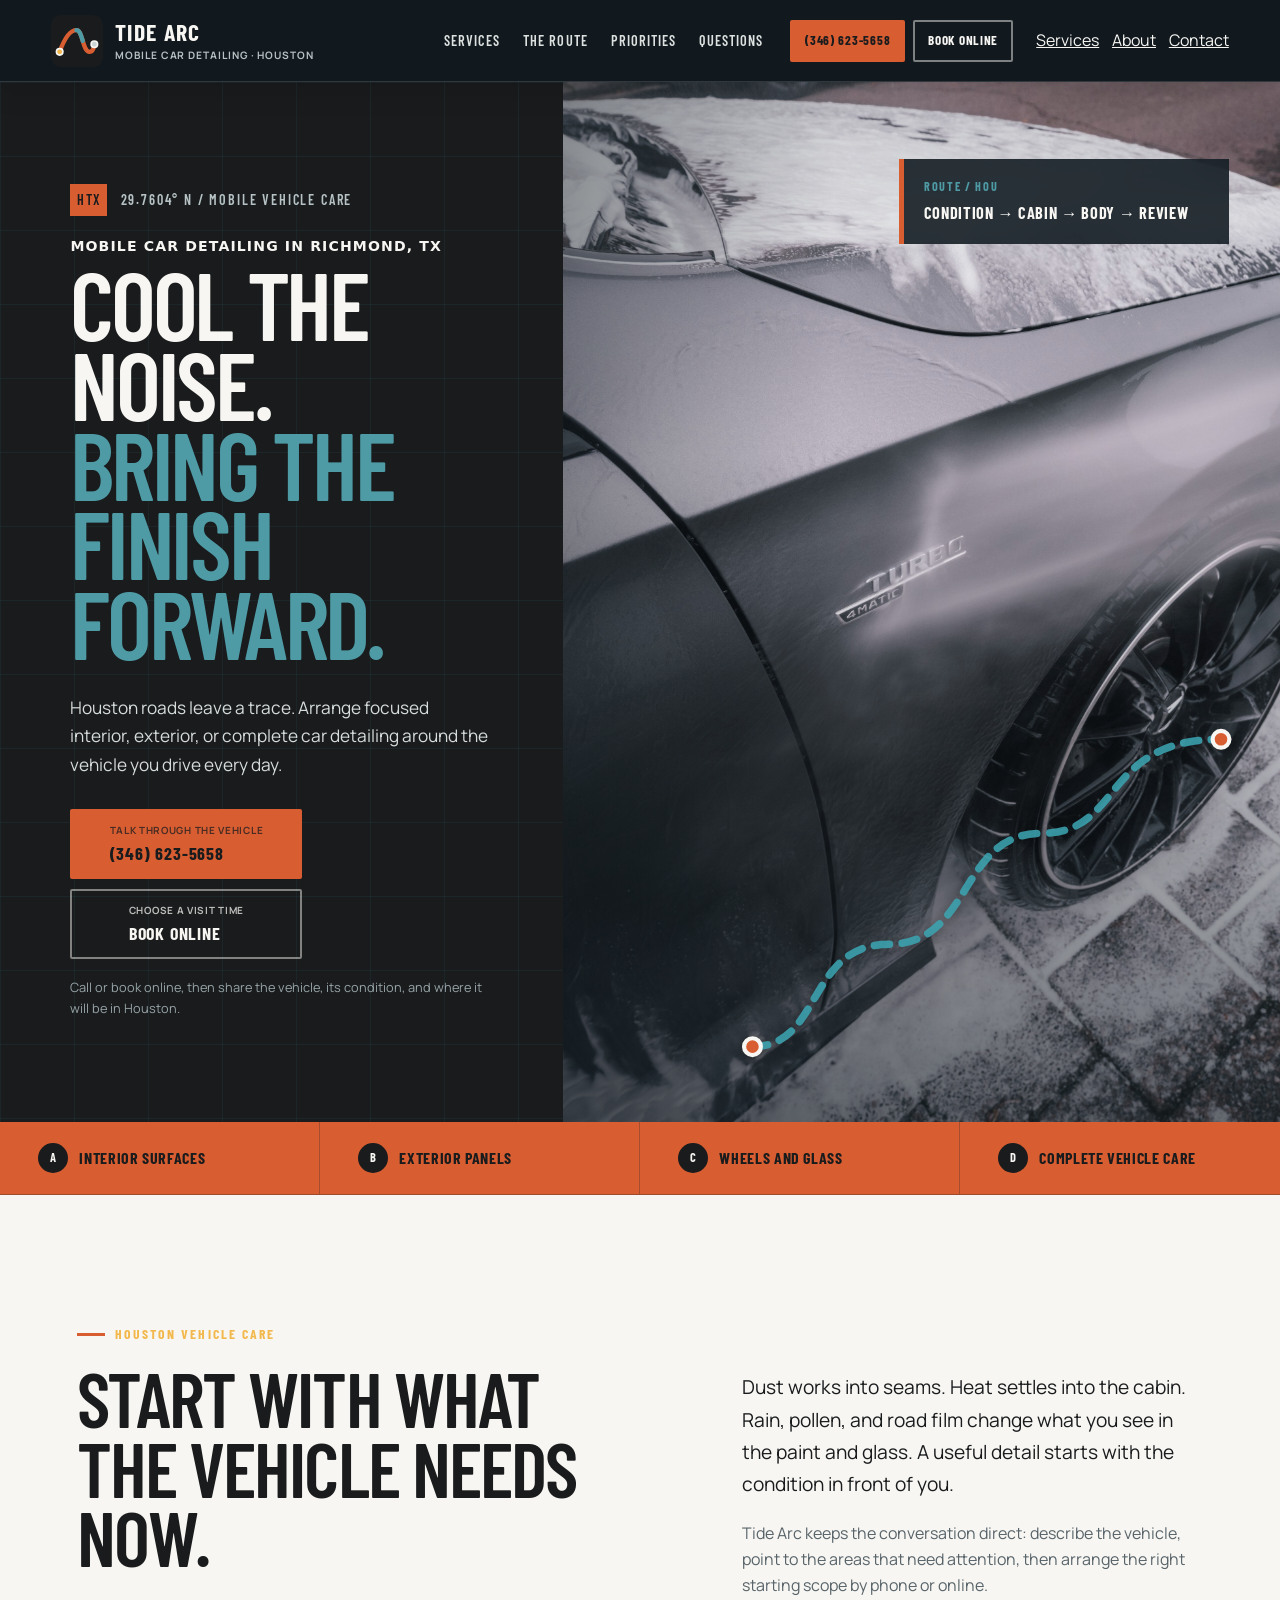
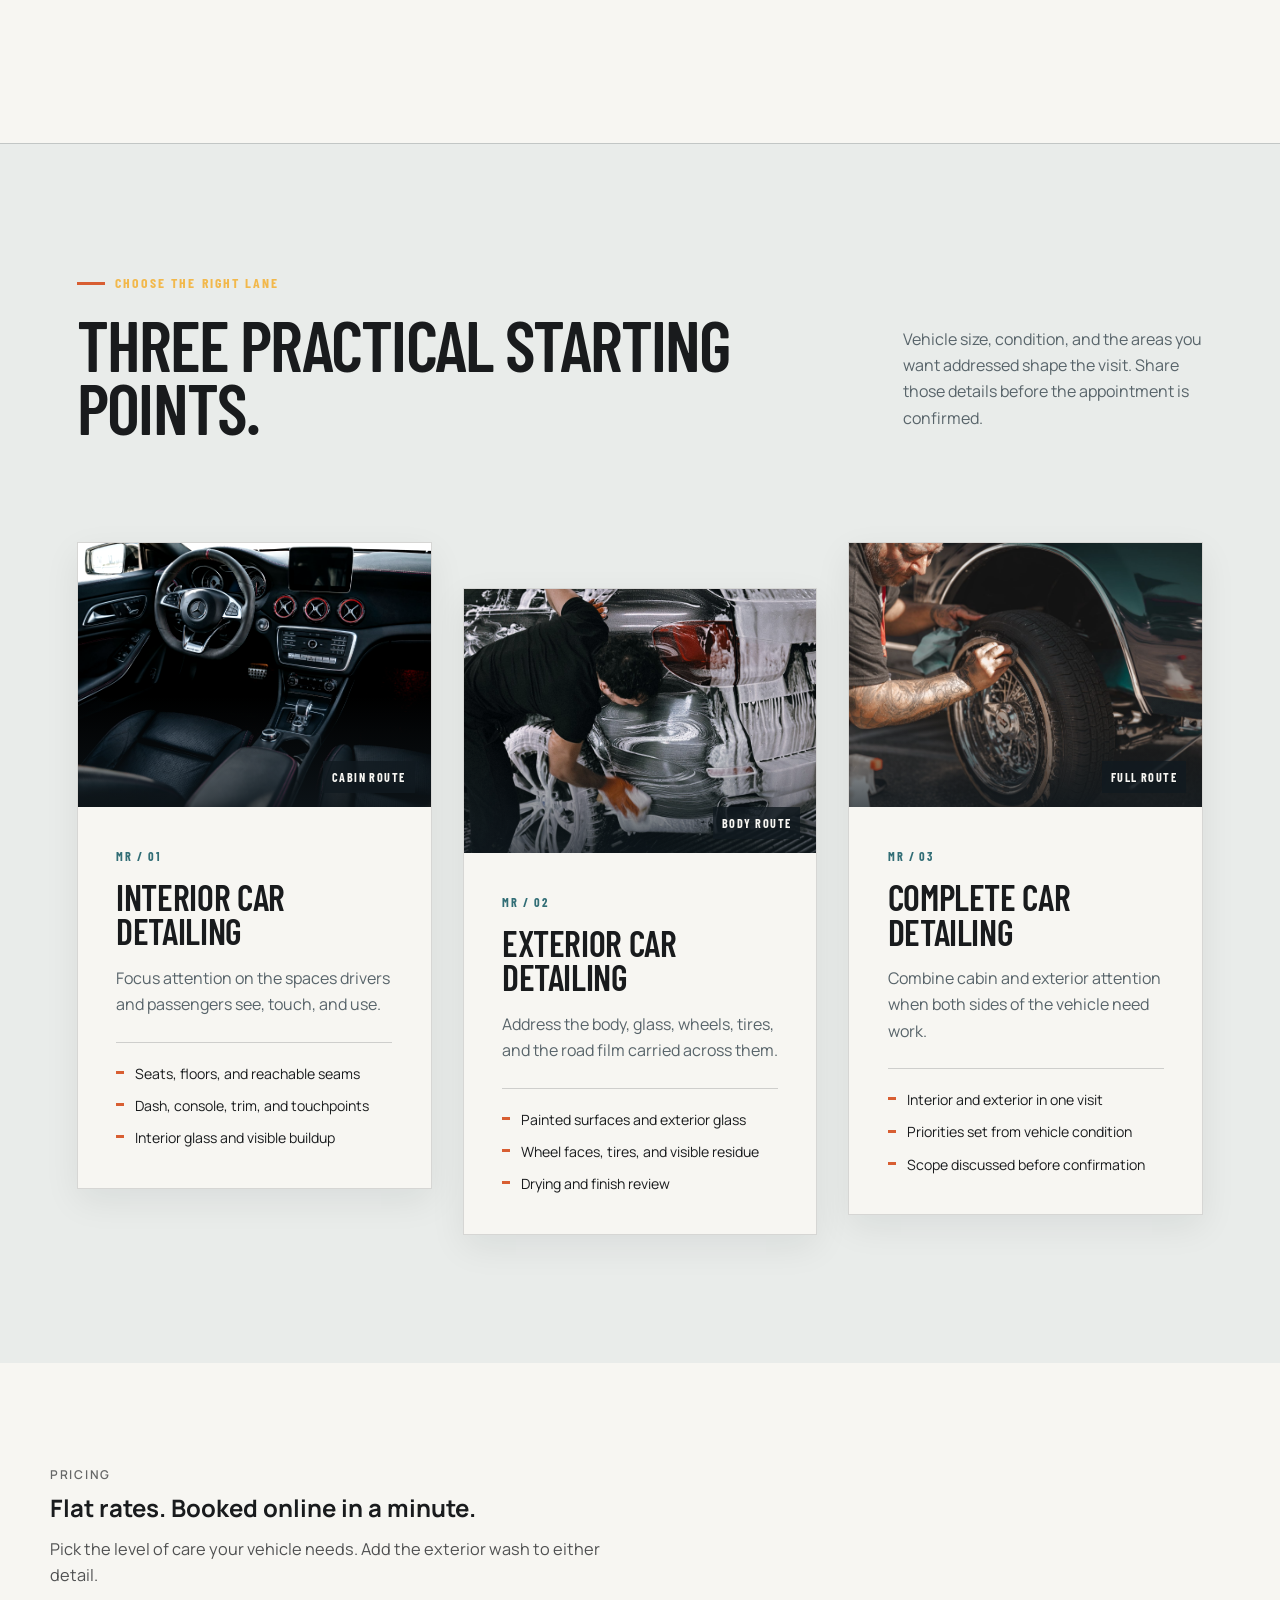
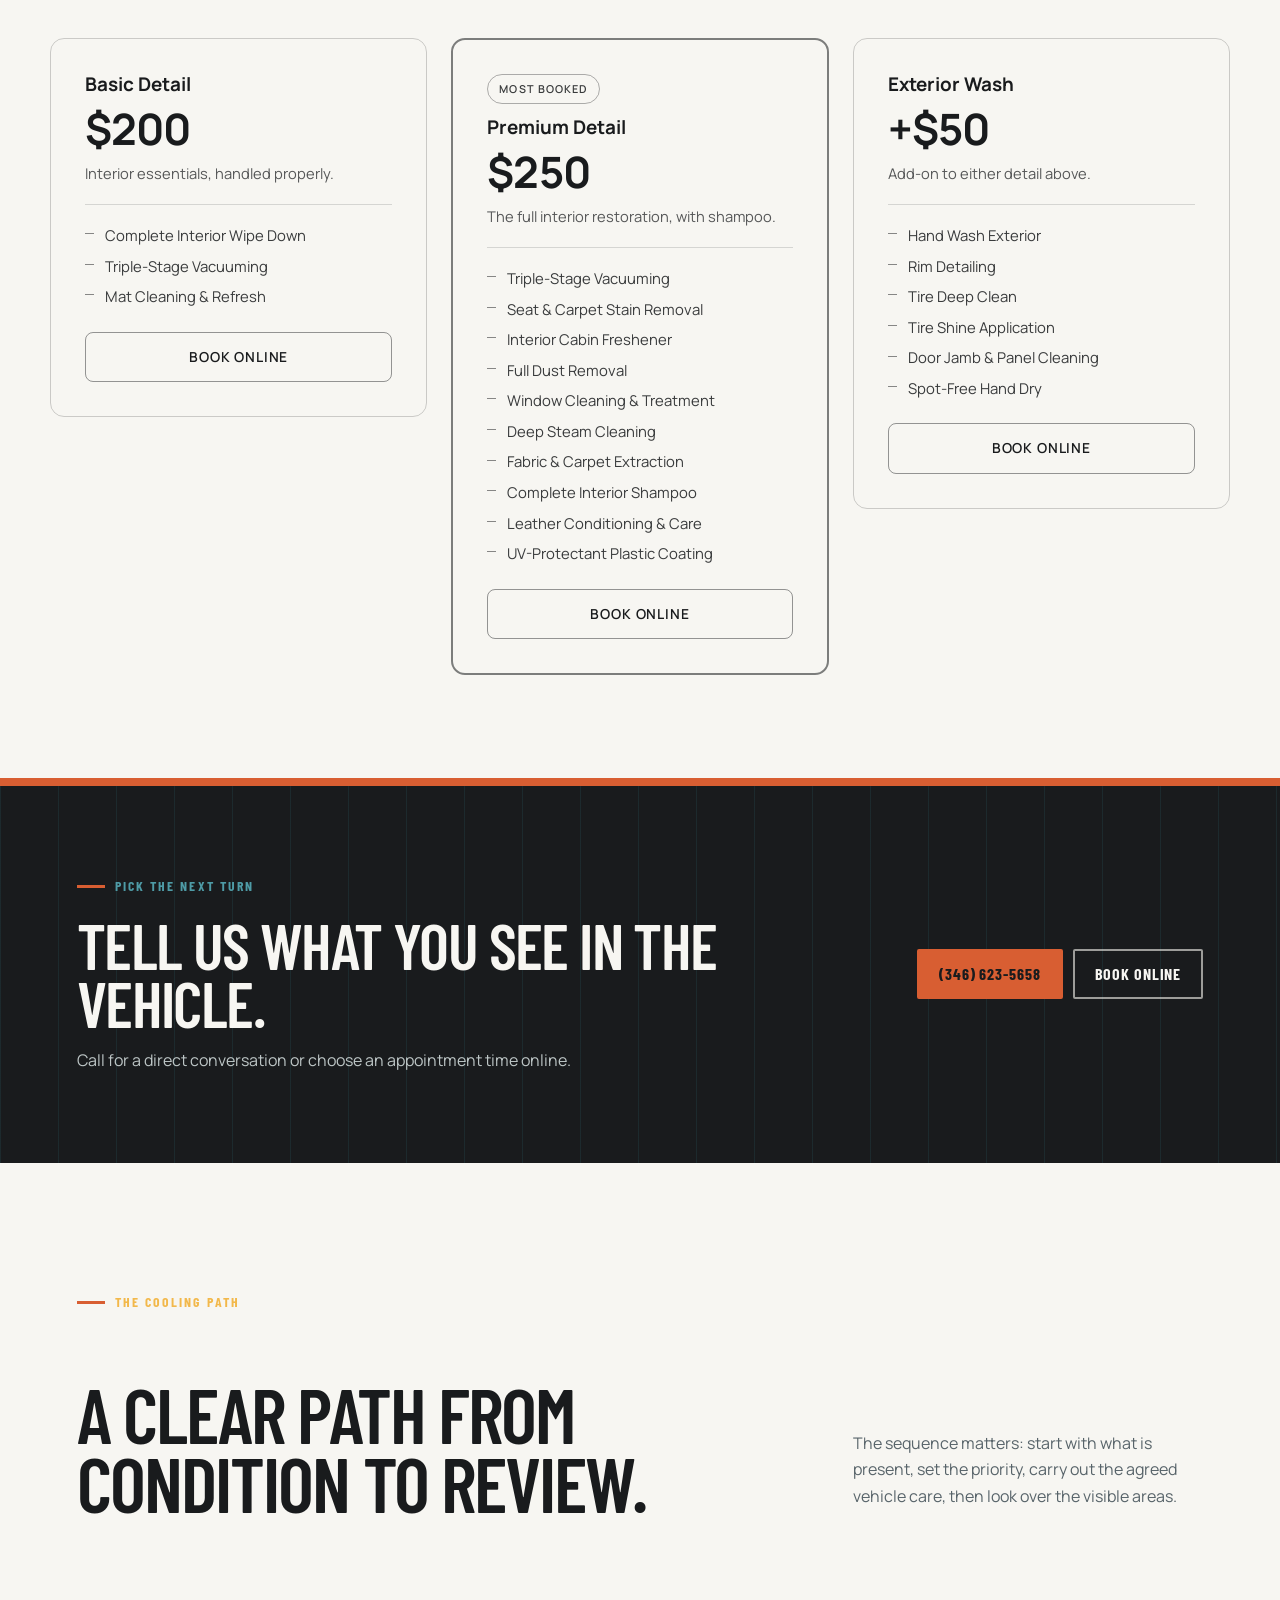
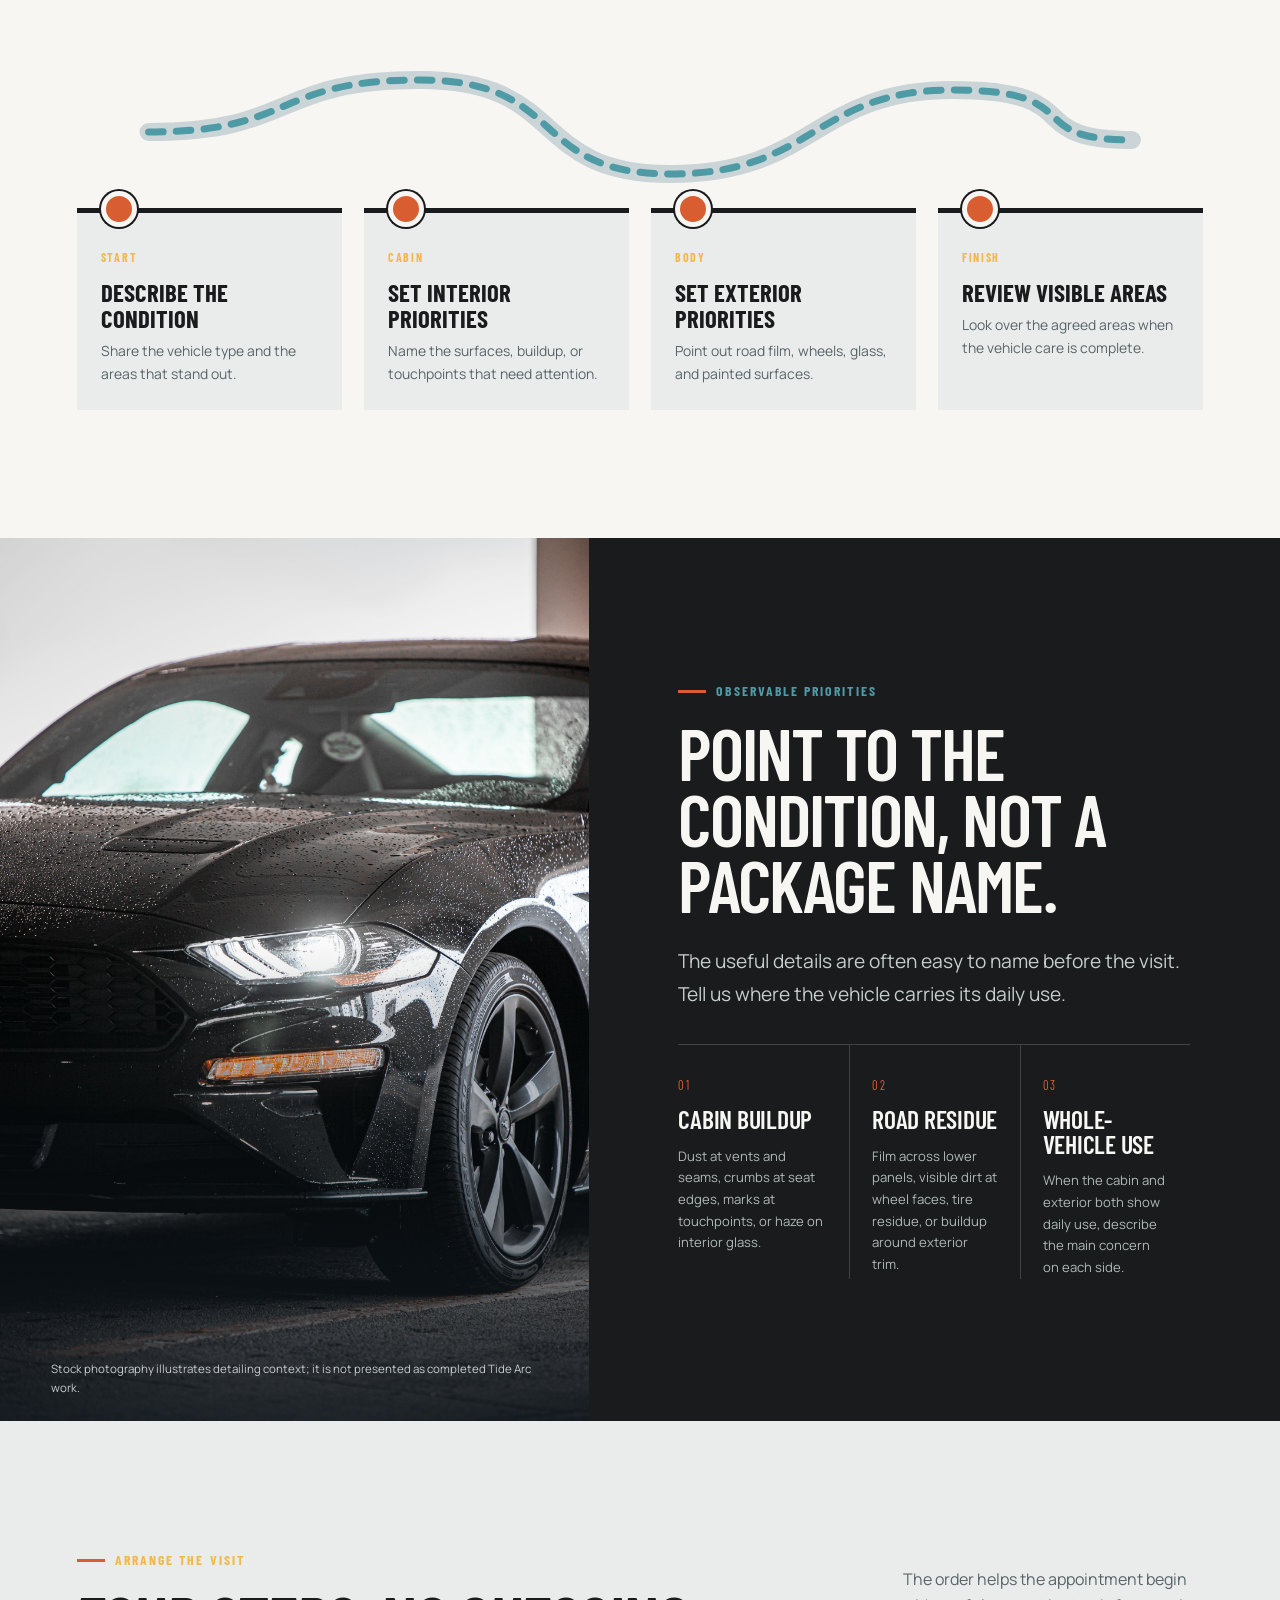
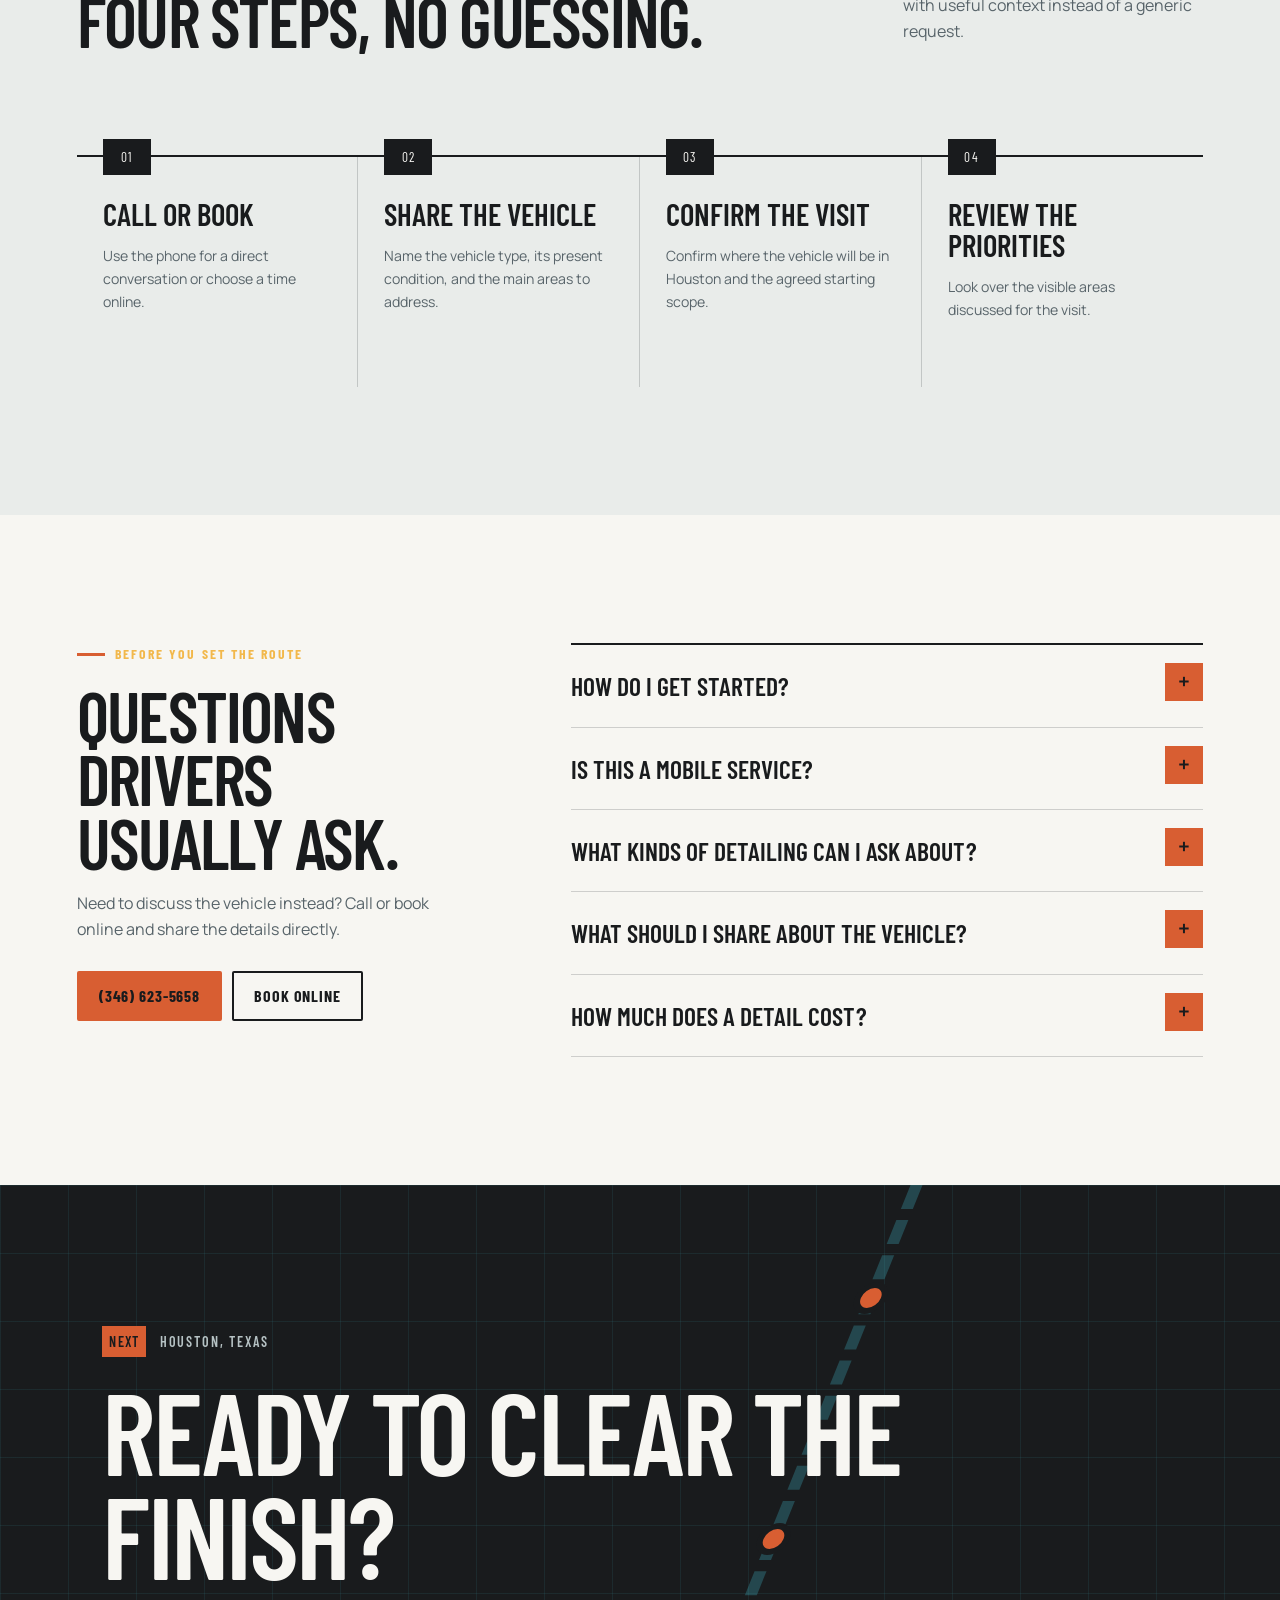
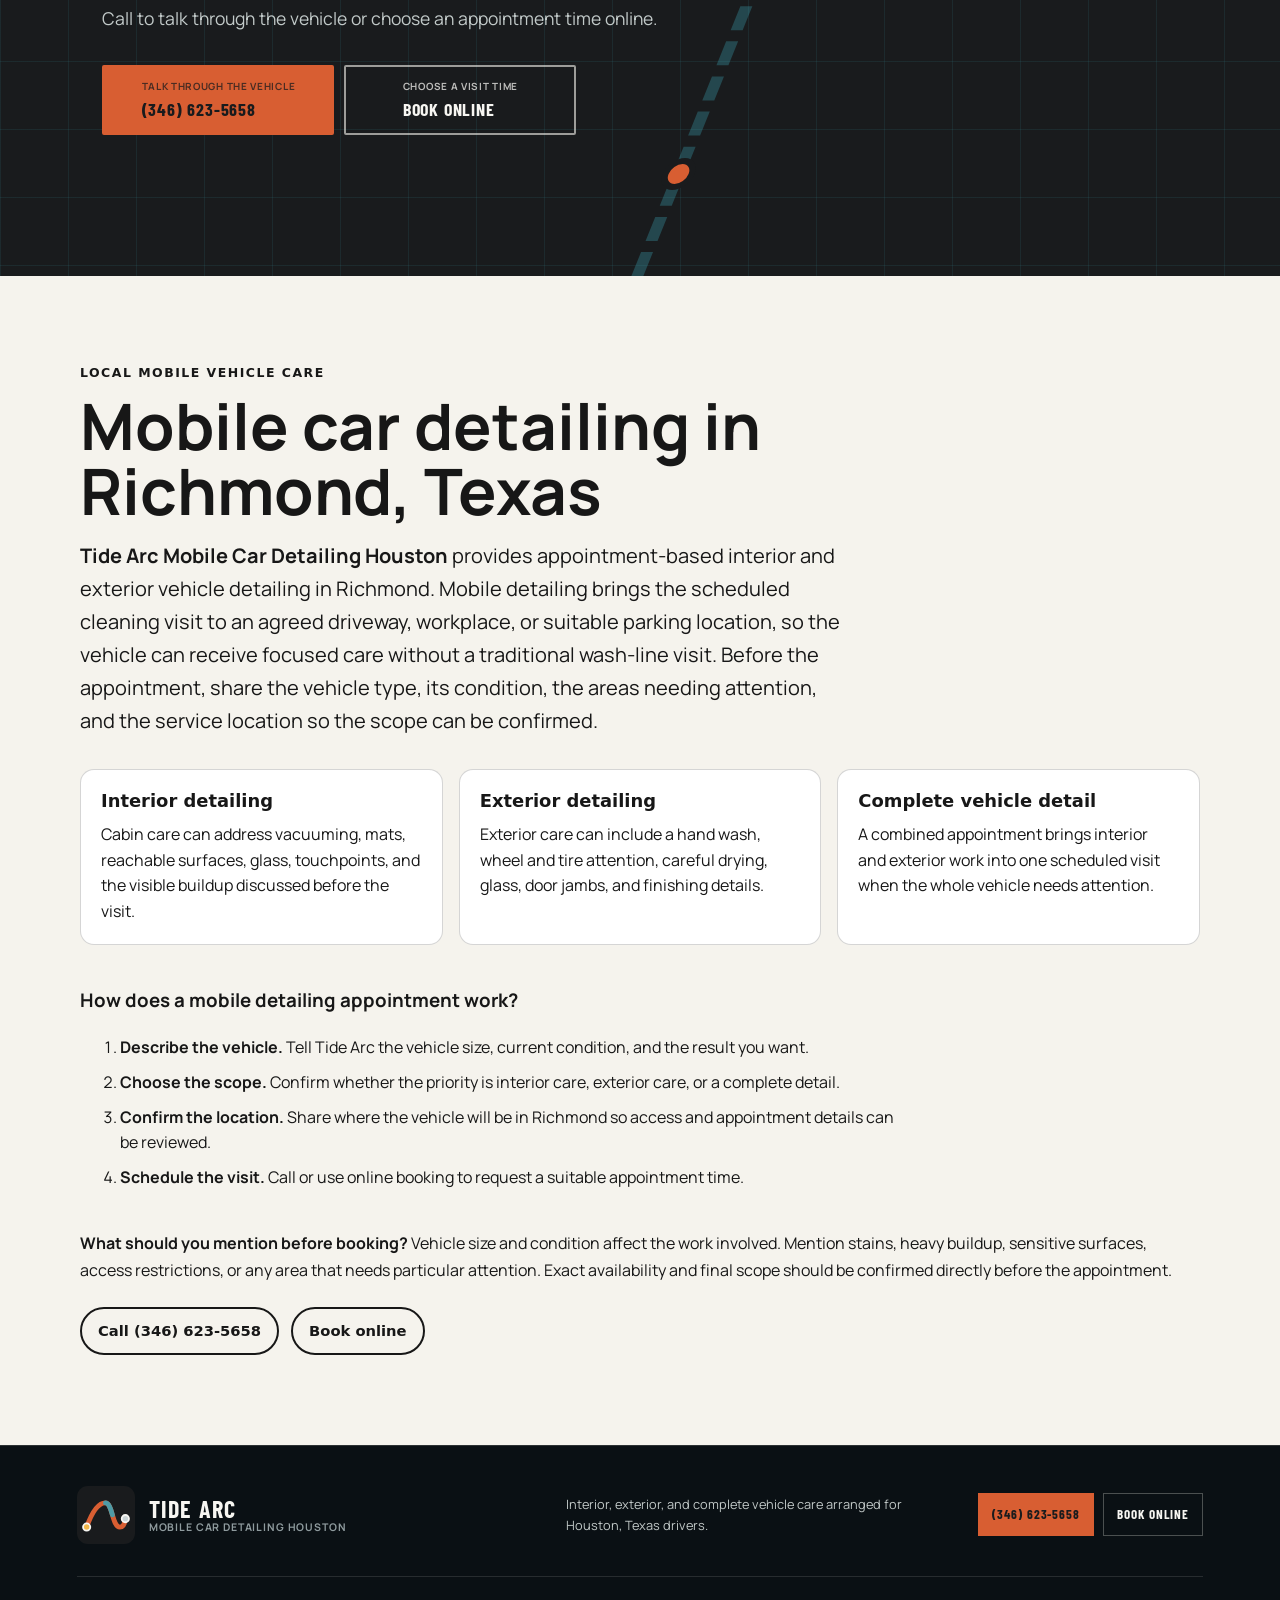
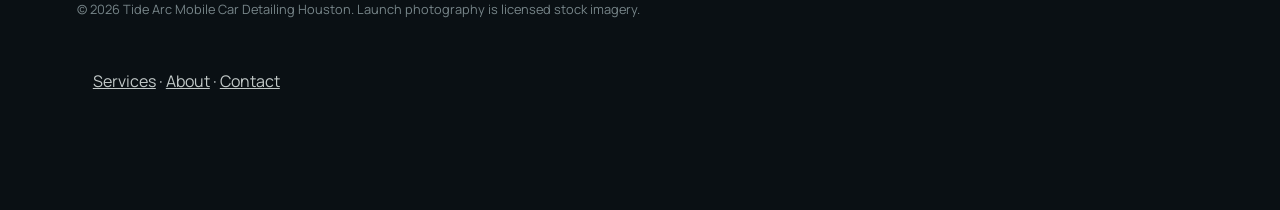
<file: index.html>
<!doctype html>
<html lang="en">
<head>
  <meta charset="utf-8">
  <meta name="viewport" content="width=device-width, initial-scale=1">
  <title>Mobile Car Detailing in Richmond, TX | Tide Arc</title>
  <meta name="theme-color" content="#191b1d">
  <link rel="canonical" href="https://tidearc.shop/">
  <link rel="icon" href="/assets/favicon.svg" type="image/svg+xml">
  <link rel="preconnect" href="https://fonts.googleapis.com">
  <link rel="preconnect" href="https://fonts.gstatic.com" crossorigin>
  <link href="https://fonts.googleapis.com/css2?family=Barlow+Condensed:wght@500;600;700&family=Manrope:wght@400;500;600;700&display=swap" rel="stylesheet">
  <link rel="preload" href="/assets/hero-route.jpg" as="image">
  <link rel="stylesheet" href="/styles.css">
  <script type="application/ld+json">
{
  "@context": "https://schema.org",
  "@type": "AutomotiveBusiness",
  "name": "Tide Arc Mobile Car Detailing Houston",
  "url": "https://tidearc.shop/",
  "telephone": "+1 346-623-5658",
  "address": {
    "@type": "PostalAddress",
    "streetAddress": "1421 FM359",
    "addressLocality": "Richmond",
    "addressRegion": "TX",
    "postalCode": "77406",
    "addressCountry": "US"
  },
  "description": "Mobile car detailing in Houston, Texas with interior, exterior, and complete vehicle care appointments.",
  "areaServed": {
    "@type": "City",
    "name": "Richmond",
    "containedInPlace": {
      "@type": "State",
      "name": "Texas"
    }
  },
  "hasOfferCatalog": {
    "@type": "OfferCatalog",
    "name": "Car detailing services",
    "itemListElement": [
      {
        "@type": "Offer",
        "itemOffered": {
          "@type": "Service",
          "name": "Interior car detailing"
        }
      },
      {
        "@type": "Offer",
        "itemOffered": {
          "@type": "Service",
          "name": "Exterior car detailing"
        }
      },
      {
        "@type": "Offer",
        "itemOffered": {
          "@type": "Service",
          "name": "Complete car detailing"
        }
      }
    ]
  },
  "priceRange": "$200-$250",
  "makesOffer": [
    {
      "@type": "Offer",
      "name": "Basic Detail",
      "price": "200",
      "priceCurrency": "USD",
      "availability": "https://schema.org/InStock",
      "itemOffered": {
        "@type": "Service",
        "name": "Basic Detail",
        "description": "Interior essentials: complete interior wipe down, triple-stage vacuuming, and mat cleaning and refresh."
      }
    },
    {
      "@type": "Offer",
      "name": "Premium Detail",
      "price": "250",
      "priceCurrency": "USD",
      "availability": "https://schema.org/InStock",
      "itemOffered": {
        "@type": "Service",
        "name": "Premium Detail",
        "description": "The full interior restoration, including complete interior shampoo, deep steam cleaning, fabric and carpet extraction, and leather conditioning."
      }
    },
    {
      "@type": "Offer",
      "name": "Exterior Wash",
      "price": "50",
      "priceCurrency": "USD",
      "availability": "https://schema.org/InStock",
      "itemOffered": {
        "@type": "Service",
        "name": "Exterior Wash",
        "description": "Add-on exterior wash: hand wash, rim detailing, tire deep clean and shine, door jamb cleaning, and spot-free hand dry."
      }
    }
  ],
  "@id": "https://tidearc.shop/#business",
  "geo": {
    "@type": "GeoCoordinates",
    "latitude": 29.626648549045,
    "longitude": -95.753265552415
  },
  "image": "https://tidearc.shop/assets/hero-route.jpg",
  "contactPoint": {
    "@type": "ContactPoint",
    "telephone": "+1 346-623-5658",
    "contactType": "customer service",
    "areaServed": "US-TX",
    "availableLanguage": "English"
  }
}
    </script>
<!-- SEO-GEO:START -->
  <meta name="description" content="Mobile car detailing in Richmond, TX from Tide Arc, with interior cleaning, exterior hand washing, and complete details. Call or book online.">
  <meta name="robots" content="index, follow, max-image-preview:large, max-snippet:-1, max-video-preview:-1">
  <meta property="og:locale" content="en_US">
  <meta property="og:type" content="website">
  <meta property="og:site_name" content="Tide Arc">
  <meta property="og:title" content="Mobile Car Detailing in Richmond, TX | Tide Arc">
  <meta property="og:description" content="Mobile car detailing in Richmond, TX from Tide Arc, with interior cleaning, exterior hand washing, and complete details. Call or book online.">
  <meta property="og:url" content="https://tidearc.shop/">
  <meta property="og:image" content="https://tidearc.shop/assets/hero-route.jpg">
  <meta name="twitter:image" content="https://tidearc.shop/assets/hero-route.jpg">
  <meta name="twitter:card" content="summary_large_image">
  <meta name="twitter:title" content="Mobile Car Detailing in Richmond, TX | Tide Arc">
  <meta name="twitter:description" content="Mobile car detailing in Richmond, TX from Tide Arc, with interior cleaning, exterior hand washing, and complete details. Call or book online.">
  <style id="seo-geo-styles">
    .seo-local-intent { display:block; margin:0 0 .55rem; font:700 clamp(.78rem,1.1vw,.95rem)/1.2 system-ui,sans-serif; letter-spacing:.08em; text-transform:uppercase; }
    .seo-geo-section { background:#f5f3ed; color:#171717; padding:clamp(3.5rem,7vw,6.5rem) clamp(1.25rem,5vw,5rem); }
    .seo-geo-inner { width:min(1120px,100%); margin:0 auto; }
    .seo-geo-kicker { margin:0 0 .75rem; font:700 .78rem/1.2 system-ui,sans-serif; letter-spacing:.12em; text-transform:uppercase; }
    .seo-geo-section h2 { max-width:22ch; margin:0 0 1rem; color:inherit; font-size:clamp(2rem,5vw,4rem); line-height:1.02; }
    .seo-geo-answer { max-width:760px; margin:0 0 2rem; font-size:clamp(1.05rem,2vw,1.25rem); line-height:1.65; }
    .seo-geo-grid { display:grid; grid-template-columns:repeat(3,minmax(0,1fr)); gap:1rem; margin:2rem 0; }
    .seo-geo-card { border:1px solid rgba(23,23,23,.18); border-radius:14px; padding:1.25rem; background:#fff; }
    .seo-geo-card h3 { margin:0 0 .6rem; color:inherit; font:700 1.12rem/1.25 system-ui,sans-serif; }
    .seo-geo-card p { margin:0; line-height:1.6; }
    .seo-geo-steps { max-width:820px; margin:2.5rem 0; }
    .seo-geo-steps li { margin:.65rem 0; line-height:1.55; }
    .seo-geo-actions { display:flex; flex-wrap:wrap; gap:.75rem; margin-top:1.5rem; }
    .seo-geo-action { display:inline-flex; align-items:center; min-height:48px; padding:.75rem 1rem; border:2px solid currentColor; border-radius:999px; color:inherit; font:700 .92rem/1 system-ui,sans-serif; text-decoration:none; }
    @media (max-width:760px) { .seo-geo-grid { grid-template-columns:1fr; } }
  </style>
<!-- SEO-GEO:END -->
  <script id="seo-geo-entity-schema" type="application/ld+json">
{
  "@context": "https://schema.org",
  "@graph": [
    {
      "@type": "WebSite",
      "@id": "https://tidearc.shop/#website",
      "url": "https://tidearc.shop/",
      "name": "Tide Arc Mobile Car Detailing Houston",
      "inLanguage": "en-US",
      "publisher": {
        "@id": "https://tidearc.shop/#business"
      }
    },
    {
      "@type": "Service",
      "@id": "https://tidearc.shop/#mobile-car-detailing",
      "name": "Mobile Car Detailing in Richmond, Texas",
      "serviceType": "Mobile car detailing",
      "provider": {
        "@id": "https://tidearc.shop/#business"
      },
      "areaServed": {
        "@type": "City",
        "name": "Richmond",
        "containedInPlace": {
          "@type": "State",
          "name": "Texas"
        }
      },
      "url": "https://tidearc.shop/#services"
    }
  ]
}
  </script>
<style id="SEO-NEXT-NAV-CSS">.seo-next-nav{display:flex;gap:.8rem;flex-wrap:wrap}.seo-next-footer-nav{padding:1rem}.seo-next-footer-nav a{color:inherit}</style></head>
<body>
  <a class="skip-link" href="#main">Skip to content</a>

  <header class="site-header" data-header>
    <a class="brand" href="#top" aria-label="Tide Arc home">
      <img src="/assets/logo.svg" width="52" height="52" alt="">
      <span class="brand-words">
        <strong>Tide Arc</strong>
        <small>Mobile Car Detailing · Houston</small>
      </span>
    </a>

    <button class="menu-toggle" type="button" aria-expanded="false" aria-controls="site-nav">
      <span class="sr-only">Open menu</span>
      <i></i><i></i><i></i>
    </button>

    <nav class="site-nav" id="site-nav" aria-label="Primary navigation">
      <a href="#services">Services</a>
      <a href="#route">The route</a>
      <a href="#priorities">Priorities</a>
      <a href="#questions">Questions</a>
      <div class="nav-actions">
        <a class="button button-call button-small" href="tel:+13466235658">(346) 623-5658</a>
        <a class="button button-book button-small" href="https://cal.com/sumitdatta/auto-detail-service">Book online</a>
      </div>
    <!-- SEO-NEXT-NAV:START --><div class="seo-next-nav" aria-label="Expanded site pages"><a href="/services/">Services</a><a href="/about/">About</a><a href="/contact/">Contact</a></div><!-- SEO-NEXT-NAV:END --></nav>
  </header>

  <main id="main">
    <section class="hero" id="top">
      <div class="hero-copy">
        <p class="coordinate"><span>HTX</span> 29.7604° N / Mobile vehicle care</p>
        <h1><span class="seo-local-intent" data-seo-local-intent>Mobile Car Detailing in Richmond, TX</span>Cool the noise. <em>Bring the finish forward.</em></h1>
        <p class="hero-lede">Houston roads leave a trace. Arrange focused interior, exterior, or complete car detailing around the vehicle you drive every day.</p>
        <div class="action-pair hero-actions">
          <a class="button button-call button-large" href="tel:+13466235658">
            <span>Talk through the vehicle</span>
            <strong>(346) 623-5658</strong>
          </a>
          <a class="button button-book button-large" href="https://cal.com/sumitdatta/auto-detail-service">
            <span>Choose a visit time</span>
            <strong>Book online</strong>
          </a>
        </div>
        <p class="microcopy">Call or book online, then share the vehicle, its condition, and where it will be in Houston.</p>
      </div>

      <div class="hero-image" role="img" aria-label="A vehicle covered in foam during an exterior wash">
        <div class="hero-image-scrim"></div>
        <div class="hero-map-card" aria-hidden="true">
          <span>ROUTE / HOU</span>
          <strong>Condition → Cabin → Body → Review</strong>
        </div>
        <svg class="hero-route-line" viewBox="0 0 700 560" aria-hidden="true">
          <path d="M72 470 C156 470 136 348 235 348 S318 216 416 216 S487 104 630 104"/>
          <circle cx="72" cy="470" r="10"/>
          <circle cx="630" cy="104" r="10"/>
        </svg>
      </div>
    </section>

    <section class="road-strip" aria-label="Service focus">
      <p><span>A</span> Interior surfaces</p>
      <p><span>B</span> Exterior panels</p>
      <p><span>C</span> Wheels and glass</p>
      <p><span>D</span> Complete vehicle care</p>
    </section>

    <section class="section intro" aria-labelledby="intro-title">
      <div class="section-label">Houston vehicle care</div>
      <div class="intro-grid">
        <h2 id="intro-title">Start with what the vehicle needs now.</h2>
        <div class="intro-copy">
          <p class="lead">Dust works into seams. Heat settles into the cabin. Rain, pollen, and road film change what you see in the paint and glass. A useful detail starts with the condition in front of you.</p>
          <p>Tide Arc keeps the conversation direct: describe the vehicle, point to the areas that need attention, then arrange the right starting scope by phone or online.</p>
        </div>
      </div>
    </section>

    <section class="section services" id="services" aria-labelledby="services-title">
      <div class="section-heading">
        <div>
          <p class="section-kicker">Choose the right lane</p>
          <h2 id="services-title">Three practical starting points.</h2>
        </div>
        <p>Vehicle size, condition, and the areas you want addressed shape the visit. Share those details before the appointment is confirmed.</p>
      </div>

      <div class="service-grid">
        <article class="service-card">
          <div class="service-photo">
            <img src="/assets/service-interior.jpg" alt="A vehicle interior receiving careful surface cleaning" loading="lazy">
            <span>Cabin route</span>
          </div>
          <div class="service-content">
            <p class="service-code">MR / 01</p>
            <h3>Interior car detailing</h3>
            <p>Focus attention on the spaces drivers and passengers see, touch, and use.</p>
            <ul>
              <li>Seats, floors, and reachable seams</li>
              <li>Dash, console, trim, and touchpoints</li>
              <li>Interior glass and visible buildup</li>
            </ul>
          </div>
        </article>

        <article class="service-card service-card-offset">
          <div class="service-photo">
            <img src="/assets/service-foam.jpg" alt="A dark car covered with wash foam" loading="lazy">
            <span>Body route</span>
          </div>
          <div class="service-content">
            <p class="service-code">MR / 02</p>
            <h3>Exterior car detailing</h3>
            <p>Address the body, glass, wheels, tires, and the road film carried across them.</p>
            <ul>
              <li>Painted surfaces and exterior glass</li>
              <li>Wheel faces, tires, and visible residue</li>
              <li>Drying and finish review</li>
            </ul>
          </div>
        </article>

        <article class="service-card">
          <div class="service-photo">
            <img src="/assets/service-wheel.jpg" alt="A vehicle wheel covered with cleaning foam" loading="lazy">
            <span>Full route</span>
          </div>
          <div class="service-content">
            <p class="service-code">MR / 03</p>
            <h3>Complete car detailing</h3>
            <p>Combine cabin and exterior attention when both sides of the vehicle need work.</p>
            <ul>
              <li>Interior and exterior in one visit</li>
              <li>Priorities set from vehicle condition</li>
              <li>Scope discussed before confirmation</li>
            </ul>
          </div>
        </article>
      </div>
    </section>

    <section class="rates" id="pricing" aria-labelledby="pricing-title">
      <div class="rates-shell">
        <div class="rates-head">
          <p class="rates-eyebrow">Pricing</p>
          <h2 id="pricing-title">Flat rates. Booked online in a minute.</h2>
          <p class="rates-intro">Pick the level of care your vehicle needs. Add the exterior wash to either detail.</p>
        </div>

        <div class="rate-grid">
          <article class="rate-card">
            <h3>Basic Detail</h3>
            <p class="rate-figure">$200</p>
            <p class="rate-note">Interior essentials, handled properly.</p>
            <ul class="rate-list">
              <li>Complete Interior Wipe Down</li>
              <li>Triple-Stage Vacuuming</li>
              <li>Mat Cleaning &amp; Refresh</li>
            </ul>
            <a class="rate-cta" href="https://cal.com/sumitdatta/auto-detail-service" target="_blank" rel="noopener">Book Online</a>
          </article>
          <article class="rate-card rate-card-featured">
            <span class="rate-badge">Most booked</span>
            <h3>Premium Detail</h3>
            <p class="rate-figure">$250</p>
            <p class="rate-note">The full interior restoration, with shampoo.</p>
            <ul class="rate-list">
              <li>Triple-Stage Vacuuming</li>
              <li>Seat &amp; Carpet Stain Removal</li>
              <li>Interior Cabin Freshener</li>
              <li>Full Dust Removal</li>
              <li>Window Cleaning &amp; Treatment</li>
              <li>Deep Steam Cleaning</li>
              <li>Fabric &amp; Carpet Extraction</li>
              <li>Complete Interior Shampoo</li>
              <li>Leather Conditioning &amp; Care</li>
              <li>UV-Protectant Plastic Coating</li>
            </ul>
            <a class="rate-cta" href="https://cal.com/sumitdatta/auto-detail-service" target="_blank" rel="noopener">Book Online</a>
          </article>
          <article class="rate-card">
            <h3>Exterior Wash</h3>
            <p class="rate-figure">+$50</p>
            <p class="rate-note">Add-on to either detail above.</p>
            <ul class="rate-list">
              <li>Hand Wash Exterior</li>
              <li>Rim Detailing</li>
              <li>Tire Deep Clean</li>
              <li>Tire Shine Application</li>
              <li>Door Jamb &amp; Panel Cleaning</li>
              <li>Spot-Free Hand Dry</li>
            </ul>
            <a class="rate-cta" href="https://cal.com/sumitdatta/auto-detail-service" target="_blank" rel="noopener">Book Online</a>
          </article>
        </div>
      </div>
    </section>


    <section class="route-callout" aria-label="Contact Tide Arc">
      <div>
        <p class="section-kicker">Pick the next turn</p>
        <h2>Tell us what you see in the vehicle.</h2>
        <p>Call for a direct conversation or choose an appointment time online.</p>
      </div>
      <div class="action-pair">
        <a class="button button-call" href="tel:+13466235658">(346) 623-5658</a>
        <a class="button button-book button-book-light" href="https://cal.com/sumitdatta/auto-detail-service">Book online</a>
      </div>
    </section>

    <section class="section route-section" id="route" aria-labelledby="route-title">
      <div class="route-intro">
        <p class="section-kicker">The cooling path</p>
        <h2 id="route-title">A clear path from condition to review.</h2>
        <p>The sequence matters: start with what is present, set the priority, carry out the agreed vehicle care, then look over the visible areas.</p>
      </div>

      <div class="route-map">
        <svg viewBox="0 0 1100 190" preserveAspectRatio="none" aria-hidden="true">
          <path class="route-base" d="M70 100 C215 100 190 48 335 48 S440 142 580 142 S720 58 855 58 S920 108 1030 108"/>
          <path class="route-progress" d="M70 100 C215 100 190 48 335 48 S440 142 580 142 S720 58 855 58 S920 108 1030 108"/>
        </svg>
        <ol class="waypoints">
          <li>
            <span>Start</span>
            <strong>Describe the condition</strong>
            <p>Share the vehicle type and the areas that stand out.</p>
          </li>
          <li>
            <span>Cabin</span>
            <strong>Set interior priorities</strong>
            <p>Name the surfaces, buildup, or touchpoints that need attention.</p>
          </li>
          <li>
            <span>Body</span>
            <strong>Set exterior priorities</strong>
            <p>Point out road film, wheels, glass, and painted surfaces.</p>
          </li>
          <li>
            <span>Finish</span>
            <strong>Review visible areas</strong>
            <p>Look over the agreed areas when the vehicle care is complete.</p>
          </li>
        </ol>
      </div>
    </section>

    <section class="priorities" id="priorities" aria-labelledby="priorities-title">
      <div class="priority-image">
        <img src="/assets/detail-wet-paint.jpg" alt="Water droplets reflecting light on dark vehicle paint" loading="lazy">
        <p>Stock photography illustrates detailing context; it is not presented as completed Tide Arc work.</p>
      </div>
      <div class="priority-copy">
        <p class="section-kicker">Observable priorities</p>
        <h2 id="priorities-title">Point to the condition, not a package name.</h2>
        <p class="lead">The useful details are often easy to name before the visit. Tell us where the vehicle carries its daily use.</p>
        <div class="priority-list">
          <article>
            <span>01</span>
            <h3>Cabin buildup</h3>
            <p>Dust at vents and seams, crumbs at seat edges, marks at touchpoints, or haze on interior glass.</p>
          </article>
          <article>
            <span>02</span>
            <h3>Road residue</h3>
            <p>Film across lower panels, visible dirt at wheel faces, tire residue, or buildup around exterior trim.</p>
          </article>
          <article>
            <span>03</span>
            <h3>Whole-vehicle use</h3>
            <p>When the cabin and exterior both show daily use, describe the main concern on each side.</p>
          </article>
        </div>
      </div>
    </section>

    <section class="section process" aria-labelledby="process-title">
      <div class="section-heading">
        <div>
          <p class="section-kicker">Arrange the visit</p>
          <h2 id="process-title">Four steps, no guessing.</h2>
        </div>
        <p>The order helps the appointment begin with useful context instead of a generic request.</p>
      </div>
      <ol class="process-grid">
        <li><span>Call or book</span><p>Use the phone for a direct conversation or choose a time online.</p></li>
        <li><span>Share the vehicle</span><p>Name the vehicle type, its present condition, and the main areas to address.</p></li>
        <li><span>Confirm the visit</span><p>Confirm where the vehicle will be in Houston and the agreed starting scope.</p></li>
        <li><span>Review the priorities</span><p>Look over the visible areas discussed for the visit.</p></li>
      </ol>
    </section>

    <section class="section questions" id="questions" aria-labelledby="questions-title">
      <div class="questions-intro">
        <p class="section-kicker">Before you set the route</p>
        <h2 id="questions-title">Questions drivers usually ask.</h2>
        <p>Need to discuss the vehicle instead? Call or book online and share the details directly.</p>
        <div class="action-pair questions-actions">
          <a class="button button-call" href="tel:+13466235658">(346) 623-5658</a>
          <a class="button button-book button-book-dark" href="https://cal.com/sumitdatta/auto-detail-service">Book online</a>
        </div>
      </div>
      <div class="faq-list">
        <details>
          <summary>How do I get started?</summary>
          <p>Call (346) 623-5658 or book online. Share the vehicle type, its condition, the areas that need attention, and where it will be in Houston.</p>
        </details>
        <details>
          <summary>Is this a mobile service?</summary>
          <p>Yes. Tide Arc is built around mobile car detailing in Houston. Confirm the location and visit details when you call or book.</p>
        </details>
        <details>
          <summary>What kinds of detailing can I ask about?</summary>
          <p>Start with interior, exterior, or complete car detailing. The vehicle size, condition, and visible priorities help shape the scope.</p>
        </details>
        <details>
          <summary>What should I share about the vehicle?</summary>
          <p>Share the vehicle type, what you can see now, any areas that need focused attention, and where the vehicle will be for the visit.</p>
        </details>
        <details>
          <summary>How much does a detail cost?</summary>
          <p>The Basic Detail is $200 and covers interior essentials. The Premium Detail is $250 and includes a complete interior shampoo. An Exterior Wash can be added to either for $50. Vehicle size and condition can affect the final scope, so confirm the details when you call or book.</p>
        </details>
      </div>
    </section>

    <section class="final-cta" id="contact">
      <div class="final-route-mark" aria-hidden="true">
        <span></span><span></span><span></span>
      </div>
      <p class="coordinate"><span>NEXT</span> Houston, Texas</p>
      <h2>Ready to clear the finish?</h2>
      <p>Call to talk through the vehicle or choose an appointment time online.</p>
      <div class="action-pair final-actions">
        <a class="button button-call button-large" href="tel:+13466235658">
          <span>Talk through the vehicle</span>
          <strong>(346) 623-5658</strong>
        </a>
        <a class="button button-book button-book-light button-large" href="https://cal.com/sumitdatta/auto-detail-service">
          <span>Choose a visit time</span>
          <strong>Book online</strong>
        </a>
      </div>
    </section>
  <!-- SEO-GEO-LOCAL:START -->
    <section class="seo-geo-section" id="local-detailing" aria-labelledby="local-detailing-title">
      <div class="seo-geo-inner">
        <p class="seo-geo-kicker">Local mobile vehicle care</p>
        <h2 id="local-detailing-title">Mobile car detailing in Richmond, Texas</h2>
        <p class="seo-geo-answer"><strong>Tide Arc Mobile Car Detailing Houston</strong> provides appointment-based interior and exterior vehicle detailing in Richmond. Mobile detailing brings the scheduled cleaning visit to an agreed driveway, workplace, or suitable parking location, so the vehicle can receive focused care without a traditional wash-line visit. Before the appointment, share the vehicle type, its condition, the areas needing attention, and the service location so the scope can be confirmed.</p>

        <div class="seo-geo-grid" aria-label="Available detailing options">
          <article class="seo-geo-card">
            <h3>Interior detailing</h3>
            <p>Cabin care can address vacuuming, mats, reachable surfaces, glass, touchpoints, and the visible buildup discussed before the visit.</p>
          </article>
          <article class="seo-geo-card">
            <h3>Exterior detailing</h3>
            <p>Exterior care can include a hand wash, wheel and tire attention, careful drying, glass, door jambs, and finishing details.</p>
          </article>
          <article class="seo-geo-card">
            <h3>Complete vehicle detail</h3>
            <p>A combined appointment brings interior and exterior work into one scheduled visit when the whole vehicle needs attention.</p>
          </article>
        </div>

        <div class="seo-geo-steps">
          <h3>How does a mobile detailing appointment work?</h3>
          <ol>
            <li><strong>Describe the vehicle.</strong> Tell Tide Arc the vehicle size, current condition, and the result you want.</li>
            <li><strong>Choose the scope.</strong> Confirm whether the priority is interior care, exterior care, or a complete detail.</li>
            <li><strong>Confirm the location.</strong> Share where the vehicle will be in Richmond so access and appointment details can be reviewed.</li>
            <li><strong>Schedule the visit.</strong> Call or use online booking to request a suitable appointment time.</li>
          </ol>
        </div>

        <p><strong>What should you mention before booking?</strong> Vehicle size and condition affect the work involved. Mention stains, heavy buildup, sensitive surfaces, access restrictions, or any area that needs particular attention. Exact availability and final scope should be confirmed directly before the appointment.</p>
        <div class="seo-geo-actions">
          <a class="seo-geo-action" href="tel:+13466235658">Call (346) 623-5658</a>
          <a class="seo-geo-action" href="https://cal.com/sumitdatta/auto-detail-service" target="_blank" rel="noopener">Book online</a>
        </div>
      </div>
    </section>
<!-- SEO-GEO-LOCAL:END -->
  </main>

  <footer class="site-footer">
    <div class="footer-brand">
      <img src="/assets/logo.svg" width="58" height="58" alt="">
      <div><strong>Tide Arc</strong><span>Mobile Car Detailing Houston</span></div>
    </div>
    <p>Interior, exterior, and complete vehicle care arranged for Houston, Texas drivers.</p>
    <div class="footer-actions">
      <a href="tel:+13466235658">(346) 623-5658</a>
      <a href="https://cal.com/sumitdatta/auto-detail-service">Book online</a>
    </div>
    <p class="footer-fine">© <span data-year>2026</span> Tide Arc Mobile Car Detailing Houston. Launch photography is licensed stock imagery.</p>
  <!-- SEO-NEXT-NAV:START --><nav class="seo-next-footer-nav" aria-label="Expanded footer navigation"><a href="/services/">Services</a> · <a href="/about/">About</a> · <a href="/contact/">Contact</a></nav><!-- SEO-NEXT-NAV:END --></footer>

  <div class="mobile-action-bar" aria-label="Contact options">
    <a href="tel:+13466235658"><span>Call</span><strong>(346) 623-5658</strong></a>
    <a href="https://cal.com/sumitdatta/auto-detail-service"><span>Schedule</span><strong>Book online</strong></a>
  </div>

  <script src="/script.js" defer></script>
</body>
</html>
</file>
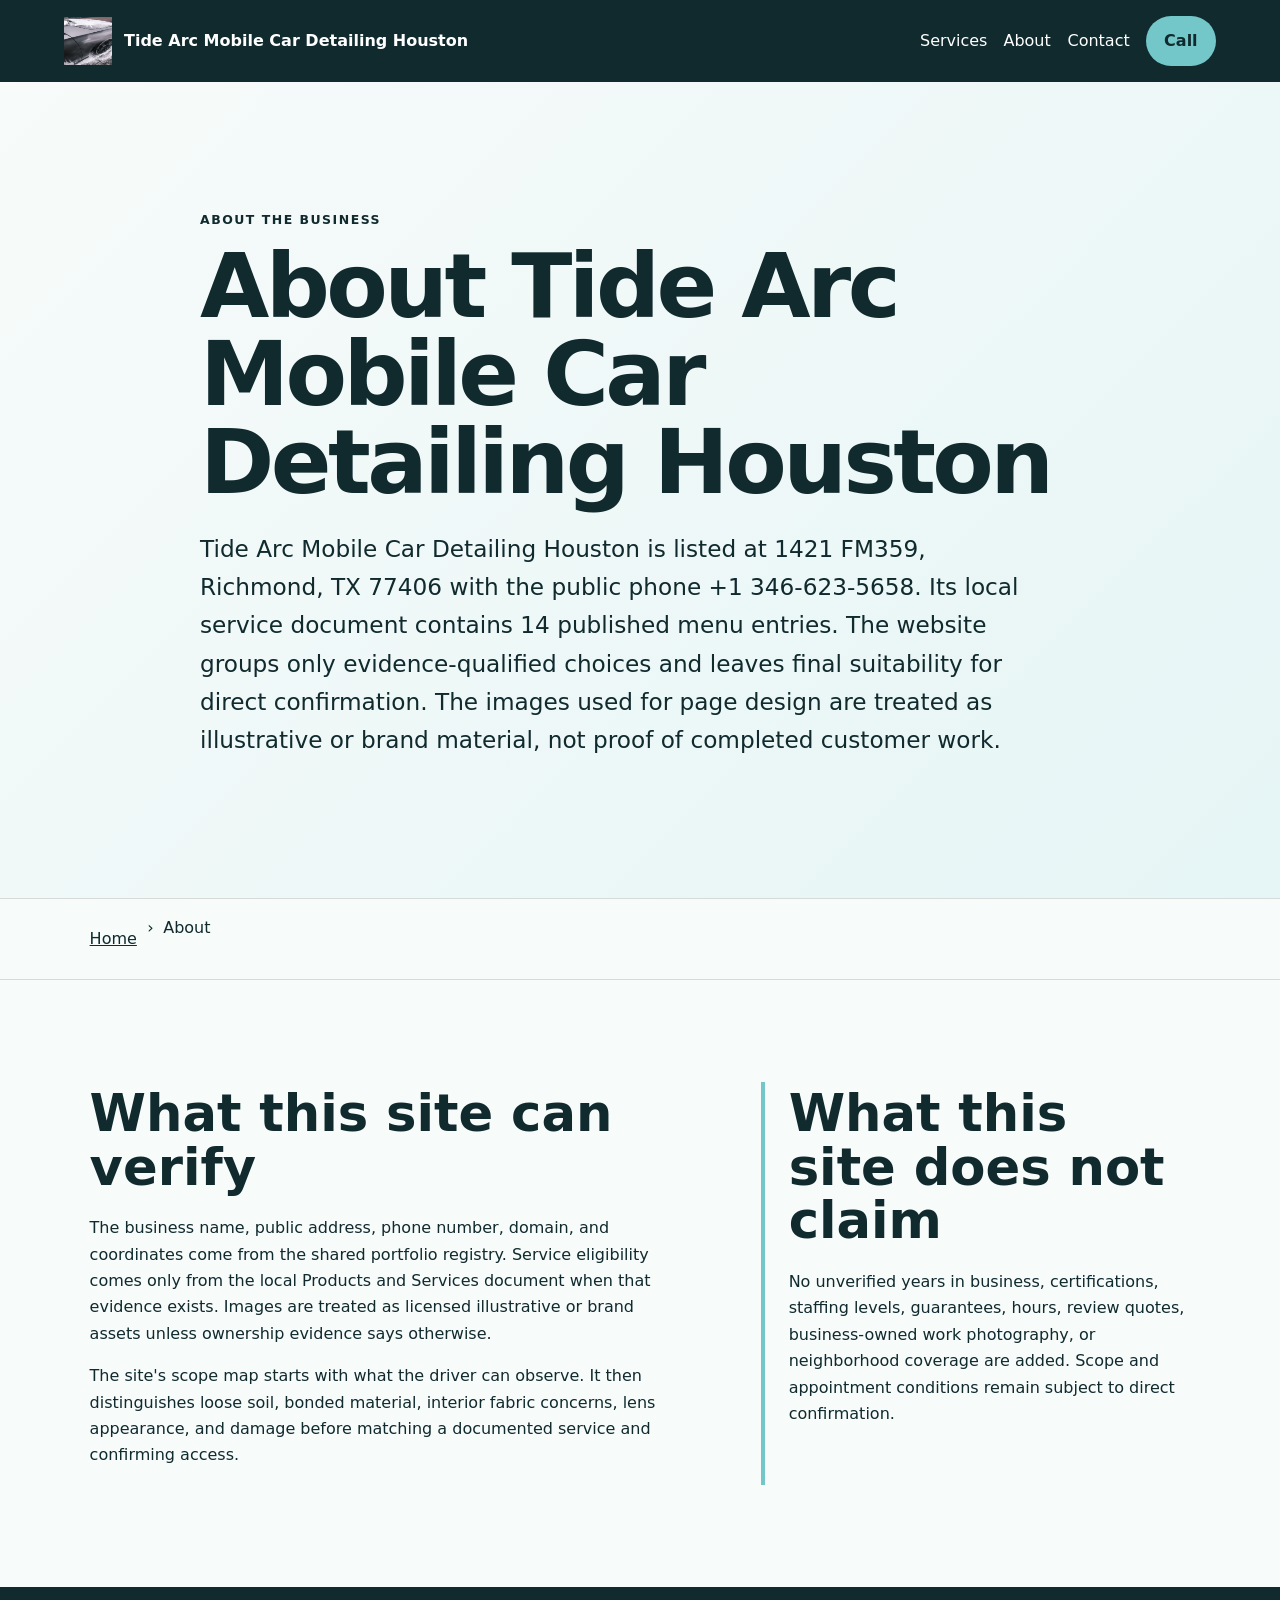
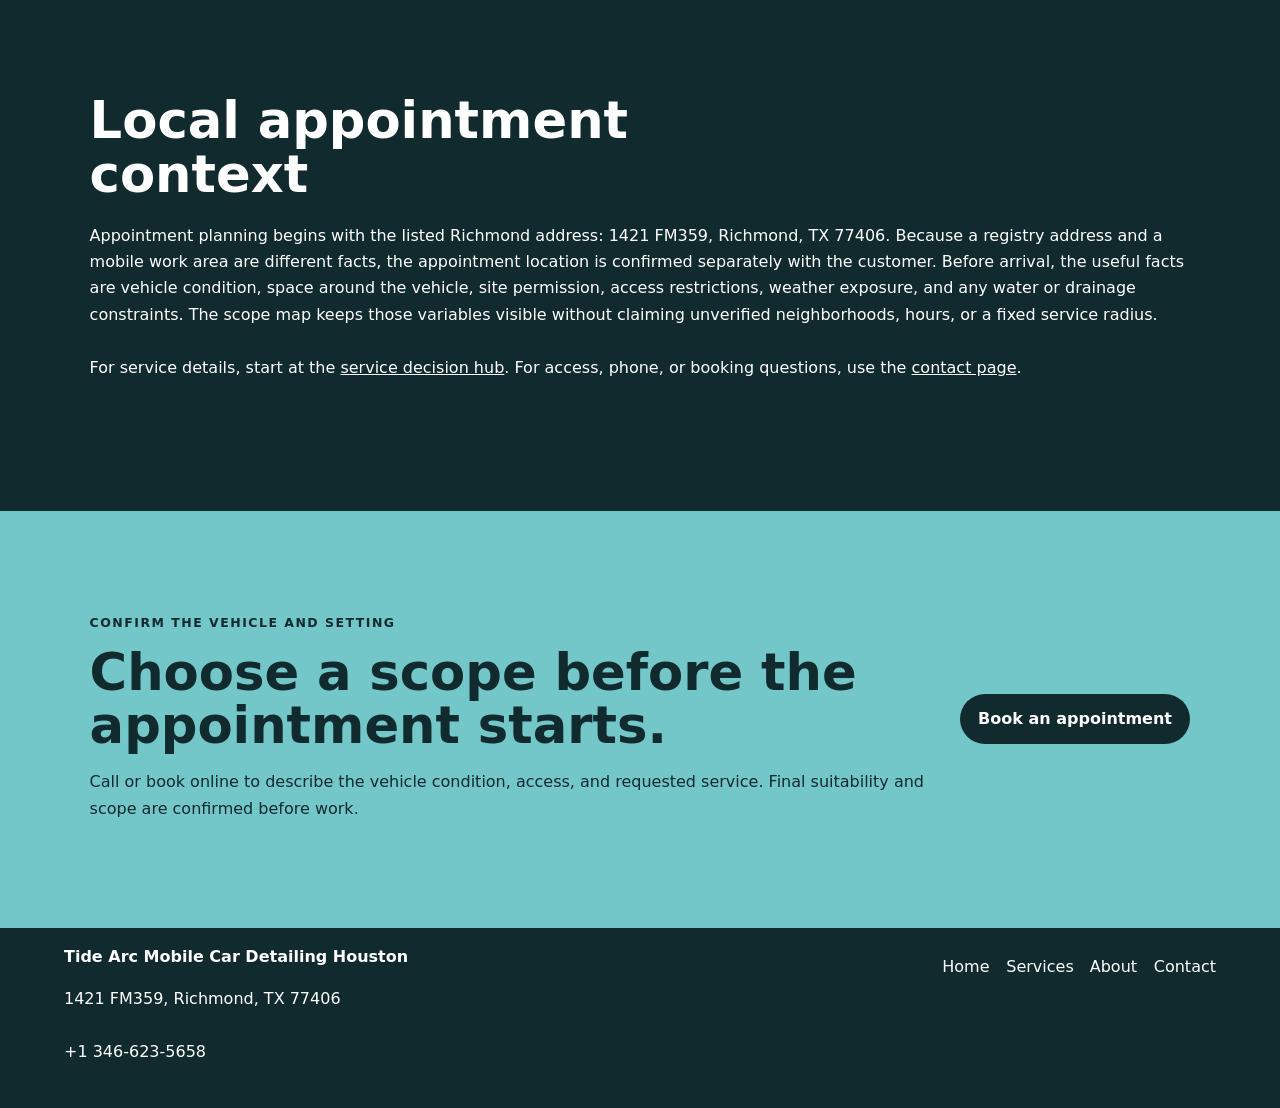
<file: about/index.html>
<!doctype html>
<html lang="en"><head>
  <meta charset="utf-8"><meta name="viewport" content="width=device-width,initial-scale=1">
  <title>About Tide Arc Mobile Car Detailing Houston | Richmond, TX</title>
  <meta name="description" content="Verified identity, evidence boundaries, and appointment-planning approach for Tide Arc Mobile Car Detailing Houston in Richmond, TX.">
  <meta name="robots" content="index, follow, max-image-preview:large, max-snippet:-1">
  <link rel="canonical" href="https://tidearc.shop/about/">
  <meta property="og:type" content="website"><meta property="og:title" content="About Tide Arc Mobile Car Detailing Houston | Richmond, TX">
  <meta property="og:description" content="Verified identity, evidence boundaries, and appointment-planning approach for Tide Arc Mobile Car Detailing Houston in Richmond, TX."><meta property="og:url" content="https://tidearc.shop/about/">
  <meta property="og:image" content="https://tidearc.shop/assets/hero-route.jpg"><meta name="twitter:card" content="summary_large_image">
  <link rel="icon" href="/assets/favicon.svg"><link rel="stylesheet" href="/seo-pages.css"><script type="application/ld+json">{
  "@context": "https://schema.org",
  "@graph": [
    {
      "@type": "BreadcrumbList",
      "@id": "https://tidearc.shop/about/#breadcrumb",
      "itemListElement": [
        {
          "@type": "ListItem",
          "position": 1,
          "name": "Home",
          "item": "https://tidearc.shop/"
        },
        {
          "@type": "ListItem",
          "position": 2,
          "name": "About Tide Arc Mobile Car Detailing Houston | Richmond, TX",
          "item": "https://tidearc.shop/about/"
        }
      ]
    },
    {
      "@type": "WebPage",
      "@id": "https://tidearc.shop/about/#webpage",
      "url": "https://tidearc.shop/about/",
      "name": "About Tide Arc Mobile Car Detailing Houston | Richmond, TX",
      "description": "Verified identity, evidence boundaries, and appointment-planning approach for Tide Arc Mobile Car Detailing Houston in Richmond, TX.",
      "breadcrumb": {
        "@id": "https://tidearc.shop/about/#breadcrumb"
      },
      "isPartOf": {
        "@id": "https://tidearc.shop/#website"
      },
      "about": {
        "@id": "https://tidearc.shop/#business"
      }
    },
    {
      "@type": "ImageObject",
      "@id": "https://tidearc.shop/about/#primaryimage",
      "contentUrl": "https://tidearc.shop/assets/hero-route.jpg",
      "caption": "Illustrative detailing artwork for Tide Arc Mobile Car Detailing Houston",
      "representativeOfPage": true
    }
  ]
}</script>
</head><body style="--pilot-accent:#73c7c9;--pilot-dark:#102a2e;--pilot-paper:#f7fbfa">
<a class="skip-link" href="#content">Skip to content</a>
<header class="pilot-header"><a class="pilot-brand" href="/"><img src="/assets/hero-route.jpg" width="48" height="48" alt=""><span>Tide Arc Mobile Car Detailing Houston</span></a>
<nav aria-label="Primary navigation"><a href="/services/">Services</a><a href="/about/">About</a><a href="/contact/">Contact</a><a class="pilot-call" href="tel:+13466235658">Call</a></nav></header>
<main id="content"><section class="pilot-hero text-only"><div><p class="eyebrow">About the business</p><h1>About Tide Arc Mobile Car Detailing Houston</h1><p class="pilot-answer">Tide Arc Mobile Car Detailing Houston is listed at 1421 FM359, Richmond, TX 77406 with the public phone +1 346-623-5658. Its local service document contains 14 published menu entries. The website groups only evidence-qualified choices and leaves final suitability for direct confirmation. The images used for page design are treated as illustrative or brand material, not proof of completed customer work.</p></div></section><nav class="breadcrumbs" aria-label="Breadcrumb"><a href="/">Home</a><span>›</span><span>About</span></nav>
<section class="pilot-section pilot-grid"><div><h2>What this site can verify</h2><p>The business name, public address, phone number, domain, and coordinates come from the shared portfolio registry. Service eligibility comes only from the local Products and Services document when that evidence exists. Images are treated as licensed illustrative or brand assets unless ownership evidence says otherwise.</p><p>The site&#x27;s scope map starts with what the driver can observe. It then distinguishes loose soil, bonded material, interior fabric concerns, lens appearance, and damage before matching a documented service and confirming access.</p></div><aside><h2>What this site does not claim</h2><p>No unverified years in business, certifications, staffing levels, guarantees, hours, review quotes, business-owned work photography, or neighborhood coverage are added. Scope and appointment conditions remain subject to direct confirmation.</p></aside></section>
<section class="pilot-section tone"><h2>Local appointment context</h2><p>Appointment planning begins with the listed Richmond address: 1421 FM359, Richmond, TX 77406. Because a registry address and a mobile work area are different facts, the appointment location is confirmed separately with the customer. Before arrival, the useful facts are vehicle condition, space around the vehicle, site permission, access restrictions, weather exposure, and any water or drainage constraints. The scope map keeps those variables visible without claiming unverified neighborhoods, hours, or a fixed service radius.</p><p>For service details, start at the <a href="/services/">service decision hub</a>. For access, phone, or booking questions, use the <a href="/contact/">contact page</a>.</p></section>
<section class="pilot-cta"><div><p class="eyebrow">Confirm the vehicle and setting</p><h2>Choose a scope before the appointment starts.</h2><p>Call or book online to describe the vehicle condition, access, and requested service. Final suitability and scope are confirmed before work.</p></div><a class="pilot-button" href="https://cal.com/sumitdatta/auto-detail-service">Book an appointment</a></section>
</main><footer class="pilot-footer"><div><strong>Tide Arc Mobile Car Detailing Houston</strong><p>1421 FM359, Richmond, TX 77406</p><p><a href="tel:+13466235658">+1 346-623-5658</a></p></div><nav aria-label="Footer navigation"><a href="/">Home</a><a href="/services/">Services</a><a href="/about/">About</a><a href="/contact/">Contact</a></nav></footer>
</body></html>
</file>
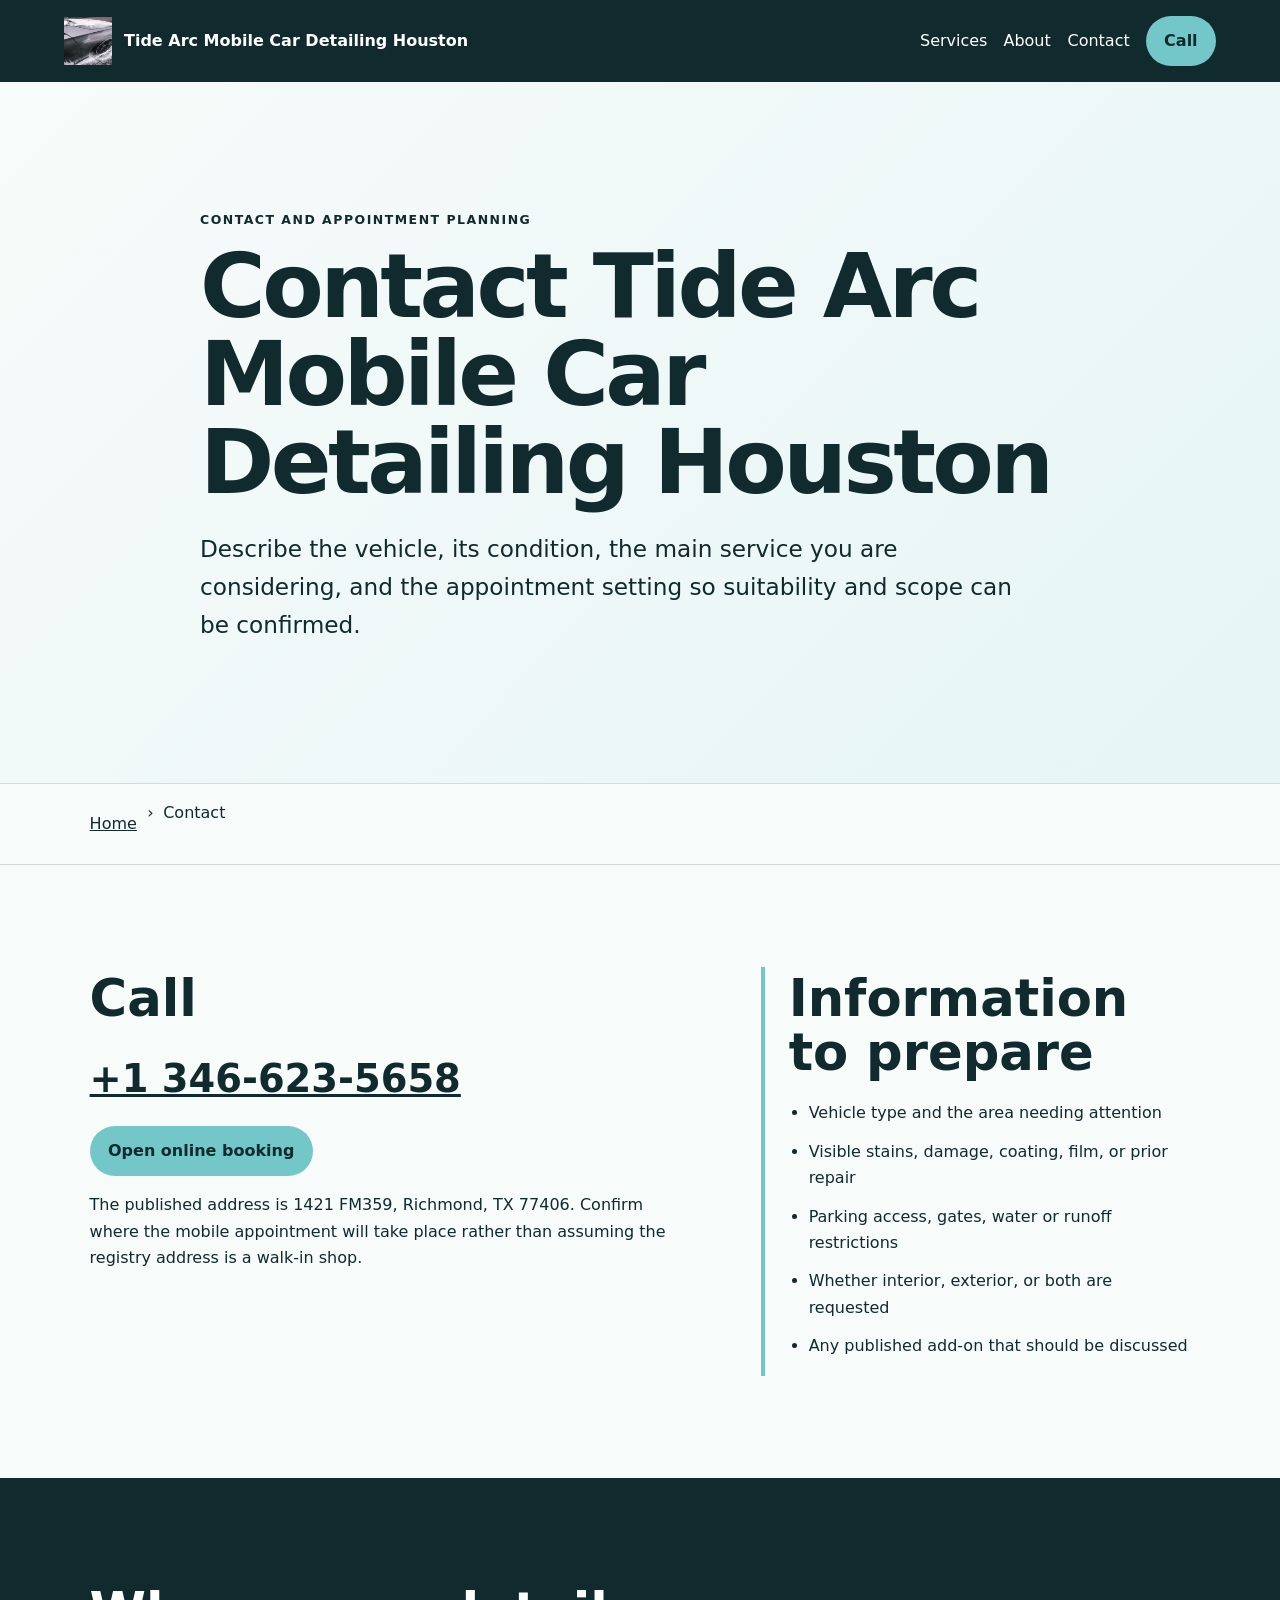
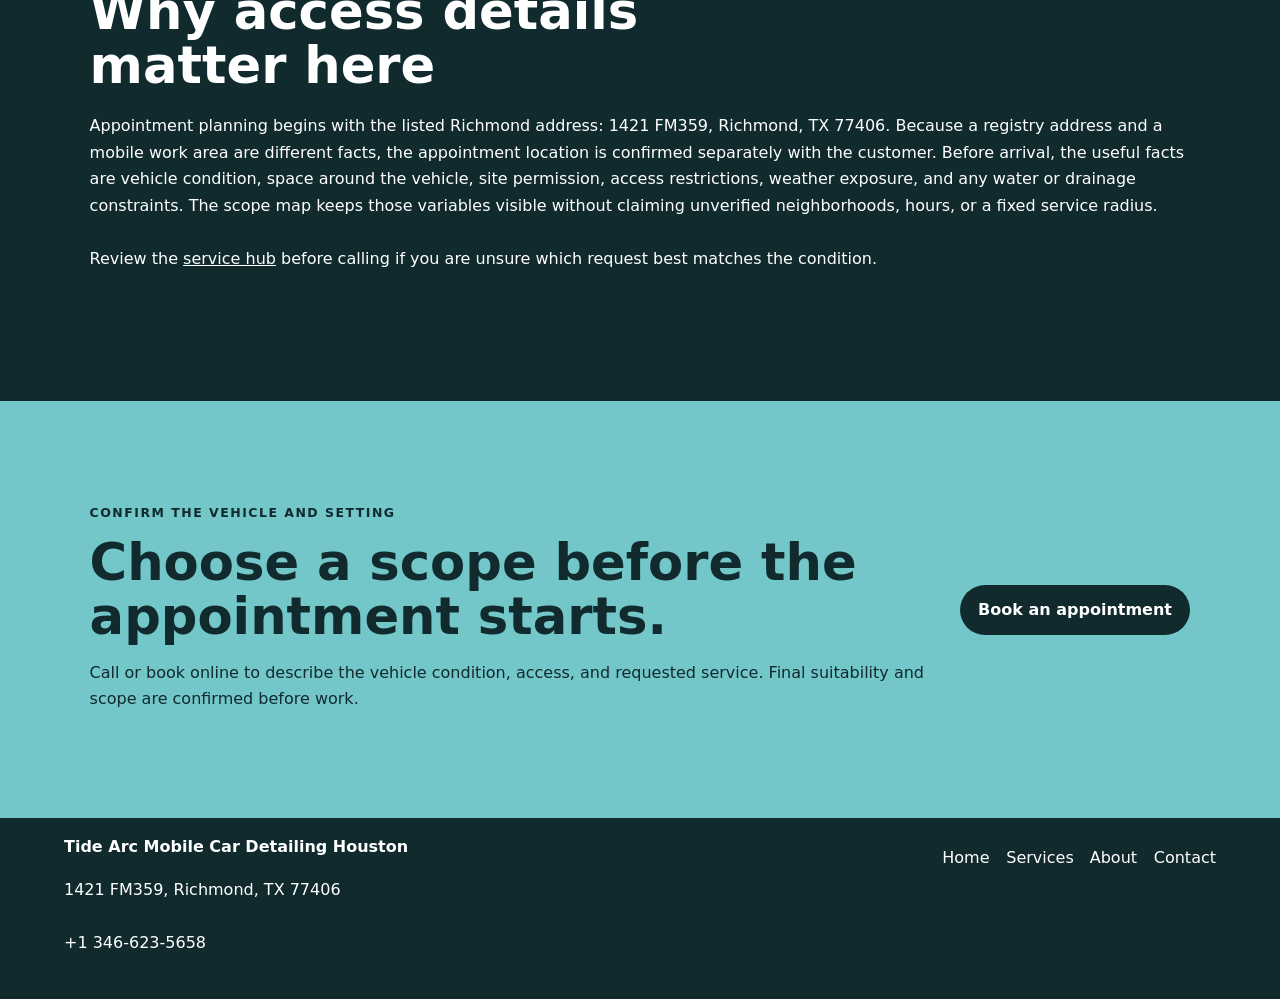
<file: contact/index.html>
<!doctype html>
<html lang="en"><head>
  <meta charset="utf-8"><meta name="viewport" content="width=device-width,initial-scale=1">
  <title>Contact Tide Arc Mobile Car Detailing Houston | Richmond, TX</title>
  <meta name="description" content="Call or book Tide Arc Mobile Car Detailing Houston and confirm vehicle condition, access, and detailing scope in Richmond, TX.">
  <meta name="robots" content="index, follow, max-image-preview:large, max-snippet:-1">
  <link rel="canonical" href="https://tidearc.shop/contact/">
  <meta property="og:type" content="website"><meta property="og:title" content="Contact Tide Arc Mobile Car Detailing Houston | Richmond, TX">
  <meta property="og:description" content="Call or book Tide Arc Mobile Car Detailing Houston and confirm vehicle condition, access, and detailing scope in Richmond, TX."><meta property="og:url" content="https://tidearc.shop/contact/">
  <meta property="og:image" content="https://tidearc.shop/assets/hero-route.jpg"><meta name="twitter:card" content="summary_large_image">
  <link rel="icon" href="/assets/favicon.svg"><link rel="stylesheet" href="/seo-pages.css"><script type="application/ld+json">{
  "@context": "https://schema.org",
  "@graph": [
    {
      "@type": "BreadcrumbList",
      "@id": "https://tidearc.shop/contact/#breadcrumb",
      "itemListElement": [
        {
          "@type": "ListItem",
          "position": 1,
          "name": "Home",
          "item": "https://tidearc.shop/"
        },
        {
          "@type": "ListItem",
          "position": 2,
          "name": "Contact Tide Arc Mobile Car Detailing Houston | Richmond, TX",
          "item": "https://tidearc.shop/contact/"
        }
      ]
    },
    {
      "@type": "WebPage",
      "@id": "https://tidearc.shop/contact/#webpage",
      "url": "https://tidearc.shop/contact/",
      "name": "Contact Tide Arc Mobile Car Detailing Houston | Richmond, TX",
      "description": "Call or book Tide Arc Mobile Car Detailing Houston and confirm vehicle condition, access, and detailing scope in Richmond, TX.",
      "breadcrumb": {
        "@id": "https://tidearc.shop/contact/#breadcrumb"
      },
      "isPartOf": {
        "@id": "https://tidearc.shop/#website"
      },
      "about": {
        "@id": "https://tidearc.shop/#business"
      }
    },
    {
      "@type": "ImageObject",
      "@id": "https://tidearc.shop/contact/#primaryimage",
      "contentUrl": "https://tidearc.shop/assets/hero-route.jpg",
      "caption": "Illustrative detailing artwork for Tide Arc Mobile Car Detailing Houston",
      "representativeOfPage": true
    }
  ]
}</script>
</head><body style="--pilot-accent:#73c7c9;--pilot-dark:#102a2e;--pilot-paper:#f7fbfa">
<a class="skip-link" href="#content">Skip to content</a>
<header class="pilot-header"><a class="pilot-brand" href="/"><img src="/assets/hero-route.jpg" width="48" height="48" alt=""><span>Tide Arc Mobile Car Detailing Houston</span></a>
<nav aria-label="Primary navigation"><a href="/services/">Services</a><a href="/about/">About</a><a href="/contact/">Contact</a><a class="pilot-call" href="tel:+13466235658">Call</a></nav></header>
<main id="content"><section class="pilot-hero text-only"><div><p class="eyebrow">Contact and appointment planning</p><h1>Contact Tide Arc Mobile Car Detailing Houston</h1><p class="pilot-answer">Describe the vehicle, its condition, the main service you are considering, and the appointment setting so suitability and scope can be confirmed.</p></div></section><nav class="breadcrumbs" aria-label="Breadcrumb"><a href="/">Home</a><span>›</span><span>Contact</span></nav>
<section class="pilot-section pilot-grid"><div><h2>Call</h2><p><a class="large-link" href="tel:+13466235658">+1 346-623-5658</a></p><p><a class="pilot-button" href="https://cal.com/sumitdatta/auto-detail-service">Open online booking</a></p><p>The published address is 1421 FM359, Richmond, TX 77406. Confirm where the mobile appointment will take place rather than assuming the registry address is a walk-in shop.</p></div><aside><h2>Information to prepare</h2><ul class="checklist"><li>Vehicle type and the area needing attention</li><li>Visible stains, damage, coating, film, or prior repair</li><li>Parking access, gates, water or runoff restrictions</li><li>Whether interior, exterior, or both are requested</li><li>Any published add-on that should be discussed</li></ul></aside></section>
<section class="pilot-section tone"><h2>Why access details matter here</h2><p>Appointment planning begins with the listed Richmond address: 1421 FM359, Richmond, TX 77406. Because a registry address and a mobile work area are different facts, the appointment location is confirmed separately with the customer. Before arrival, the useful facts are vehicle condition, space around the vehicle, site permission, access restrictions, weather exposure, and any water or drainage constraints. The scope map keeps those variables visible without claiming unverified neighborhoods, hours, or a fixed service radius.</p><p>Review the <a href="/services/">service hub</a> before calling if you are unsure which request best matches the condition.</p></section>
<section class="pilot-cta"><div><p class="eyebrow">Confirm the vehicle and setting</p><h2>Choose a scope before the appointment starts.</h2><p>Call or book online to describe the vehicle condition, access, and requested service. Final suitability and scope are confirmed before work.</p></div><a class="pilot-button" href="https://cal.com/sumitdatta/auto-detail-service">Book an appointment</a></section>
</main><footer class="pilot-footer"><div><strong>Tide Arc Mobile Car Detailing Houston</strong><p>1421 FM359, Richmond, TX 77406</p><p><a href="tel:+13466235658">+1 346-623-5658</a></p></div><nav aria-label="Footer navigation"><a href="/">Home</a><a href="/services/">Services</a><a href="/about/">About</a><a href="/contact/">Contact</a></nav></footer>
</body></html>
</file>
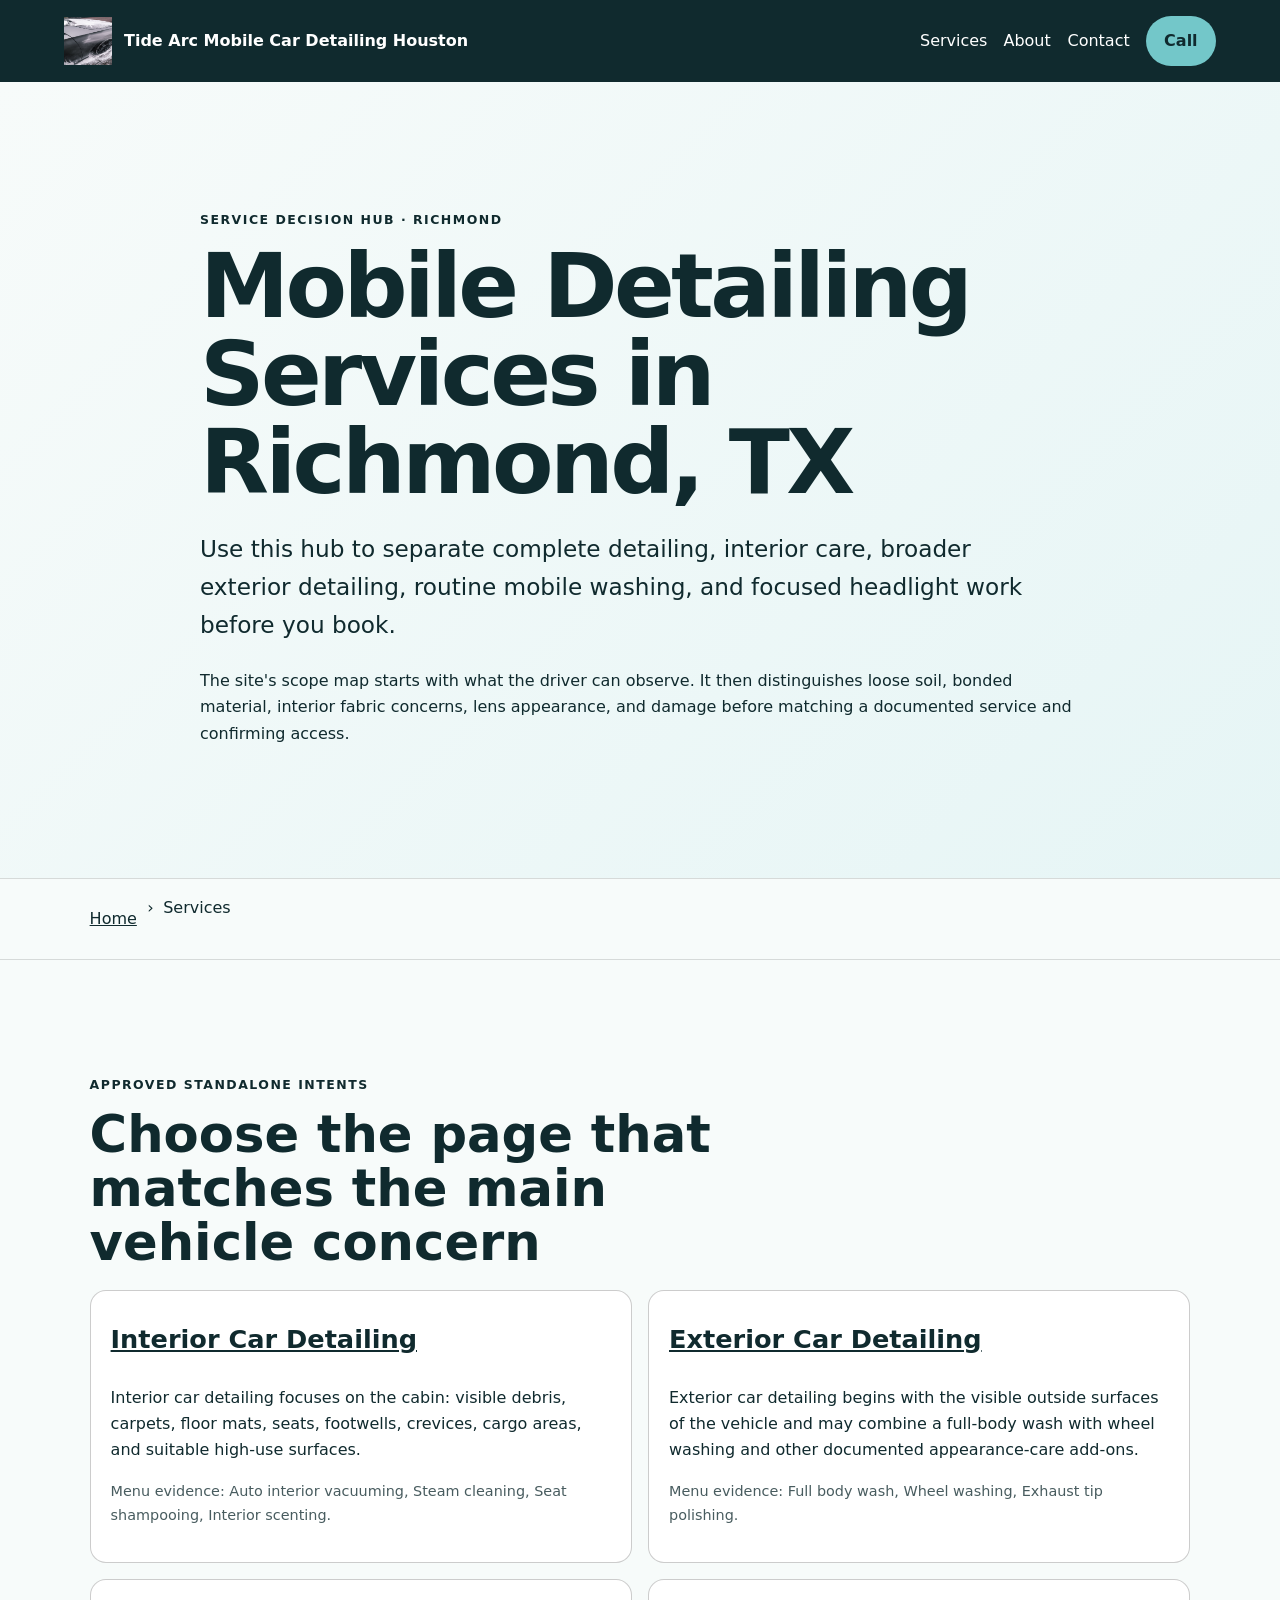
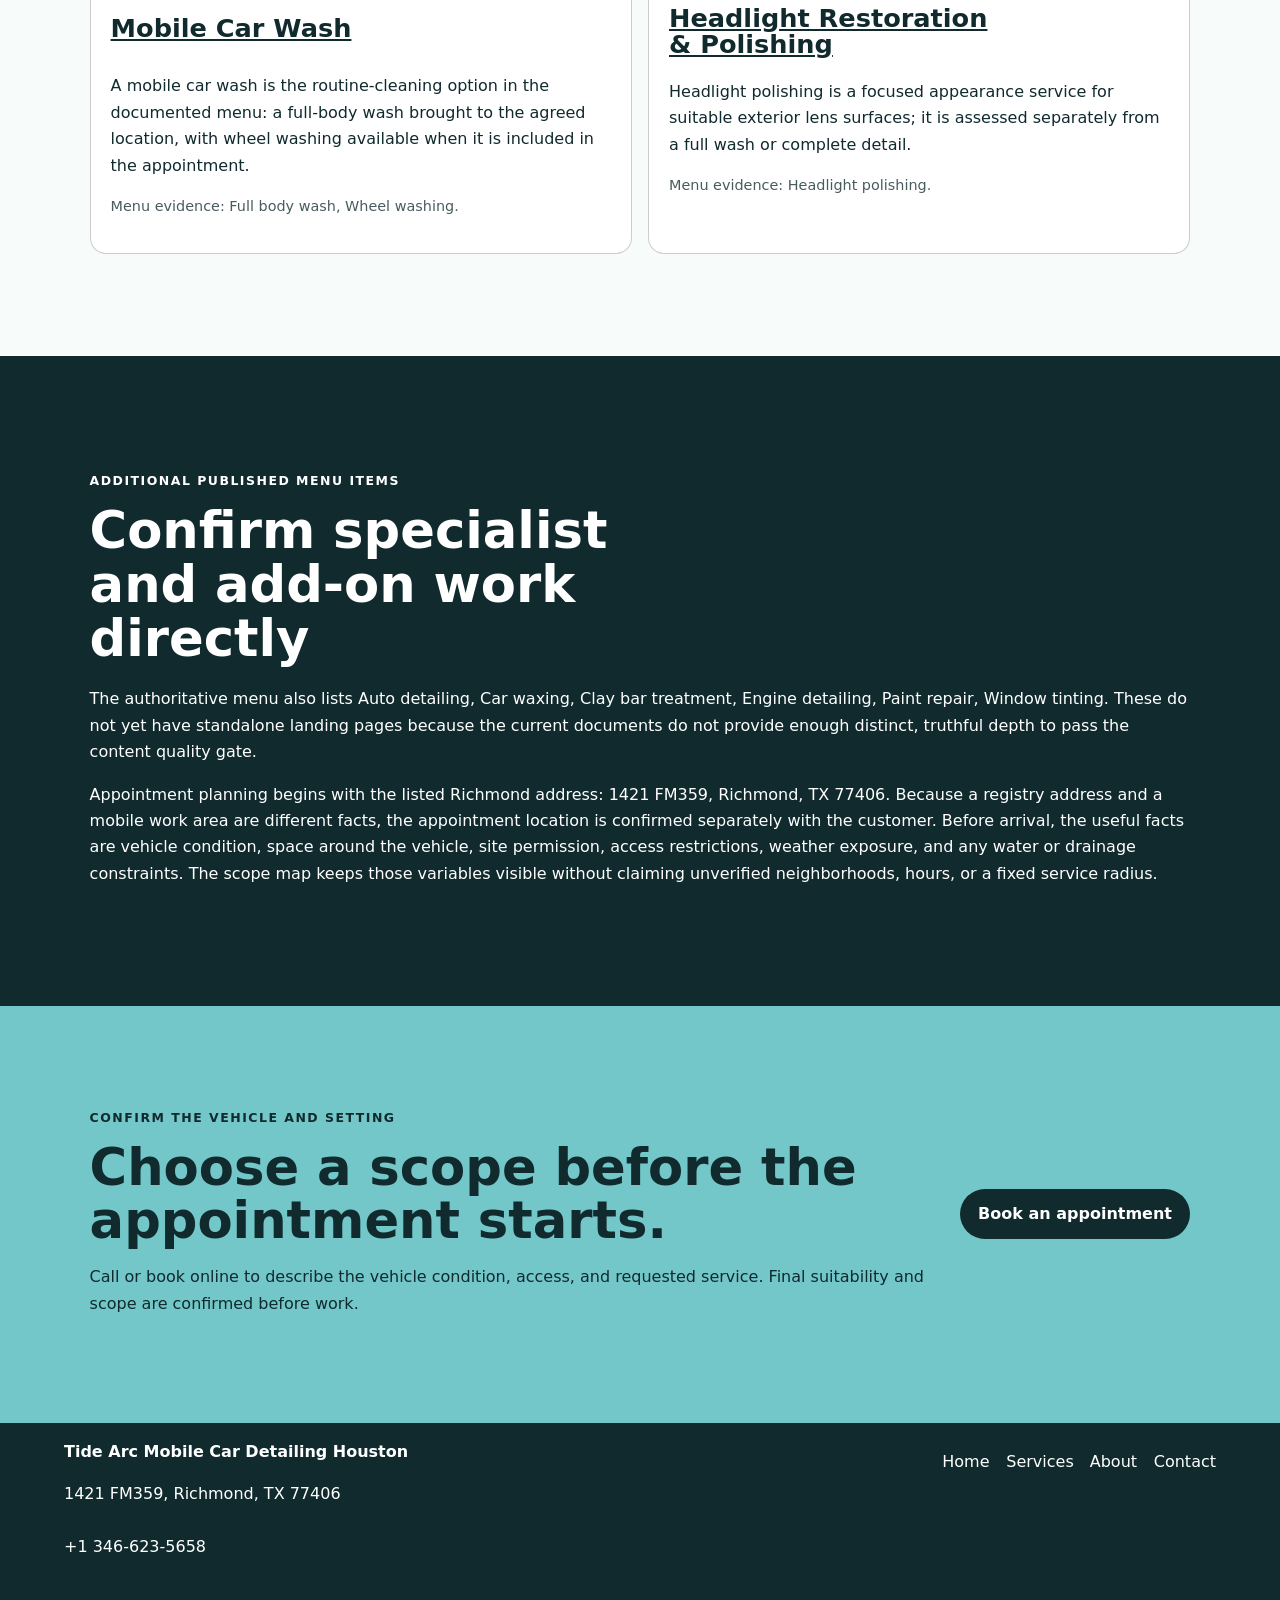
<file: services/index.html>
<!doctype html>
<html lang="en"><head>
  <meta charset="utf-8"><meta name="viewport" content="width=device-width,initial-scale=1">
  <title>Mobile Detailing Services in Richmond, TX | Tide Arc Mobile Car Detailing Houston</title>
  <meta name="description" content="Compare documented mobile detailing choices from Tide Arc Mobile Car Detailing Houston in Richmond, TX, including preparation, access, and scope boundaries.">
  <meta name="robots" content="index, follow, max-image-preview:large, max-snippet:-1">
  <link rel="canonical" href="https://tidearc.shop/services/">
  <meta property="og:type" content="website"><meta property="og:title" content="Mobile Detailing Services in Richmond, TX | Tide Arc Mobile Car Detailing Houston">
  <meta property="og:description" content="Compare documented mobile detailing choices from Tide Arc Mobile Car Detailing Houston in Richmond, TX, including preparation, access, and scope boundaries."><meta property="og:url" content="https://tidearc.shop/services/">
  <meta property="og:image" content="https://tidearc.shop/assets/hero-route.jpg"><meta name="twitter:card" content="summary_large_image">
  <link rel="icon" href="/assets/favicon.svg"><link rel="stylesheet" href="/seo-pages.css"><script type="application/ld+json">{
  "@context": "https://schema.org",
  "@graph": [
    {
      "@type": "BreadcrumbList",
      "@id": "https://tidearc.shop/services/#breadcrumb",
      "itemListElement": [
        {
          "@type": "ListItem",
          "position": 1,
          "name": "Home",
          "item": "https://tidearc.shop/"
        },
        {
          "@type": "ListItem",
          "position": 2,
          "name": "Services",
          "item": "https://tidearc.shop/services/"
        }
      ]
    },
    {
      "@type": "WebPage",
      "@id": "https://tidearc.shop/services/#webpage",
      "url": "https://tidearc.shop/services/",
      "name": "Mobile Detailing Services in Richmond, TX | Tide Arc Mobile Car Detailing Houston",
      "description": "Compare documented mobile detailing choices from Tide Arc Mobile Car Detailing Houston in Richmond, TX, including preparation, access, and scope boundaries.",
      "breadcrumb": {
        "@id": "https://tidearc.shop/services/#breadcrumb"
      },
      "isPartOf": {
        "@id": "https://tidearc.shop/#website"
      },
      "about": {
        "@id": "https://tidearc.shop/#business"
      }
    },
    {
      "@type": "ImageObject",
      "@id": "https://tidearc.shop/services/#primaryimage",
      "contentUrl": "https://tidearc.shop/assets/hero-route.jpg",
      "caption": "Illustrative detailing artwork for Tide Arc Mobile Car Detailing Houston",
      "representativeOfPage": true
    }
  ]
}</script>
</head><body style="--pilot-accent:#73c7c9;--pilot-dark:#102a2e;--pilot-paper:#f7fbfa">
<a class="skip-link" href="#content">Skip to content</a>
<header class="pilot-header"><a class="pilot-brand" href="/"><img src="/assets/hero-route.jpg" width="48" height="48" alt=""><span>Tide Arc Mobile Car Detailing Houston</span></a>
<nav aria-label="Primary navigation"><a href="/services/">Services</a><a href="/about/">About</a><a href="/contact/">Contact</a><a class="pilot-call" href="tel:+13466235658">Call</a></nav></header>
<main id="content"><section class="pilot-hero text-only"><div><p class="eyebrow">Service decision hub · Richmond</p><h1>Mobile Detailing Services in Richmond, TX</h1><p class="pilot-answer">Use this hub to separate complete detailing, interior care, broader exterior detailing, routine mobile washing, and focused headlight work before you book.</p><p>The site&#x27;s scope map starts with what the driver can observe. It then distinguishes loose soil, bonded material, interior fabric concerns, lens appearance, and damage before matching a documented service and confirming access.</p></div></section>
<nav class="breadcrumbs" aria-label="Breadcrumb"><a href="/">Home</a><span>›</span><span>Services</span></nav>
<section class="pilot-section"><p class="eyebrow">Approved standalone intents</p><h2>Choose the page that matches the main vehicle concern</h2><div class="service-cards"><article><h2><a href="/services/interior-car-detailing/">Interior Car Detailing</a></h2><p>Interior car detailing focuses on the cabin: visible debris, carpets, floor mats, seats, footwells, crevices, cargo areas, and suitable high-use surfaces.</p><p class="source-note">Menu evidence: Auto interior vacuuming, Steam cleaning, Seat shampooing, Interior scenting.</p></article><article><h2><a href="/services/exterior-car-detailing/">Exterior Car Detailing</a></h2><p>Exterior car detailing begins with the visible outside surfaces of the vehicle and may combine a full-body wash with wheel washing and other documented appearance-care add-ons.</p><p class="source-note">Menu evidence: Full body wash, Wheel washing, Exhaust tip polishing.</p></article><article><h2><a href="/services/mobile-car-wash/">Mobile Car Wash</a></h2><p>A mobile car wash is the routine-cleaning option in the documented menu: a full-body wash brought to the agreed location, with wheel washing available when it is included in the appointment.</p><p class="source-note">Menu evidence: Full body wash, Wheel washing.</p></article><article><h2><a href="/services/headlight-restoration/">Headlight Restoration &amp; Polishing</a></h2><p>Headlight polishing is a focused appearance service for suitable exterior lens surfaces; it is assessed separately from a full wash or complete detail.</p><p class="source-note">Menu evidence: Headlight polishing.</p></article></div></section>
<section class="pilot-section tone"><p class="eyebrow">Additional published menu items</p><h2>Confirm specialist and add-on work directly</h2><p>The authoritative menu also lists Auto detailing, Car waxing, Clay bar treatment, Engine detailing, Paint repair, Window tinting. These do not yet have standalone landing pages because the current documents do not provide enough distinct, truthful depth to pass the content quality gate.</p><p>Appointment planning begins with the listed Richmond address: 1421 FM359, Richmond, TX 77406. Because a registry address and a mobile work area are different facts, the appointment location is confirmed separately with the customer. Before arrival, the useful facts are vehicle condition, space around the vehicle, site permission, access restrictions, weather exposure, and any water or drainage constraints. The scope map keeps those variables visible without claiming unverified neighborhoods, hours, or a fixed service radius.</p></section>
<section class="pilot-cta"><div><p class="eyebrow">Confirm the vehicle and setting</p><h2>Choose a scope before the appointment starts.</h2><p>Call or book online to describe the vehicle condition, access, and requested service. Final suitability and scope are confirmed before work.</p></div><a class="pilot-button" href="https://cal.com/sumitdatta/auto-detail-service">Book an appointment</a></section>
</main><footer class="pilot-footer"><div><strong>Tide Arc Mobile Car Detailing Houston</strong><p>1421 FM359, Richmond, TX 77406</p><p><a href="tel:+13466235658">+1 346-623-5658</a></p></div><nav aria-label="Footer navigation"><a href="/">Home</a><a href="/services/">Services</a><a href="/about/">About</a><a href="/contact/">Contact</a></nav></footer>
</body></html>
</file>
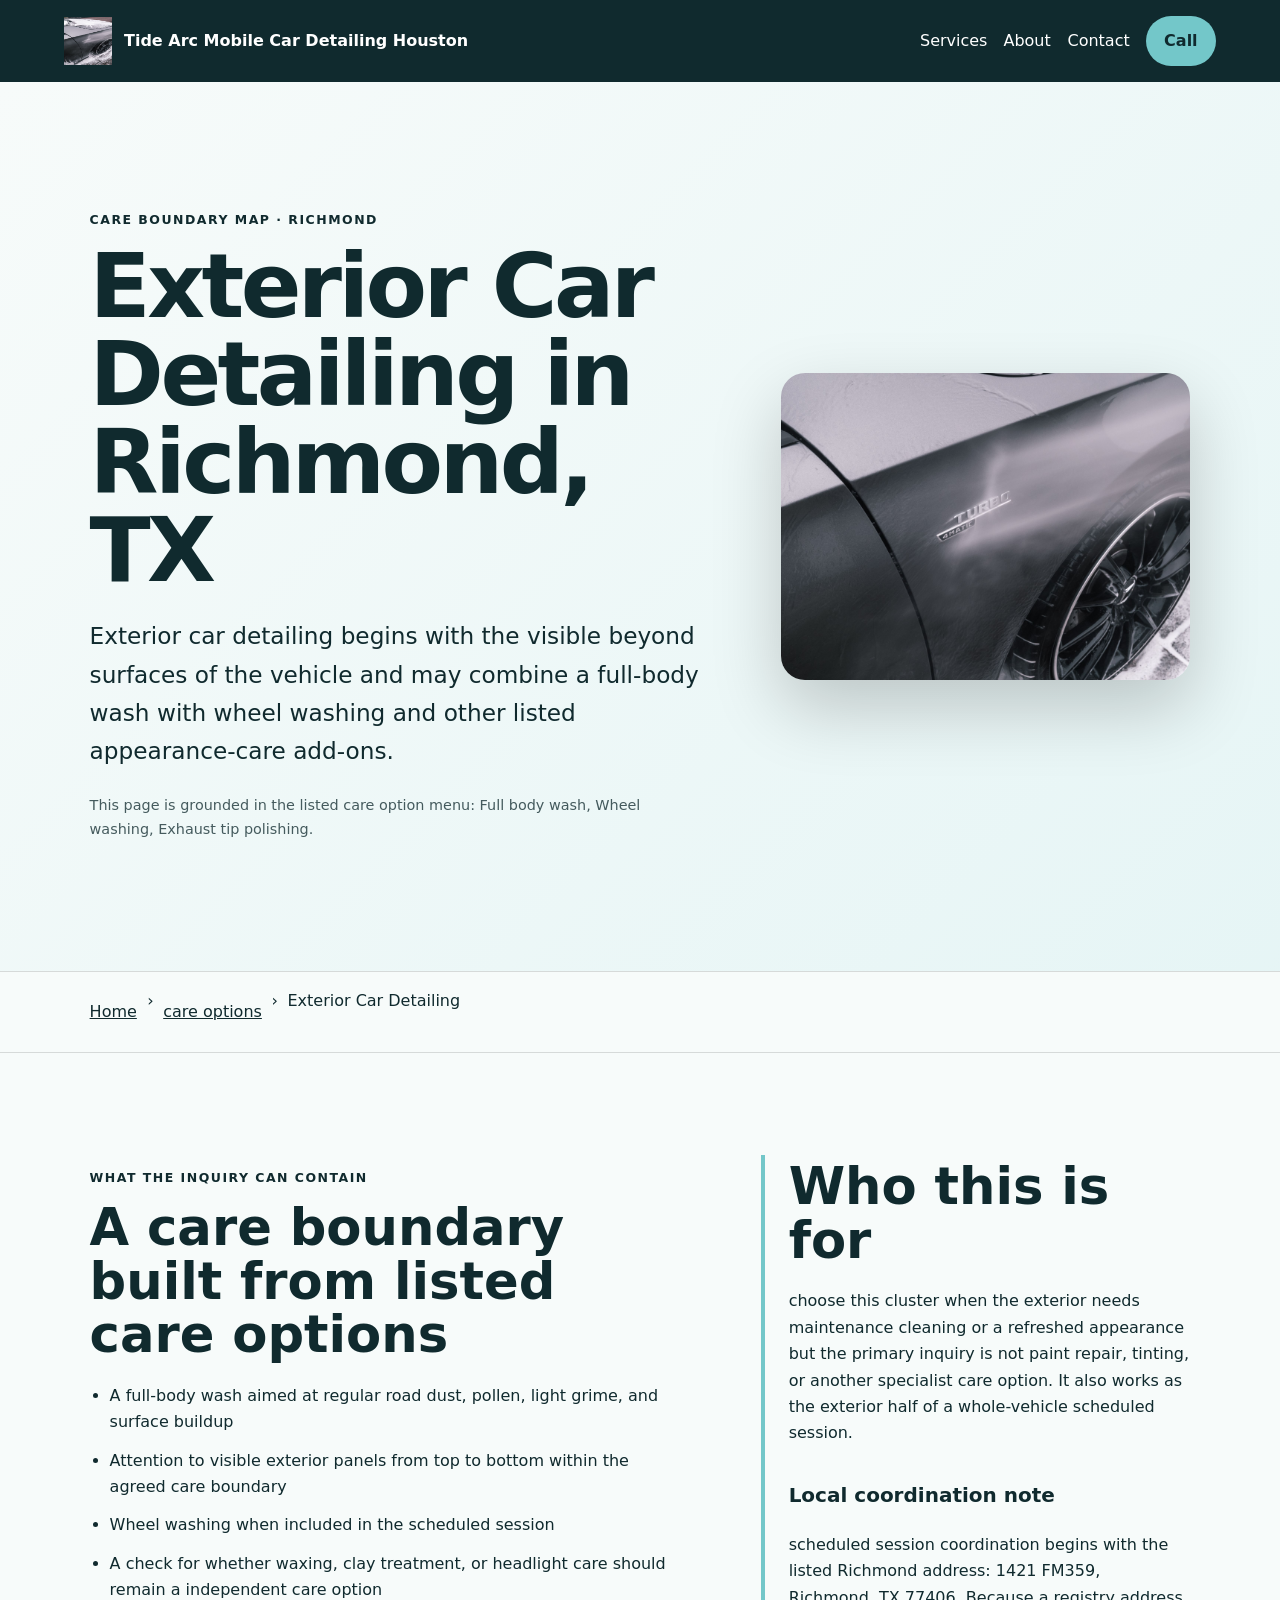
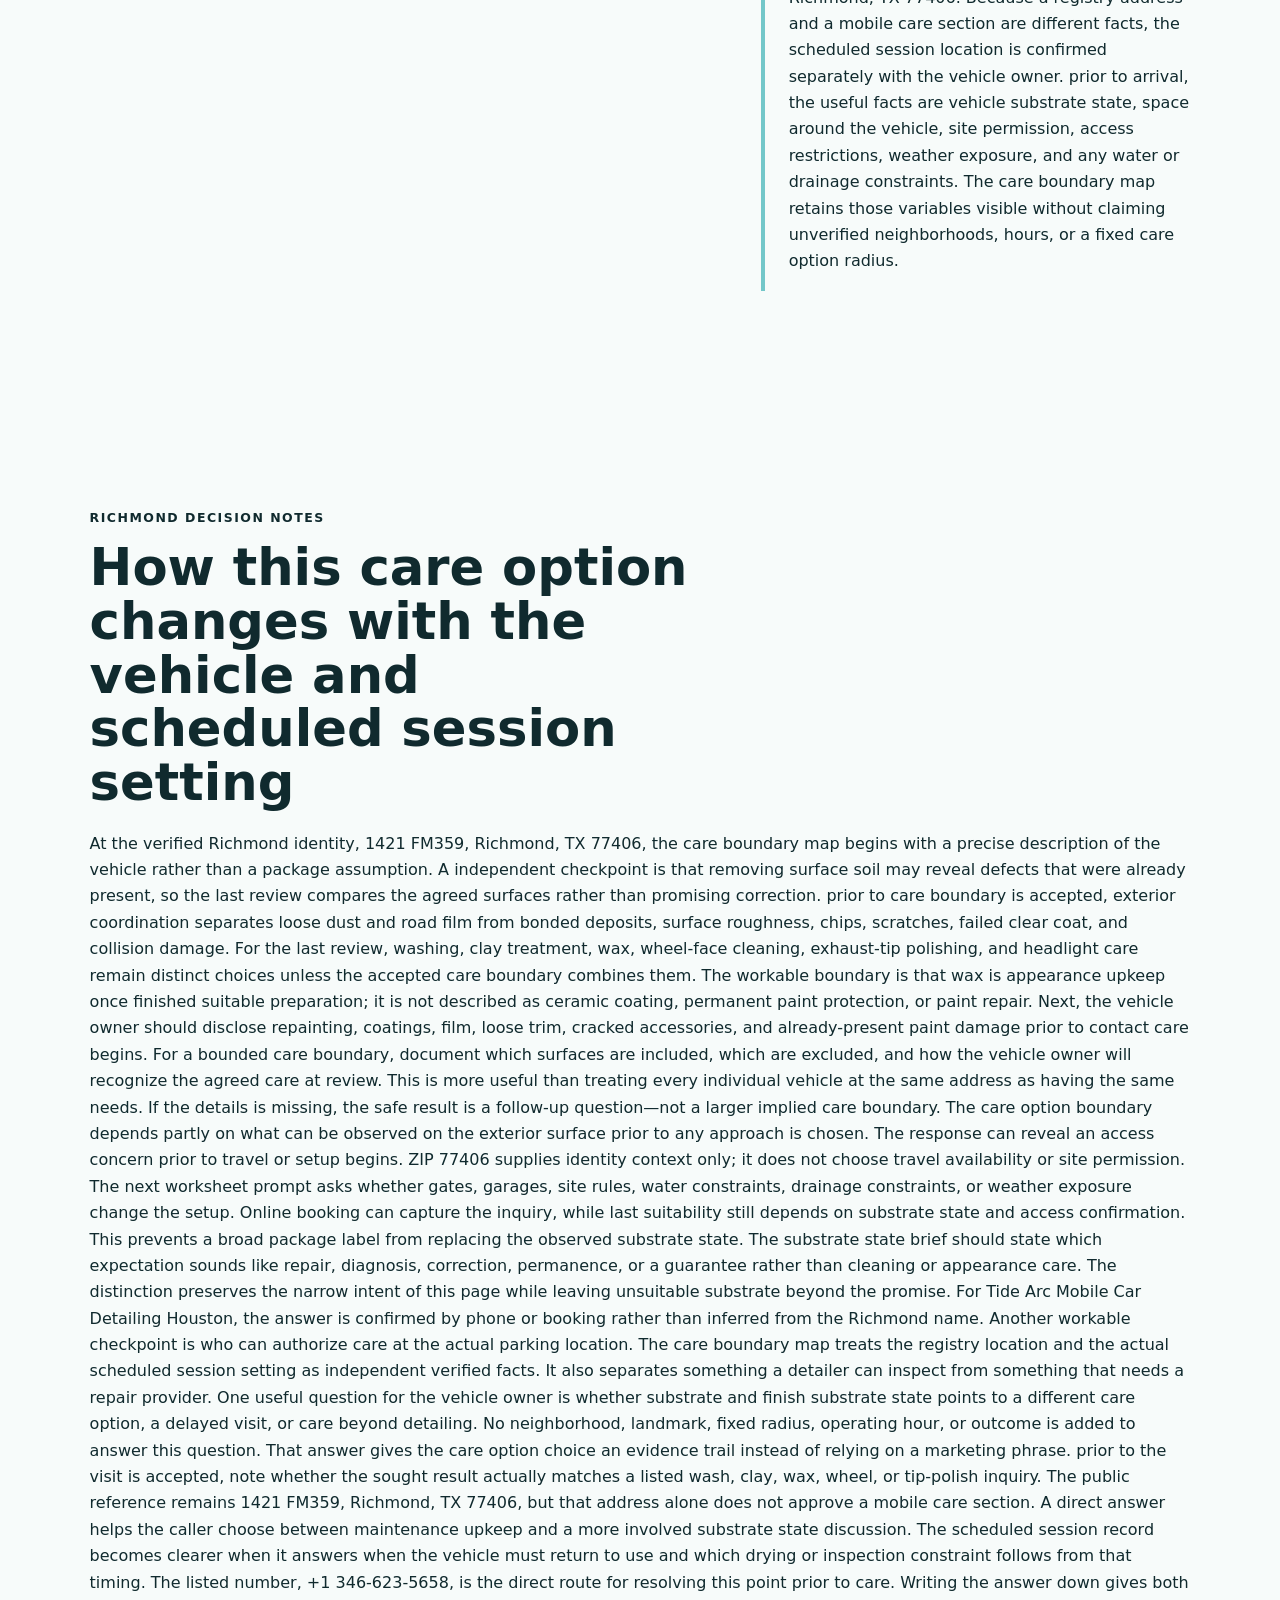
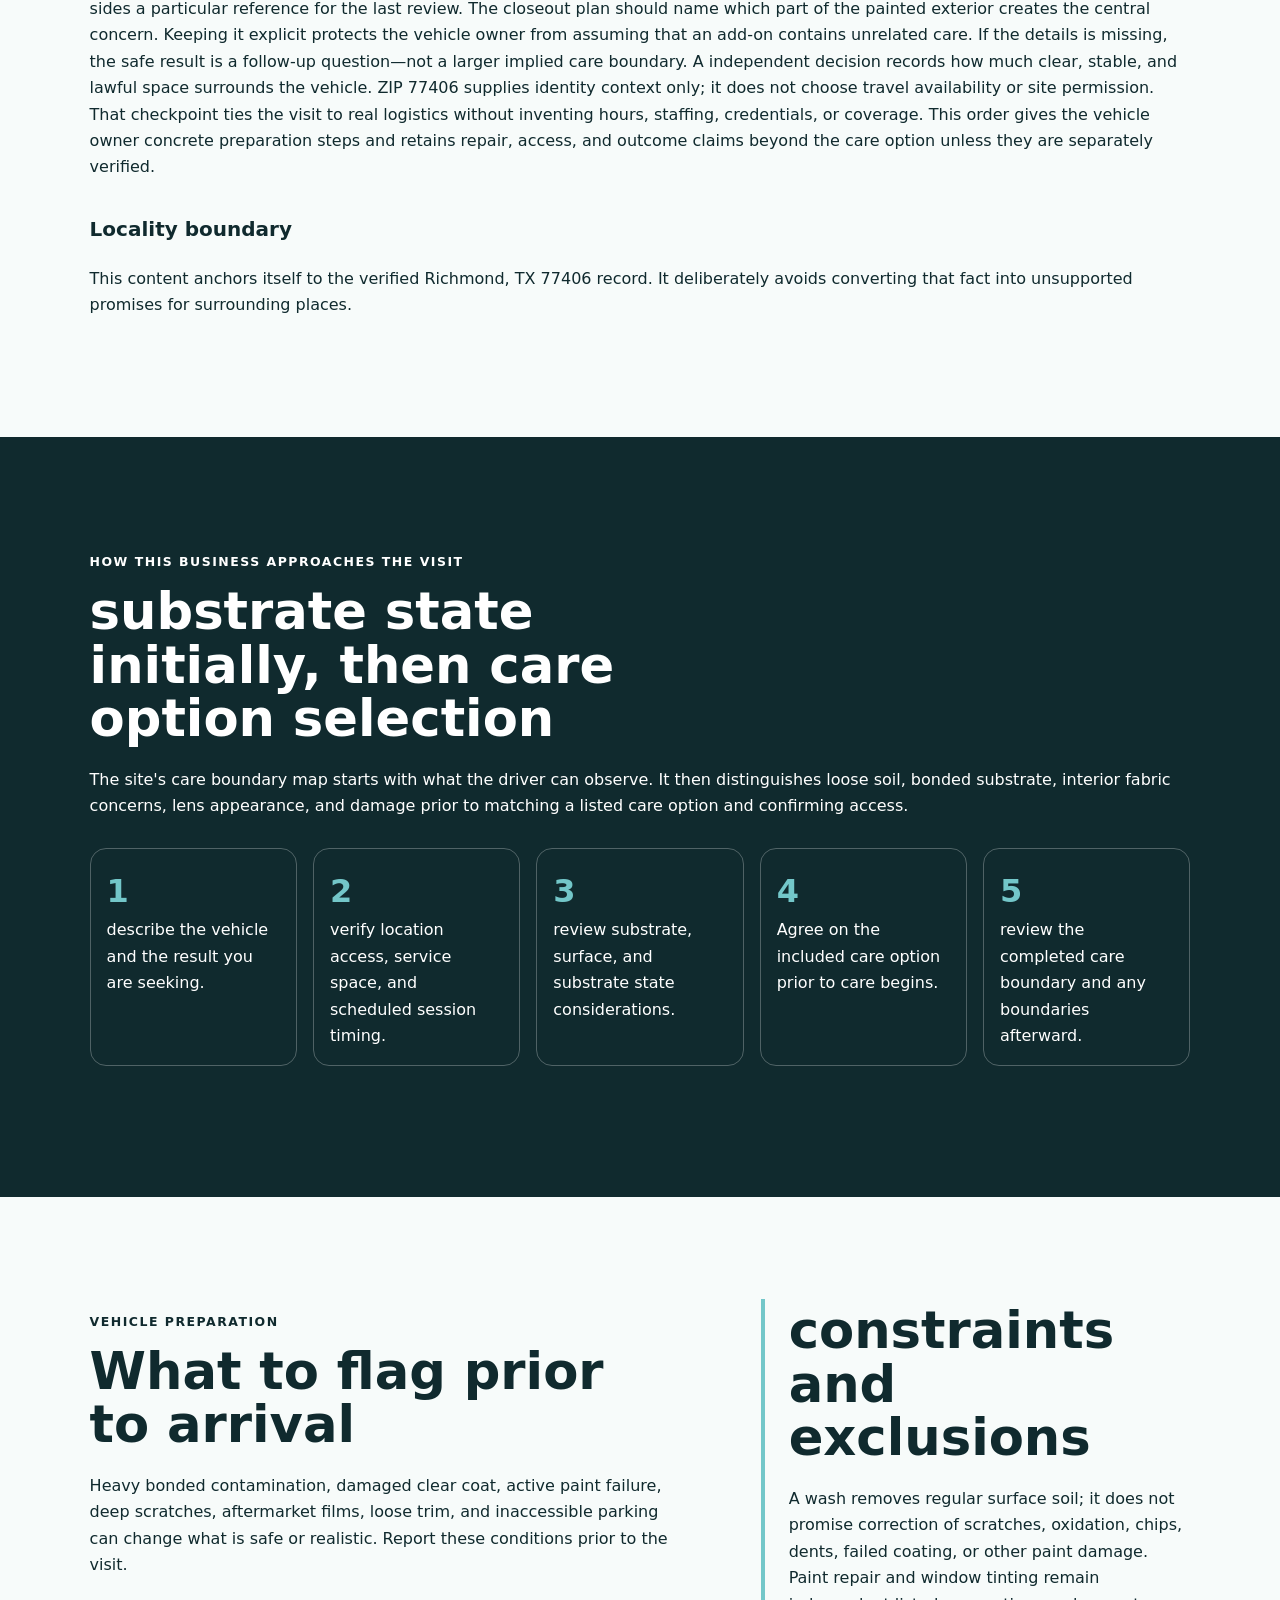
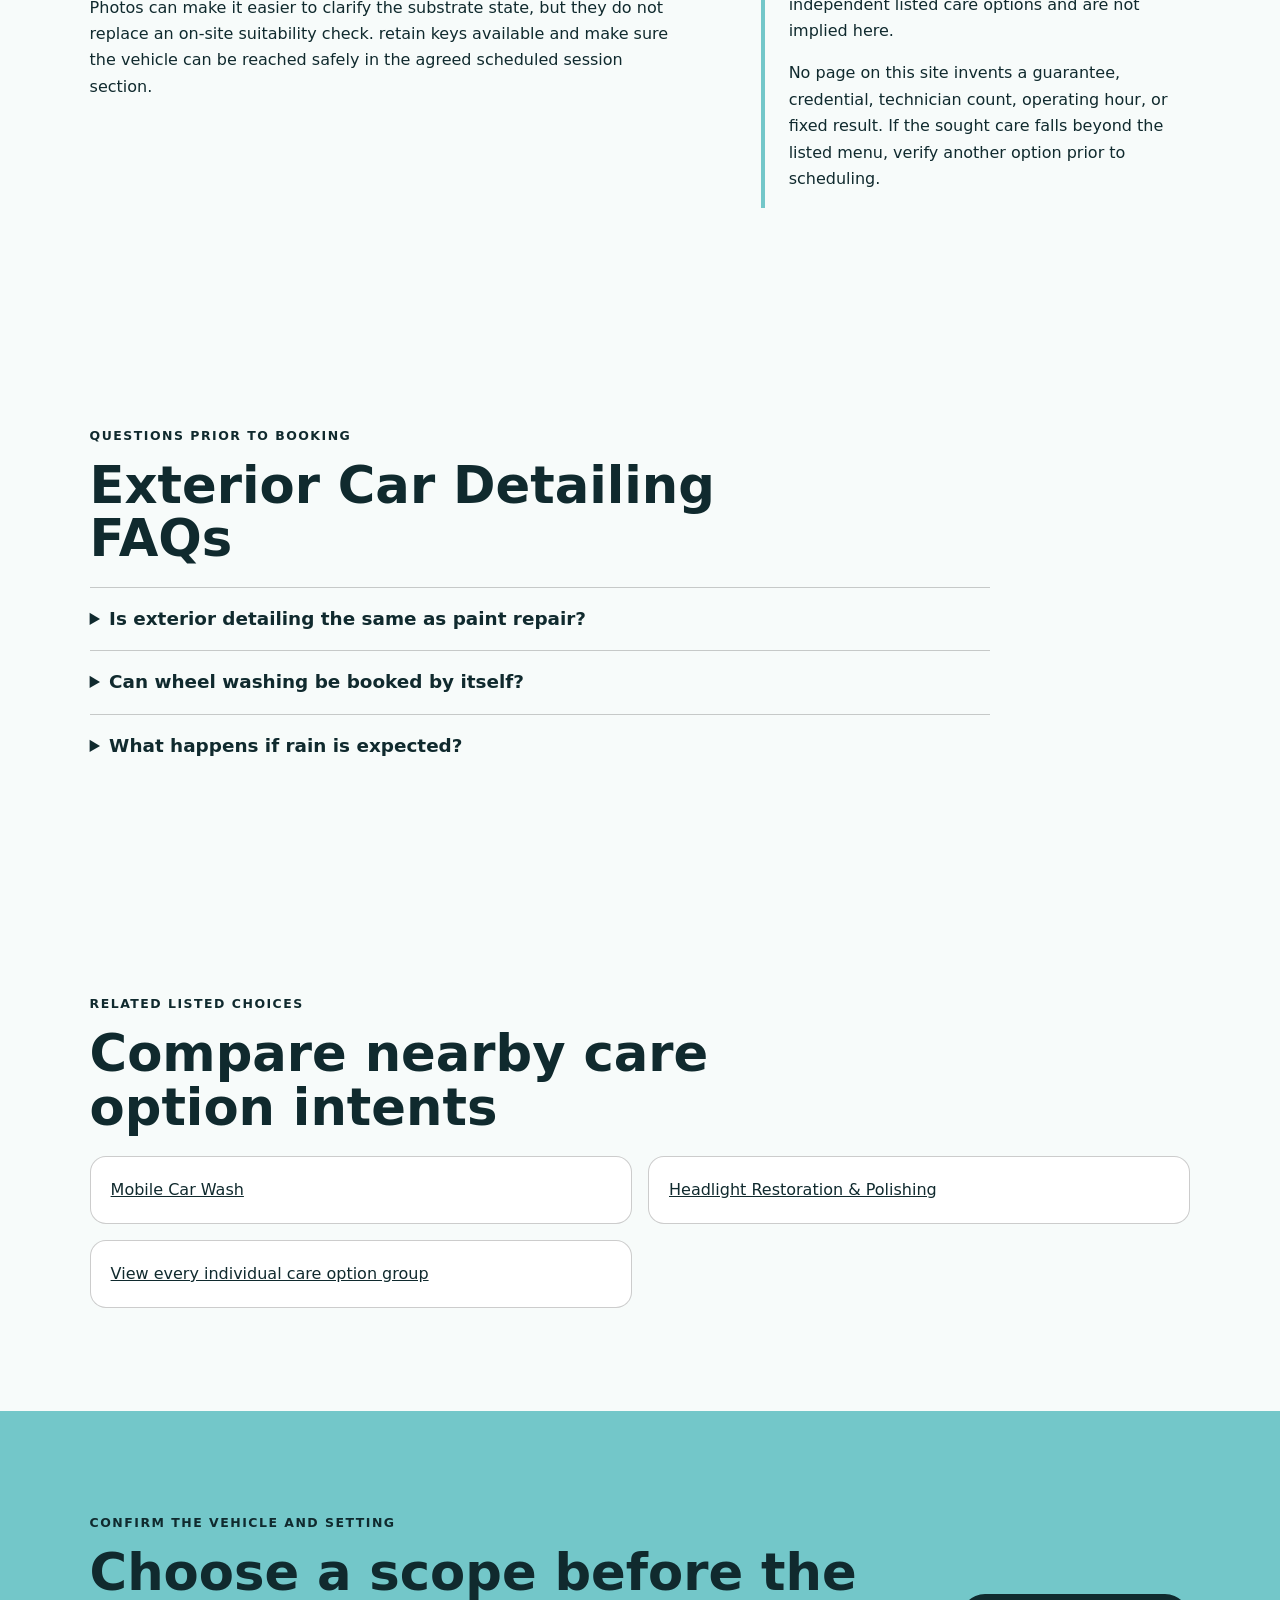
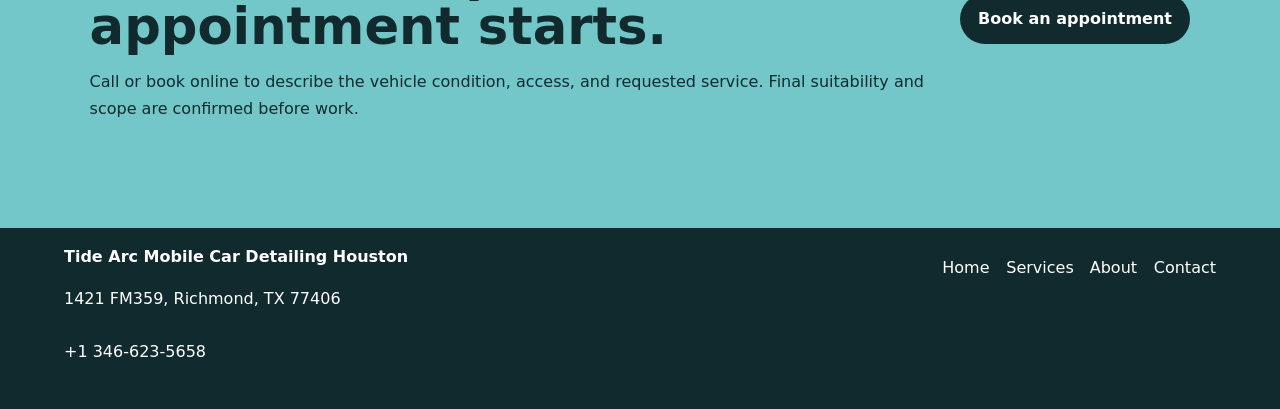
<file: services/exterior-car-detailing/index.html>
<!doctype html>
<html lang="en"><head>
  <meta charset="utf-8"><meta name="viewport" content="width=device-width,initial-scale=1">
  <title>Exterior Car Detailing in Richmond, TX | Tide Arc Mobile Car Detailing Houston</title>
  <meta name="description" content="Plan exterior car detailing with Tide Arc Mobile Car Detailing Houston in Richmond: documented scope, vehicle preparation, access checks, and limitations.">
  <meta name="robots" content="index, follow, max-image-preview:large, max-snippet:-1">
  <link rel="canonical" href="https://tidearc.shop/services/exterior-car-detailing/">
  <meta property="og:type" content="website"><meta property="og:title" content="Exterior Car Detailing in Richmond, TX | Tide Arc Mobile Car Detailing Houston">
  <meta property="og:description" content="Plan exterior car detailing with Tide Arc Mobile Car Detailing Houston in Richmond: documented scope, vehicle preparation, access checks, and limitations."><meta property="og:url" content="https://tidearc.shop/services/exterior-car-detailing/">
  <meta property="og:image" content="https://tidearc.shop/assets/hero-route.jpg"><meta name="twitter:card" content="summary_large_image">
  <link rel="icon" href="/assets/favicon.svg"><link rel="stylesheet" href="/seo-pages.css"><script type="application/ld+json">{
  "@context": "https://schema.org",
  "@graph": [
    {
      "@type": "BreadcrumbList",
      "@id": "https://tidearc.shop/services/exterior-car-detailing/#breadcrumb",
      "itemListElement": [
        {
          "@type": "ListItem",
          "position": 1,
          "name": "Home",
          "item": "https://tidearc.shop/"
        },
        {
          "@type": "ListItem",
          "position": 2,
          "name": "Services",
          "item": "https://tidearc.shop/services/"
        },
        {
          "@type": "ListItem",
          "position": 3,
          "name": "Exterior Car Detailing",
          "item": "https://tidearc.shop/services/exterior-car-detailing/"
        }
      ]
    },
    {
      "@type": "WebPage",
      "@id": "https://tidearc.shop/services/exterior-car-detailing/#webpage",
      "url": "https://tidearc.shop/services/exterior-car-detailing/",
      "name": "Exterior Car Detailing in Richmond, TX | Tide Arc Mobile Car Detailing Houston",
      "description": "Plan exterior car detailing with Tide Arc Mobile Car Detailing Houston in Richmond: documented scope, vehicle preparation, access checks, and limitations.",
      "breadcrumb": {
        "@id": "https://tidearc.shop/services/exterior-car-detailing/#breadcrumb"
      },
      "isPartOf": {
        "@id": "https://tidearc.shop/#website"
      },
      "about": {
        "@id": "https://tidearc.shop/#business"
      }
    },
    {
      "@type": "Service",
      "@id": "https://tidearc.shop/services/exterior-car-detailing/#service",
      "name": "Exterior Car Detailing",
      "serviceType": "exterior car detailing",
      "url": "https://tidearc.shop/services/exterior-car-detailing/",
      "description": "Exterior car detailing begins with the visible outside surfaces of the vehicle and may combine a full-body wash with wheel washing and other documented appearance-care add-ons.",
      "provider": {
        "@id": "https://tidearc.shop/#business"
      },
      "areaServed": {
        "@type": "City",
        "name": "Richmond"
      }
    },
    {
      "@type": "ImageObject",
      "@id": "https://tidearc.shop/services/exterior-car-detailing/#primaryimage",
      "contentUrl": "https://tidearc.shop/assets/hero-route.jpg",
      "caption": "Illustrative detailing artwork for Tide Arc Mobile Car Detailing Houston",
      "representativeOfPage": true
    }
  ]
}</script>
</head><body style="--pilot-accent:#73c7c9;--pilot-dark:#102a2e;--pilot-paper:#f7fbfa">
<a class="skip-link" href="#content">Skip to content</a>
<header class="pilot-header"><a class="pilot-brand" href="/"><img src="/assets/hero-route.jpg" width="48" height="48" alt=""><span>Tide Arc Mobile Car Detailing Houston</span></a>
<nav aria-label="Primary navigation"><a href="/services/">Services</a><a href="/about/">About</a><a href="/contact/">Contact</a><a class="pilot-call" href="tel:+13466235658">Call</a></nav></header>
<main id="content"><section class="pilot-hero"><div><p class="eyebrow">care boundary map · Richmond</p><h1>Exterior Car Detailing in Richmond, TX</h1><p class="pilot-answer">Exterior car detailing begins with the visible beyond surfaces of the vehicle and may combine a full-body wash with wheel washing and other listed appearance-care add-ons.</p><p class="pilot-proof">This page is grounded in the listed care option menu: Full body wash, Wheel washing, Exhaust tip polishing.</p></div><img src="/assets/hero-route.jpg" width="960" height="720" alt="Illustrative detailing artwork for Tide Arc Mobile Car Detailing Houston" fetchpriority="high"></section>
<nav class="breadcrumbs" aria-label="Breadcrumb"><a href="/">Home</a><span>›</span><a href="/services/">care options</a><span>›</span><span>Exterior Car Detailing</span></nav>
<section class="pilot-section pilot-grid"><div><p class="eyebrow">What the inquiry can contain</p><h2>A care boundary built from listed care options</h2><ul class="checklist"><li>A full-body wash aimed at regular road dust, pollen, light grime, and surface buildup</li><li>Attention to visible exterior panels from top to bottom within the agreed care boundary</li><li>Wheel washing when included in the scheduled session</li><li>A check for whether waxing, clay treatment, or headlight care should remain a independent care option</li></ul></div><aside><h2>Who this is for</h2><p>choose this cluster when the exterior needs maintenance cleaning or a refreshed appearance but the primary inquiry is not paint repair, tinting, or another specialist care option. It also works as the exterior half of a whole-vehicle scheduled session.</p><h3>Local coordination note</h3><p>scheduled session coordination begins with the listed Richmond address: 1421 FM359, Richmond, TX 77406. Because a registry address and a mobile care section are different facts, the scheduled session location is confirmed separately with the vehicle owner. prior to arrival, the useful facts are vehicle substrate state, space around the vehicle, site permission, access restrictions, weather exposure, and any water or drainage constraints. The care boundary map retains those variables visible without claiming unverified neighborhoods, hours, or a fixed care option radius.</p></aside></section>
<section class="pilot-section local-decision"><p class="eyebrow">Richmond decision notes</p><h2>How this care option changes with the vehicle and scheduled session setting</h2><p>At the verified Richmond identity, 1421 FM359, Richmond, TX 77406, the care boundary map begins with a precise description of the vehicle rather than a package assumption. A independent checkpoint is that removing surface soil may reveal defects that were already present, so the last review compares the agreed surfaces rather than promising correction. prior to care boundary is accepted, exterior coordination separates loose dust and road film from bonded deposits, surface roughness, chips, scratches, failed clear coat, and collision damage. For the last review, washing, clay treatment, wax, wheel-face cleaning, exhaust-tip polishing, and headlight care remain distinct choices unless the accepted care boundary combines them. The workable boundary is that wax is appearance upkeep once finished suitable preparation; it is not described as ceramic coating, permanent paint protection, or paint repair. Next, the vehicle owner should disclose repainting, coatings, film, loose trim, cracked accessories, and already-present paint damage prior to contact care begins. For a bounded care boundary, document which surfaces are included, which are excluded, and how the vehicle owner will recognize the agreed care at review. This is more useful than treating every individual vehicle at the same address as having the same needs. If the details is missing, the safe result is a follow-up question—not a larger implied care boundary. The care option boundary depends partly on what can be observed on the exterior surface prior to any approach is chosen. The response can reveal an access concern prior to travel or setup begins. ZIP 77406 supplies identity context only; it does not choose travel availability or site permission. The next worksheet prompt asks whether gates, garages, site rules, water constraints, drainage constraints, or weather exposure change the setup. Online booking can capture the inquiry, while last suitability still depends on substrate state and access confirmation. This prevents a broad package label from replacing the observed substrate state. The substrate state brief should state which expectation sounds like repair, diagnosis, correction, permanence, or a guarantee rather than cleaning or appearance care. The distinction preserves the narrow intent of this page while leaving unsuitable substrate beyond the promise. For Tide Arc Mobile Car Detailing Houston, the answer is confirmed by phone or booking rather than inferred from the Richmond name. Another workable checkpoint is who can authorize care at the actual parking location. The care boundary map treats the registry location and the actual scheduled session setting as independent verified facts. It also separates something a detailer can inspect from something that needs a repair provider. One useful question for the vehicle owner is whether substrate and finish substrate state points to a different care option, a delayed visit, or care beyond detailing. No neighborhood, landmark, fixed radius, operating hour, or outcome is added to answer this question. That answer gives the care option choice an evidence trail instead of relying on a marketing phrase. prior to the visit is accepted, note whether the sought result actually matches a listed wash, clay, wax, wheel, or tip-polish inquiry. The public reference remains 1421 FM359, Richmond, TX 77406, but that address alone does not approve a mobile care section. A direct answer helps the caller choose between maintenance upkeep and a more involved substrate state discussion. The scheduled session record becomes clearer when it answers when the vehicle must return to use and which drying or inspection constraint follows from that timing. The listed number, +1 346-623-5658, is the direct route for resolving this point prior to care. Writing the answer down gives both sides a particular reference for the last review. The closeout plan should name which part of the painted exterior creates the central concern. Keeping it explicit protects the vehicle owner from assuming that an add-on contains unrelated care. If the details is missing, the safe result is a follow-up question—not a larger implied care boundary. A independent decision records how much clear, stable, and lawful space surrounds the vehicle. ZIP 77406 supplies identity context only; it does not choose travel availability or site permission. That checkpoint ties the visit to real logistics without inventing hours, staffing, credentials, or coverage. This order gives the vehicle owner concrete preparation steps and retains repair, access, and outcome claims beyond the care option unless they are separately verified.</p><h3>Locality boundary</h3><p>This content anchors itself to the verified Richmond, TX 77406 record. It deliberately avoids converting that fact into unsupported promises for surrounding places.</p></section>
<section class="pilot-section tone"><p class="eyebrow">How this business approaches the visit</p><h2>substrate state initially, then care option selection</h2><p>The site&#x27;s care boundary map starts with what the driver can observe. It then distinguishes loose soil, bonded substrate, interior fabric concerns, lens appearance, and damage prior to matching a listed care option and confirming access.</p><ol class="steps"><li>describe the vehicle and the result you are seeking.</li><li>verify location access, service space, and scheduled session timing.</li><li>review substrate, surface, and substrate state considerations.</li><li>Agree on the included care option prior to care begins.</li><li>review the completed care boundary and any boundaries afterward.</li></ol></section>
<section class="pilot-section pilot-grid"><div><p class="eyebrow">vehicle preparation</p><h2>What to flag prior to arrival</h2><p>Heavy bonded contamination, damaged clear coat, active paint failure, deep scratches, aftermarket films, loose trim, and inaccessible parking can change what is safe or realistic. Report these conditions prior to the visit.</p><p>Photos can make it easier to clarify the substrate state, but they do not replace an on-site suitability check. retain keys available and make sure the vehicle can be reached safely in the agreed scheduled session section.</p></div><aside><h2>constraints and exclusions</h2><p>A wash removes regular surface soil; it does not promise correction of scratches, oxidation, chips, dents, failed coating, or other paint damage. Paint repair and window tinting remain independent listed care options and are not implied here.</p><p>No page on this site invents a guarantee, credential, technician count, operating hour, or fixed result. If the sought care falls beyond the listed menu, verify another option prior to scheduling.</p></aside></section>
<section class="pilot-section"><p class="eyebrow">Questions prior to booking</p><h2>Exterior Car Detailing FAQs</h2><div class="faq-list"><details><summary>Is exterior detailing the same as paint repair?</summary><p>No. Exterior cleaning addresses surface soil and agreed appearance care. Paint repair is a independent care option that requires its own care boundary confirmation.</p></details><details><summary>Can wheel washing be booked by itself?</summary><p>Wheel washing is on the listed menu, but availability and the workable care boundary should be confirmed when booking.</p></details><details><summary>What happens if rain is expected?</summary><p>The scheduled session setting and weather are checked prior to care. Rescheduling or a suitable covered location may be discussed when conditions would interfere with the agreed care option.</p></details></div></section>
<section class="pilot-section related"><p class="eyebrow">related listed choices</p><h2>Compare nearby care option intents</h2><div class="related-links"><a href="/services/mobile-car-wash/">Mobile Car Wash</a><a href="/services/headlight-restoration/">Headlight Restoration &amp; Polishing</a><a href="/services/">View every individual care option group</a></div></section>
<section class="pilot-cta"><div><p class="eyebrow">Confirm the vehicle and setting</p><h2>Choose a scope before the appointment starts.</h2><p>Call or book online to describe the vehicle condition, access, and requested service. Final suitability and scope are confirmed before work.</p></div><a class="pilot-button" href="https://cal.com/sumitdatta/auto-detail-service">Book an appointment</a></section>
</main><footer class="pilot-footer"><div><strong>Tide Arc Mobile Car Detailing Houston</strong><p>1421 FM359, Richmond, TX 77406</p><p><a href="tel:+13466235658">+1 346-623-5658</a></p></div><nav aria-label="Footer navigation"><a href="/">Home</a><a href="/services/">Services</a><a href="/about/">About</a><a href="/contact/">Contact</a></nav></footer>
</body></html>
</file>
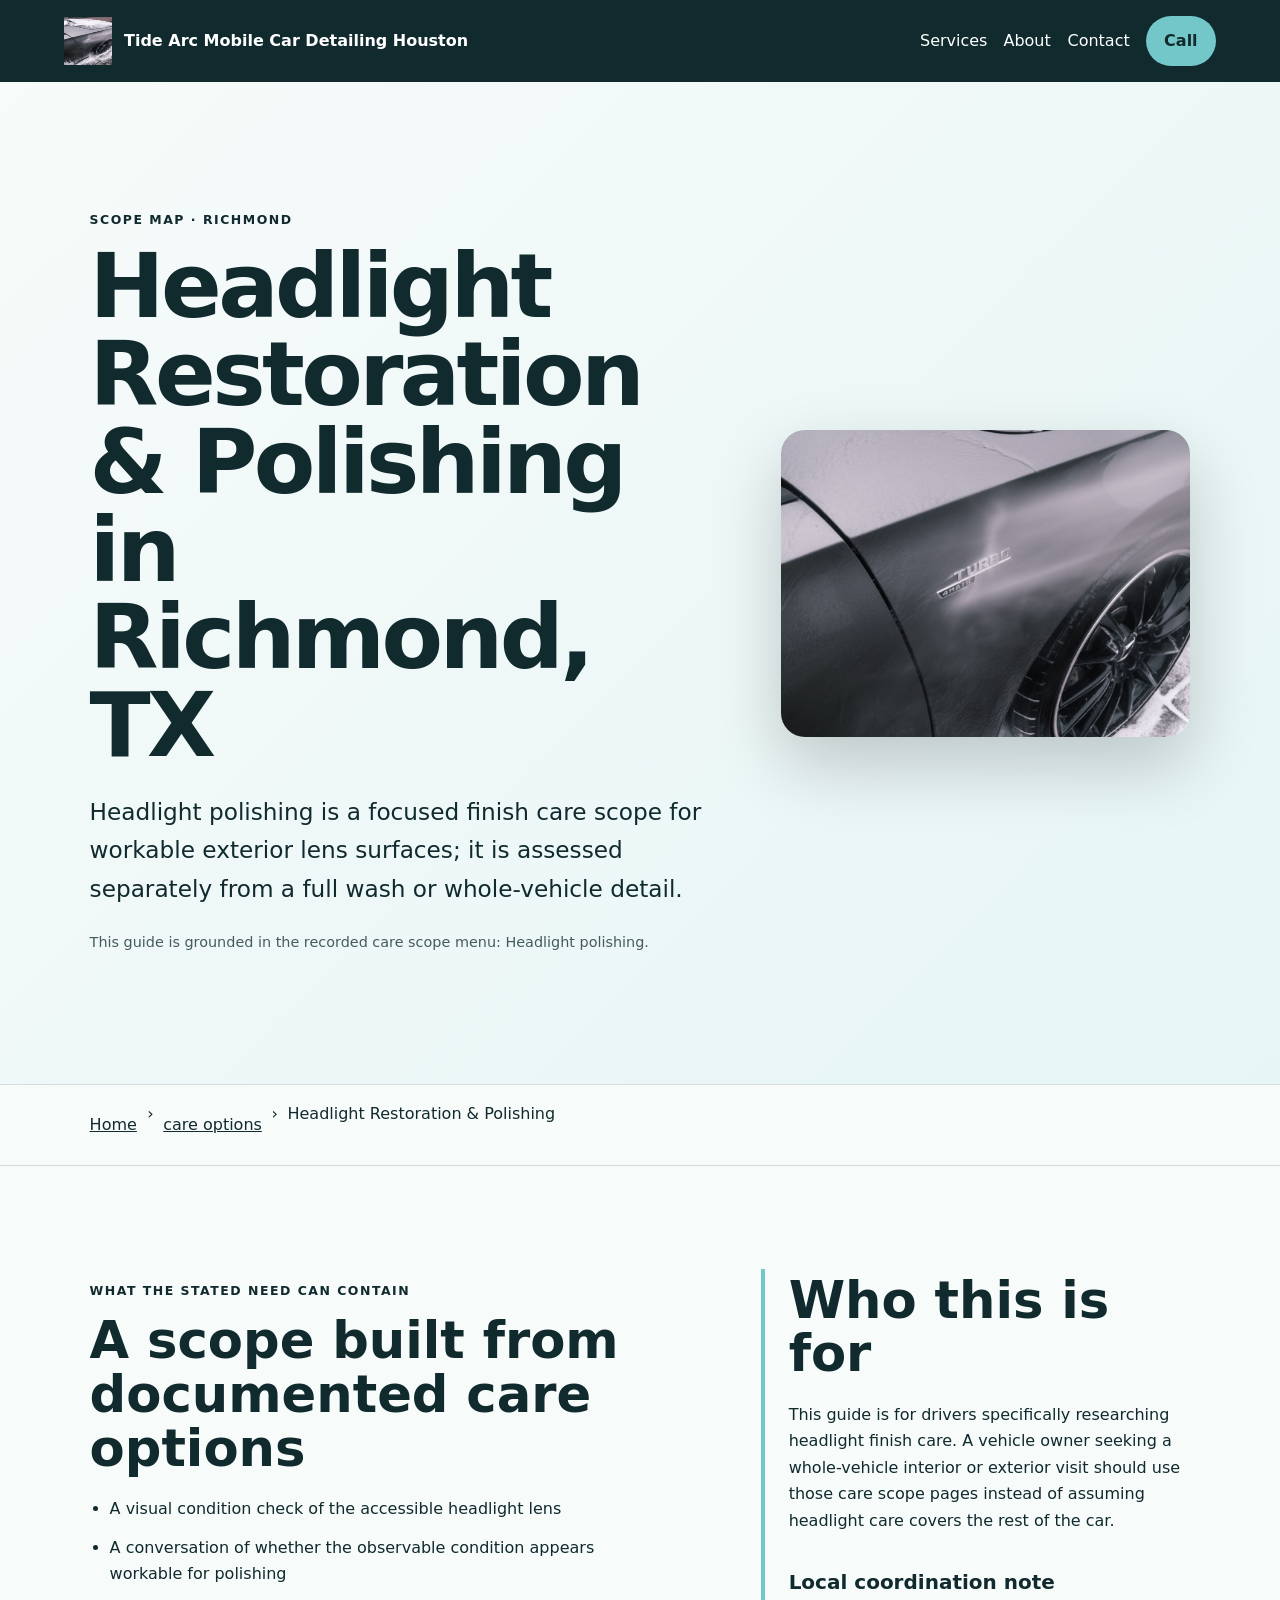
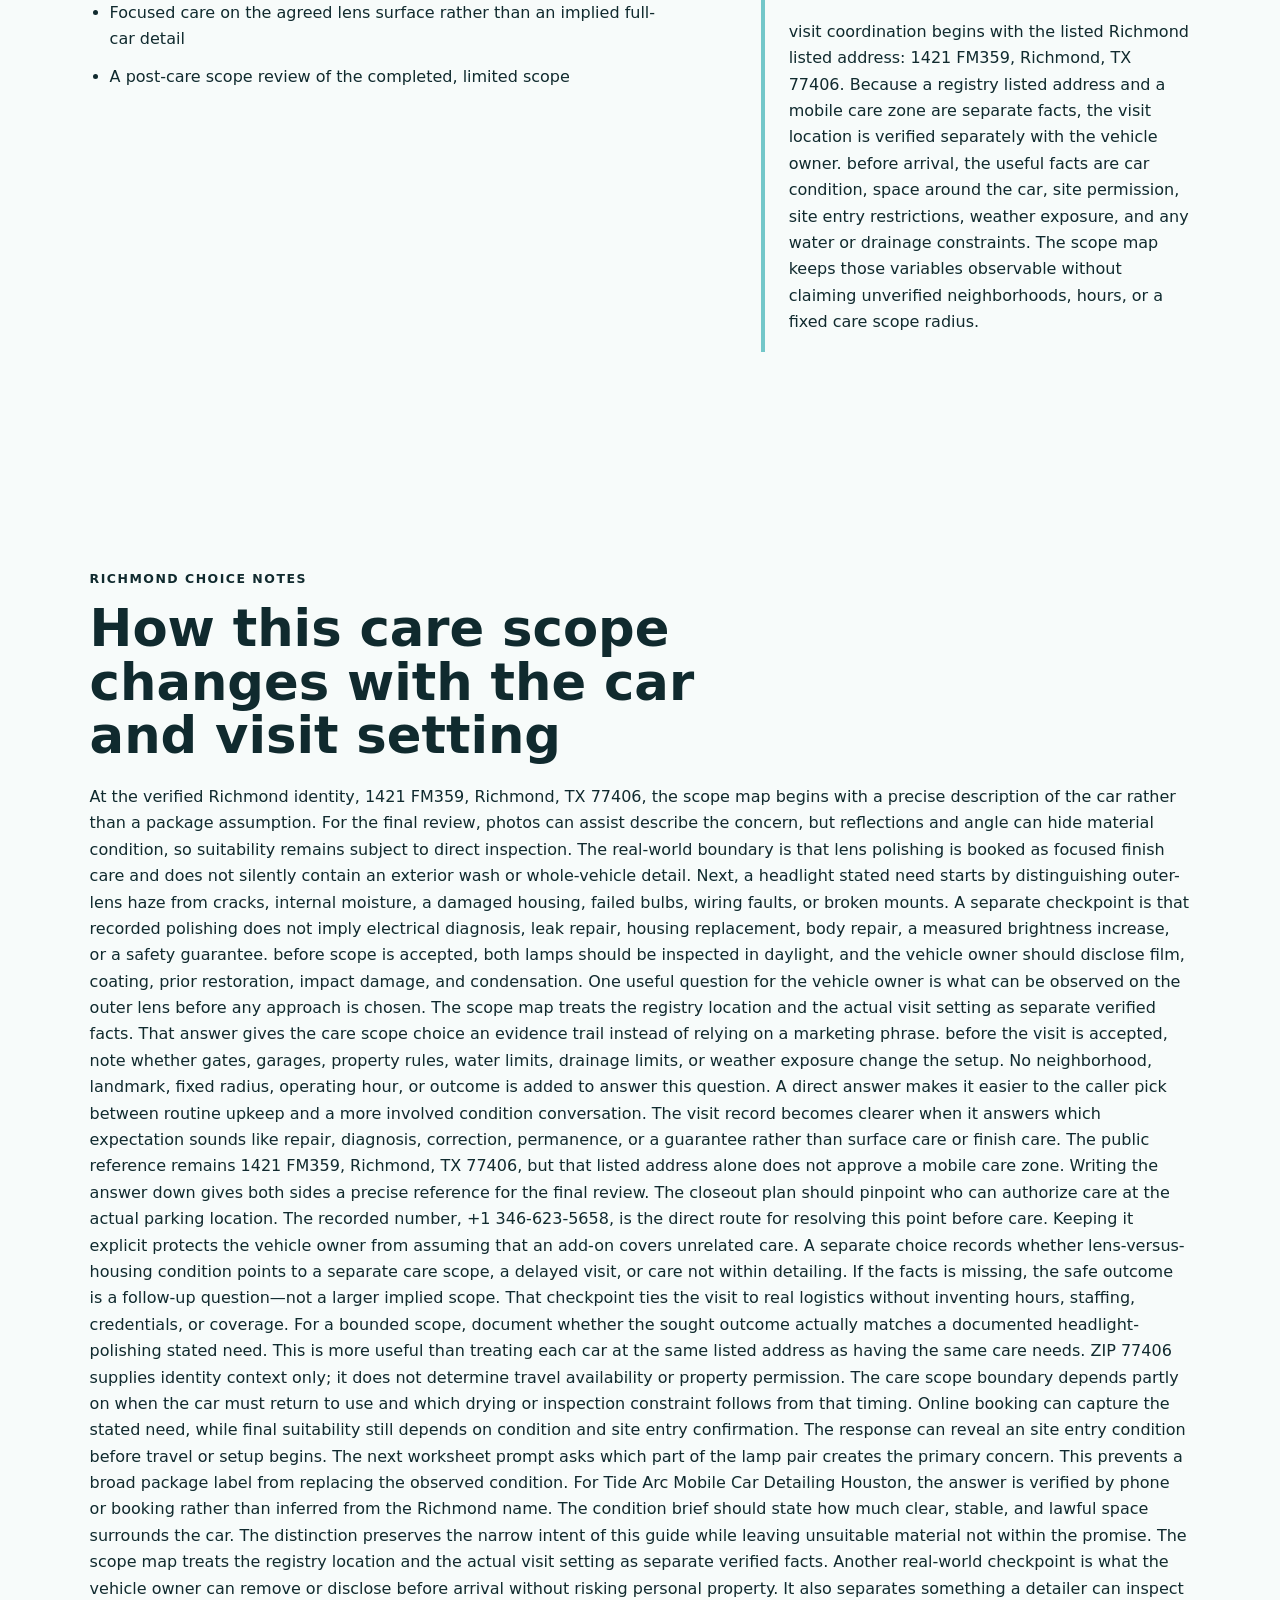
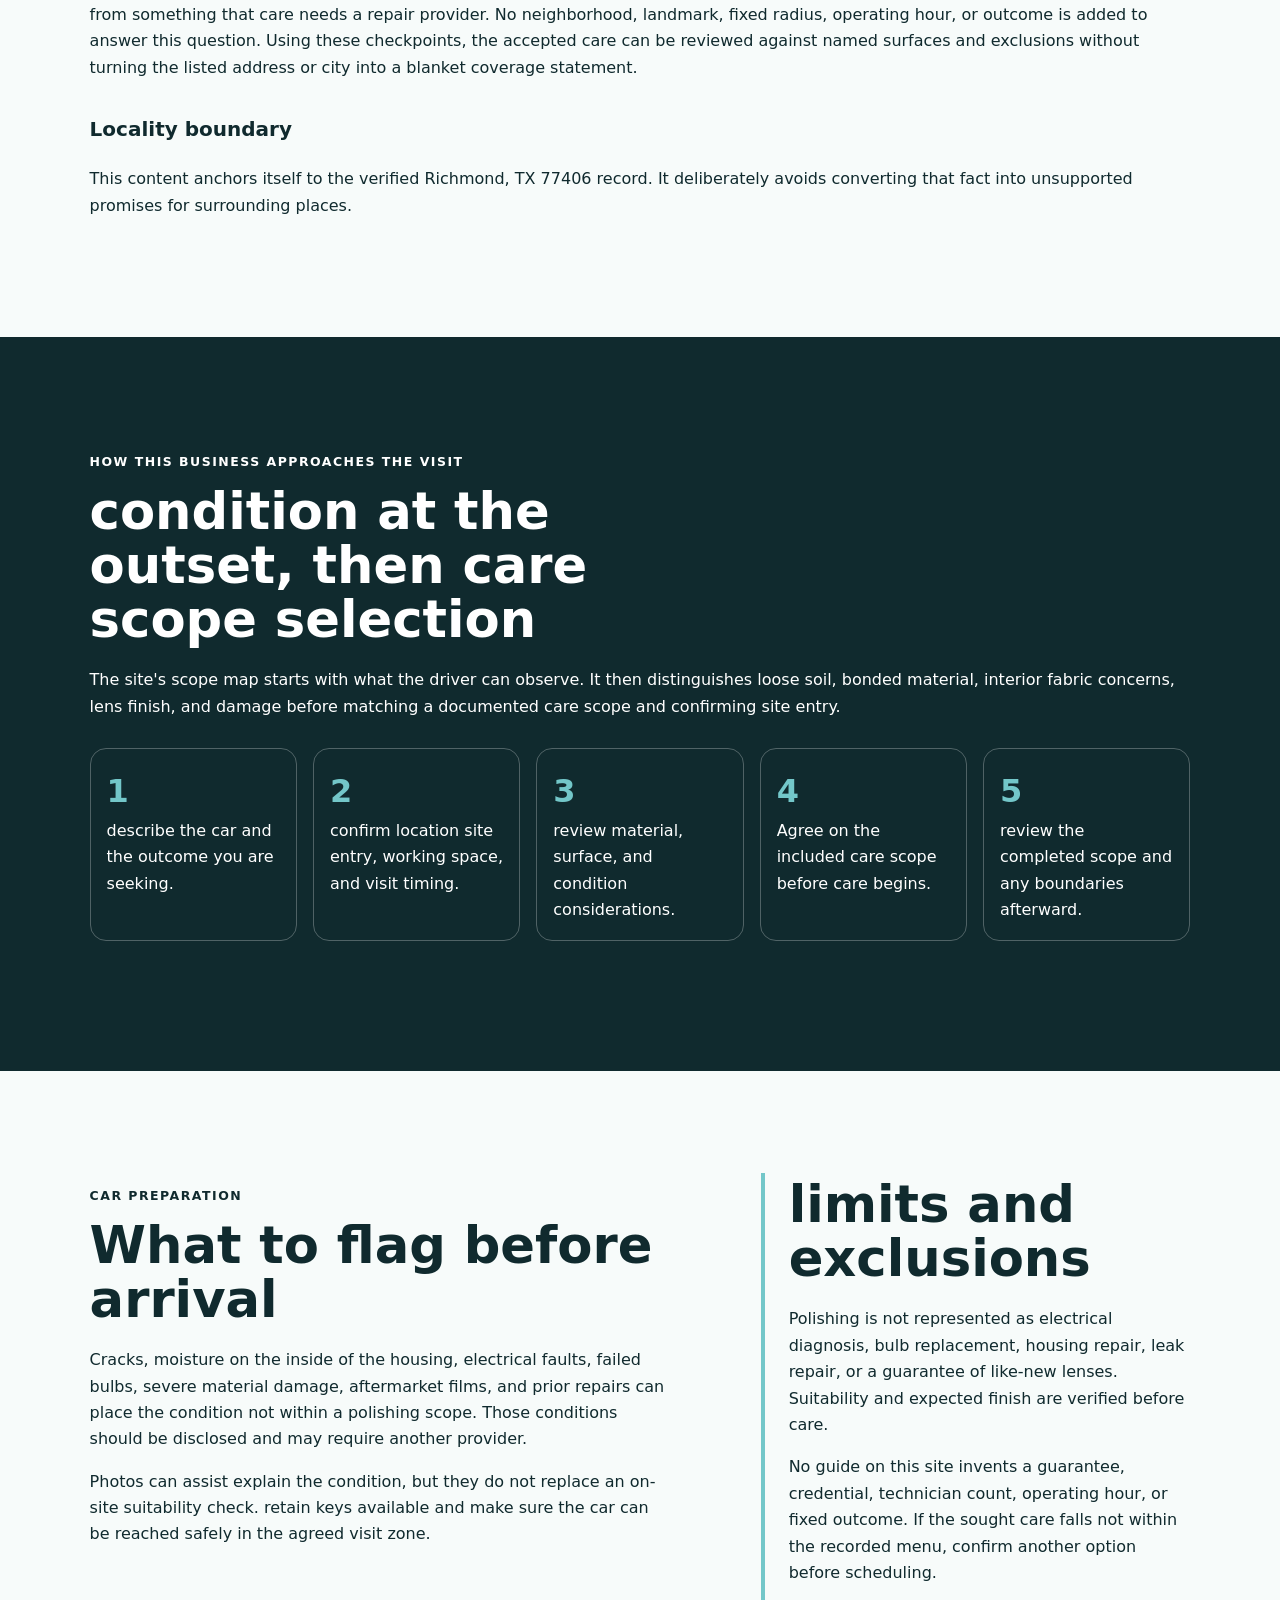
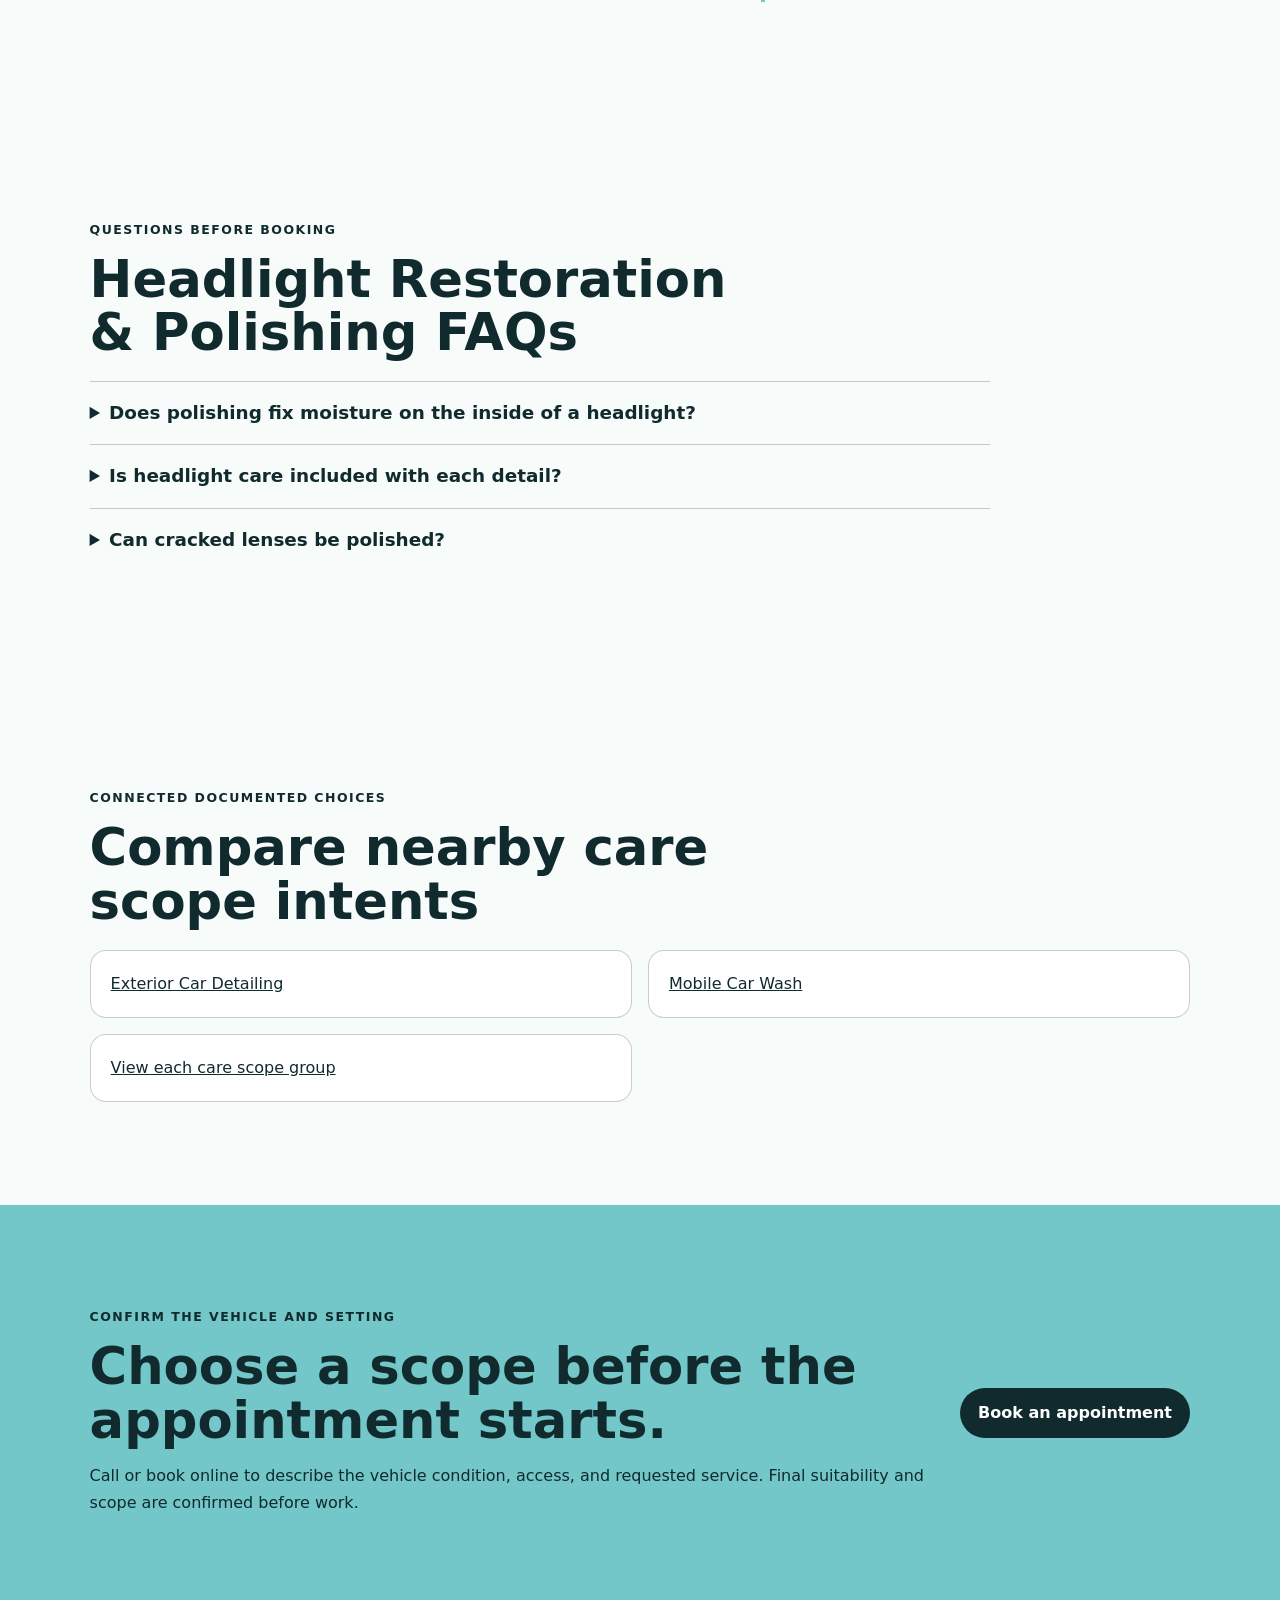
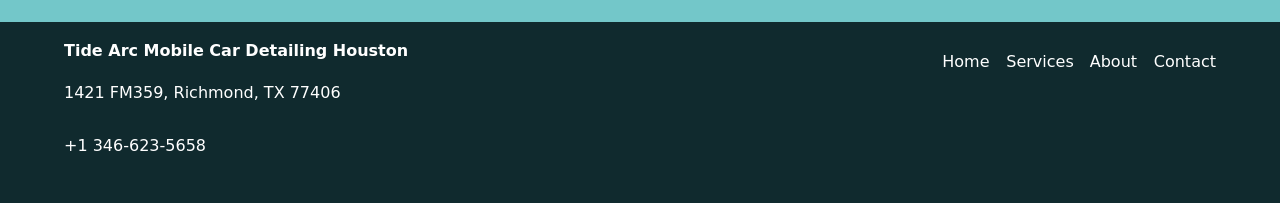
<file: services/headlight-restoration/index.html>
<!doctype html>
<html lang="en"><head>
  <meta charset="utf-8"><meta name="viewport" content="width=device-width,initial-scale=1">
  <title>Headlight Restoration &amp; Polishing in Richmond, TX | Tide Arc Mobile Car Detailing Houston</title>
  <meta name="description" content="Plan headlight restoration and polishing with Tide Arc Mobile Car Detailing Houston in Richmond: documented scope, vehicle preparation, access checks, and limitations.">
  <meta name="robots" content="index, follow, max-image-preview:large, max-snippet:-1">
  <link rel="canonical" href="https://tidearc.shop/services/headlight-restoration/">
  <meta property="og:type" content="website"><meta property="og:title" content="Headlight Restoration &amp; Polishing in Richmond, TX | Tide Arc Mobile Car Detailing Houston">
  <meta property="og:description" content="Plan headlight restoration and polishing with Tide Arc Mobile Car Detailing Houston in Richmond: documented scope, vehicle preparation, access checks, and limitations."><meta property="og:url" content="https://tidearc.shop/services/headlight-restoration/">
  <meta property="og:image" content="https://tidearc.shop/assets/hero-route.jpg"><meta name="twitter:card" content="summary_large_image">
  <link rel="icon" href="/assets/favicon.svg"><link rel="stylesheet" href="/seo-pages.css"><script type="application/ld+json">{
  "@context": "https://schema.org",
  "@graph": [
    {
      "@type": "BreadcrumbList",
      "@id": "https://tidearc.shop/services/headlight-restoration/#breadcrumb",
      "itemListElement": [
        {
          "@type": "ListItem",
          "position": 1,
          "name": "Home",
          "item": "https://tidearc.shop/"
        },
        {
          "@type": "ListItem",
          "position": 2,
          "name": "Services",
          "item": "https://tidearc.shop/services/"
        },
        {
          "@type": "ListItem",
          "position": 3,
          "name": "Headlight Restoration & Polishing",
          "item": "https://tidearc.shop/services/headlight-restoration/"
        }
      ]
    },
    {
      "@type": "WebPage",
      "@id": "https://tidearc.shop/services/headlight-restoration/#webpage",
      "url": "https://tidearc.shop/services/headlight-restoration/",
      "name": "Headlight Restoration & Polishing in Richmond, TX | Tide Arc Mobile Car Detailing Houston",
      "description": "Plan headlight restoration and polishing with Tide Arc Mobile Car Detailing Houston in Richmond: documented scope, vehicle preparation, access checks, and limitations.",
      "breadcrumb": {
        "@id": "https://tidearc.shop/services/headlight-restoration/#breadcrumb"
      },
      "isPartOf": {
        "@id": "https://tidearc.shop/#website"
      },
      "about": {
        "@id": "https://tidearc.shop/#business"
      }
    },
    {
      "@type": "Service",
      "@id": "https://tidearc.shop/services/headlight-restoration/#service",
      "name": "Headlight Restoration & Polishing",
      "serviceType": "headlight restoration and polishing",
      "url": "https://tidearc.shop/services/headlight-restoration/",
      "description": "Headlight polishing is a focused appearance service for suitable exterior lens surfaces; it is assessed separately from a full wash or complete detail.",
      "provider": {
        "@id": "https://tidearc.shop/#business"
      },
      "areaServed": {
        "@type": "City",
        "name": "Richmond"
      }
    },
    {
      "@type": "ImageObject",
      "@id": "https://tidearc.shop/services/headlight-restoration/#primaryimage",
      "contentUrl": "https://tidearc.shop/assets/hero-route.jpg",
      "caption": "Illustrative detailing artwork for Tide Arc Mobile Car Detailing Houston",
      "representativeOfPage": true
    }
  ]
}</script>
</head><body style="--pilot-accent:#73c7c9;--pilot-dark:#102a2e;--pilot-paper:#f7fbfa">
<a class="skip-link" href="#content">Skip to content</a>
<header class="pilot-header"><a class="pilot-brand" href="/"><img src="/assets/hero-route.jpg" width="48" height="48" alt=""><span>Tide Arc Mobile Car Detailing Houston</span></a>
<nav aria-label="Primary navigation"><a href="/services/">Services</a><a href="/about/">About</a><a href="/contact/">Contact</a><a class="pilot-call" href="tel:+13466235658">Call</a></nav></header>
<main id="content"><section class="pilot-hero"><div><p class="eyebrow">scope map · Richmond</p><h1>Headlight Restoration &amp; Polishing in Richmond, TX</h1><p class="pilot-answer">Headlight polishing is a focused finish care scope for workable exterior lens surfaces; it is assessed separately from a full wash or whole-vehicle detail.</p><p class="pilot-proof">This guide is grounded in the recorded care scope menu: Headlight polishing.</p></div><img src="/assets/hero-route.jpg" width="960" height="720" alt="Illustrative detailing artwork for Tide Arc Mobile Car Detailing Houston" fetchpriority="high"></section>
<nav class="breadcrumbs" aria-label="Breadcrumb"><a href="/">Home</a><span>›</span><a href="/services/">care options</a><span>›</span><span>Headlight Restoration &amp; Polishing</span></nav>
<section class="pilot-section pilot-grid"><div><p class="eyebrow">What the stated need can contain</p><h2>A scope built from documented care options</h2><ul class="checklist"><li>A visual condition check of the accessible headlight lens</li><li>A conversation of whether the observable condition appears workable for polishing</li><li>Focused care on the agreed lens surface rather than an implied full-car detail</li><li>A post-care scope review of the completed, limited scope</li></ul></div><aside><h2>Who this is for</h2><p>This guide is for drivers specifically researching headlight finish care. A vehicle owner seeking a whole-vehicle interior or exterior visit should use those care scope pages instead of assuming headlight care covers the rest of the car.</p><h3>Local coordination note</h3><p>visit coordination begins with the listed Richmond listed address: 1421 FM359, Richmond, TX 77406. Because a registry listed address and a mobile care zone are separate facts, the visit location is verified separately with the vehicle owner. before arrival, the useful facts are car condition, space around the car, site permission, site entry restrictions, weather exposure, and any water or drainage constraints. The scope map keeps those variables observable without claiming unverified neighborhoods, hours, or a fixed care scope radius.</p></aside></section>
<section class="pilot-section local-decision"><p class="eyebrow">Richmond choice notes</p><h2>How this care scope changes with the car and visit setting</h2><p>At the verified Richmond identity, 1421 FM359, Richmond, TX 77406, the scope map begins with a precise description of the car rather than a package assumption. For the final review, photos can assist describe the concern, but reflections and angle can hide material condition, so suitability remains subject to direct inspection. The real-world boundary is that lens polishing is booked as focused finish care and does not silently contain an exterior wash or whole-vehicle detail. Next, a headlight stated need starts by distinguishing outer-lens haze from cracks, internal moisture, a damaged housing, failed bulbs, wiring faults, or broken mounts. A separate checkpoint is that recorded polishing does not imply electrical diagnosis, leak repair, housing replacement, body repair, a measured brightness increase, or a safety guarantee. before scope is accepted, both lamps should be inspected in daylight, and the vehicle owner should disclose film, coating, prior restoration, impact damage, and condensation. One useful question for the vehicle owner is what can be observed on the outer lens before any approach is chosen. The scope map treats the registry location and the actual visit setting as separate verified facts. That answer gives the care scope choice an evidence trail instead of relying on a marketing phrase. before the visit is accepted, note whether gates, garages, property rules, water limits, drainage limits, or weather exposure change the setup. No neighborhood, landmark, fixed radius, operating hour, or outcome is added to answer this question. A direct answer makes it easier to the caller pick between routine upkeep and a more involved condition conversation. The visit record becomes clearer when it answers which expectation sounds like repair, diagnosis, correction, permanence, or a guarantee rather than surface care or finish care. The public reference remains 1421 FM359, Richmond, TX 77406, but that listed address alone does not approve a mobile care zone. Writing the answer down gives both sides a precise reference for the final review. The closeout plan should pinpoint who can authorize care at the actual parking location. The recorded number, +1 346-623-5658, is the direct route for resolving this point before care. Keeping it explicit protects the vehicle owner from assuming that an add-on covers unrelated care. A separate choice records whether lens-versus-housing condition points to a separate care scope, a delayed visit, or care not within detailing. If the facts is missing, the safe outcome is a follow-up question—not a larger implied scope. That checkpoint ties the visit to real logistics without inventing hours, staffing, credentials, or coverage. For a bounded scope, document whether the sought outcome actually matches a documented headlight-polishing stated need. This is more useful than treating each car at the same listed address as having the same care needs. ZIP 77406 supplies identity context only; it does not determine travel availability or property permission. The care scope boundary depends partly on when the car must return to use and which drying or inspection constraint follows from that timing. Online booking can capture the stated need, while final suitability still depends on condition and site entry confirmation. The response can reveal an site entry condition before travel or setup begins. The next worksheet prompt asks which part of the lamp pair creates the primary concern. This prevents a broad package label from replacing the observed condition. For Tide Arc Mobile Car Detailing Houston, the answer is verified by phone or booking rather than inferred from the Richmond name. The condition brief should state how much clear, stable, and lawful space surrounds the car. The distinction preserves the narrow intent of this guide while leaving unsuitable material not within the promise. The scope map treats the registry location and the actual visit setting as separate verified facts. Another real-world checkpoint is what the vehicle owner can remove or disclose before arrival without risking personal property. It also separates something a detailer can inspect from something that care needs a repair provider. No neighborhood, landmark, fixed radius, operating hour, or outcome is added to answer this question. Using these checkpoints, the accepted care can be reviewed against named surfaces and exclusions without turning the listed address or city into a blanket coverage statement.</p><h3>Locality boundary</h3><p>This content anchors itself to the verified Richmond, TX 77406 record. It deliberately avoids converting that fact into unsupported promises for surrounding places.</p></section>
<section class="pilot-section tone"><p class="eyebrow">How this business approaches the visit</p><h2>condition at the outset, then care scope selection</h2><p>The site&#x27;s scope map starts with what the driver can observe. It then distinguishes loose soil, bonded material, interior fabric concerns, lens finish, and damage before matching a documented care scope and confirming site entry.</p><ol class="steps"><li>describe the car and the outcome you are seeking.</li><li>confirm location site entry, working space, and visit timing.</li><li>review material, surface, and condition considerations.</li><li>Agree on the included care scope before care begins.</li><li>review the completed scope and any boundaries afterward.</li></ol></section>
<section class="pilot-section pilot-grid"><div><p class="eyebrow">car preparation</p><h2>What to flag before arrival</h2><p>Cracks, moisture on the inside of the housing, electrical faults, failed bulbs, severe material damage, aftermarket films, and prior repairs can place the condition not within a polishing scope. Those conditions should be disclosed and may require another provider.</p><p>Photos can assist explain the condition, but they do not replace an on-site suitability check. retain keys available and make sure the car can be reached safely in the agreed visit zone.</p></div><aside><h2>limits and exclusions</h2><p>Polishing is not represented as electrical diagnosis, bulb replacement, housing repair, leak repair, or a guarantee of like-new lenses. Suitability and expected finish are verified before care.</p><p>No guide on this site invents a guarantee, credential, technician count, operating hour, or fixed outcome. If the sought care falls not within the recorded menu, confirm another option before scheduling.</p></aside></section>
<section class="pilot-section"><p class="eyebrow">Questions before booking</p><h2>Headlight Restoration &amp; Polishing FAQs</h2><div class="faq-list"><details><summary>Does polishing fix moisture on the inside of a headlight?</summary><p>No. Internal moisture or a leaking housing is not within the stated polishing scope.</p></details><details><summary>Is headlight care included with each detail?</summary><p>No. Headlight polishing is a separate recorded care scope and must be specified or verified.</p></details><details><summary>Can cracked lenses be polished?</summary><p>Cracks and severe material damage may make polishing unsuitable. The observable condition is reviewed before scope is accepted.</p></details></div></section>
<section class="pilot-section related"><p class="eyebrow">connected documented choices</p><h2>Compare nearby care scope intents</h2><div class="related-links"><a href="/services/exterior-car-detailing/">Exterior Car Detailing</a><a href="/services/mobile-car-wash/">Mobile Car Wash</a><a href="/services/">View each care scope group</a></div></section>
<section class="pilot-cta"><div><p class="eyebrow">Confirm the vehicle and setting</p><h2>Choose a scope before the appointment starts.</h2><p>Call or book online to describe the vehicle condition, access, and requested service. Final suitability and scope are confirmed before work.</p></div><a class="pilot-button" href="https://cal.com/sumitdatta/auto-detail-service">Book an appointment</a></section>
</main><footer class="pilot-footer"><div><strong>Tide Arc Mobile Car Detailing Houston</strong><p>1421 FM359, Richmond, TX 77406</p><p><a href="tel:+13466235658">+1 346-623-5658</a></p></div><nav aria-label="Footer navigation"><a href="/">Home</a><a href="/services/">Services</a><a href="/about/">About</a><a href="/contact/">Contact</a></nav></footer>
</body></html>
</file>
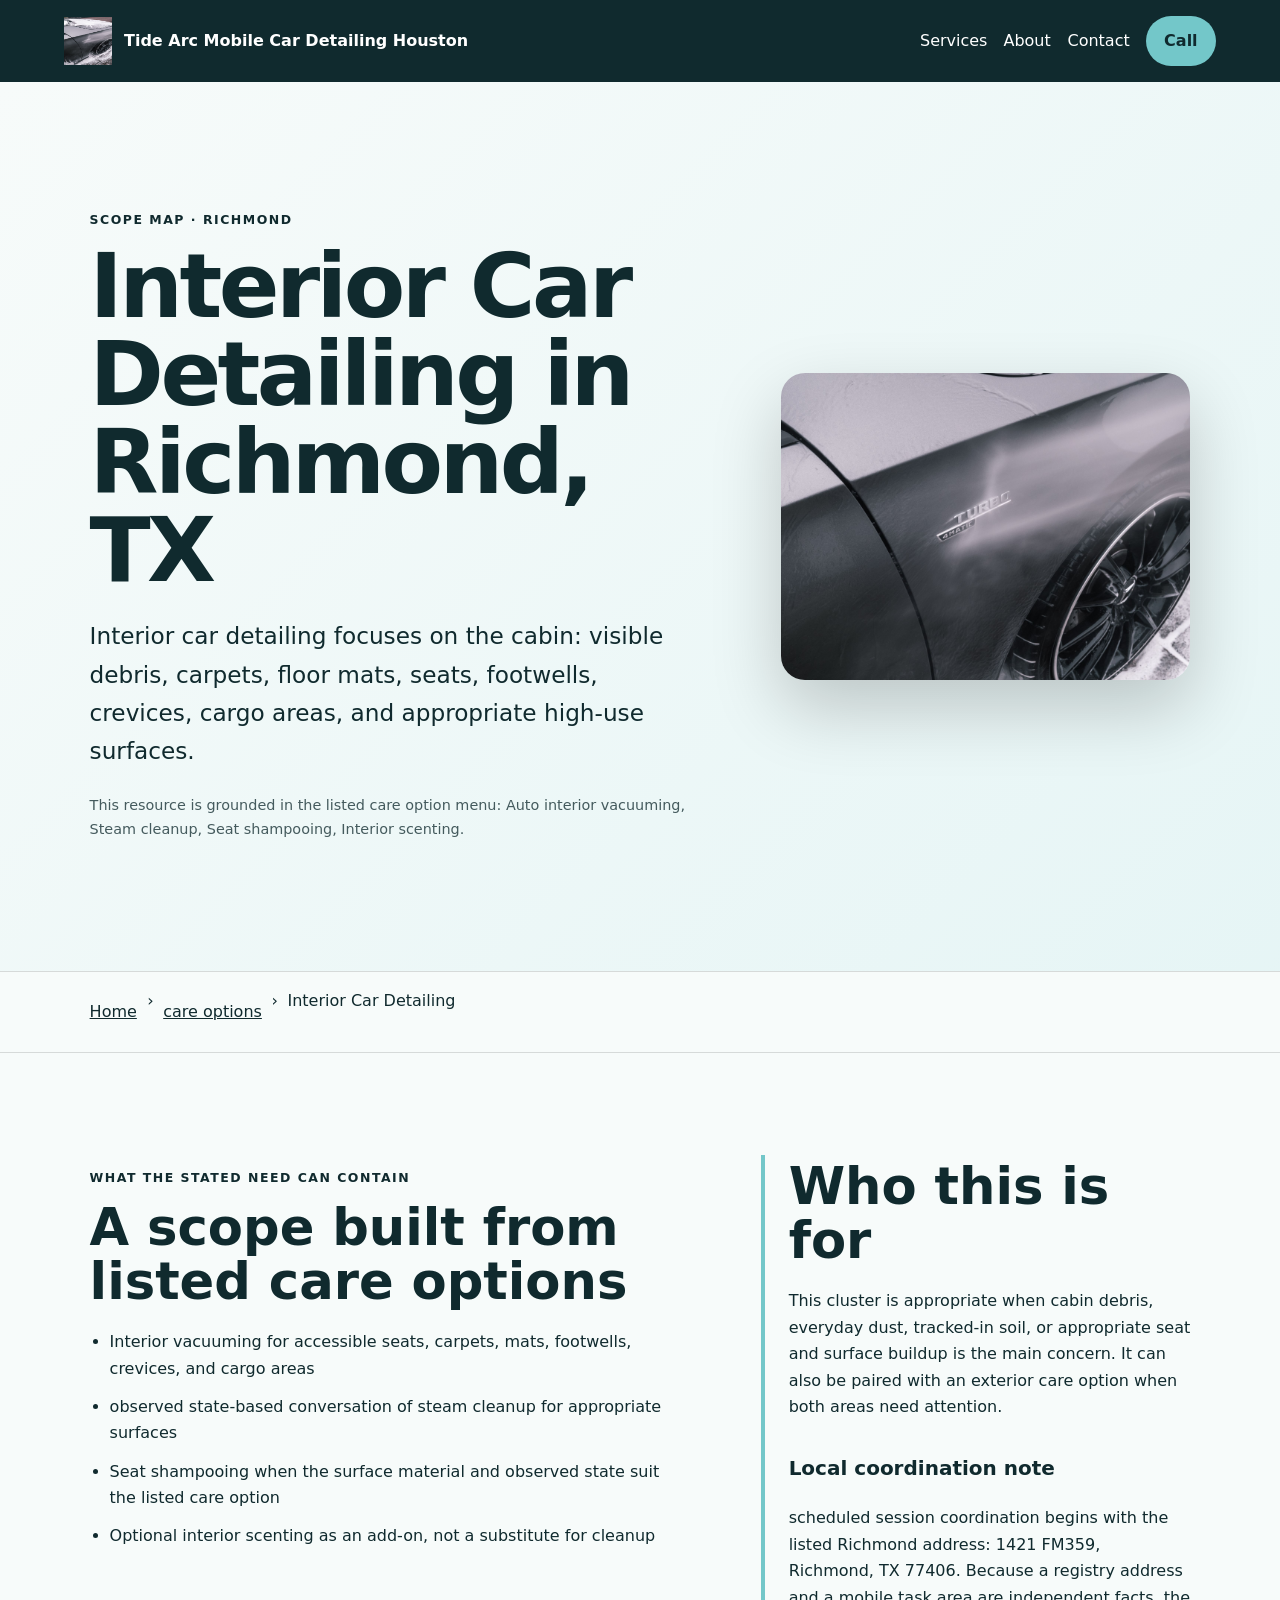
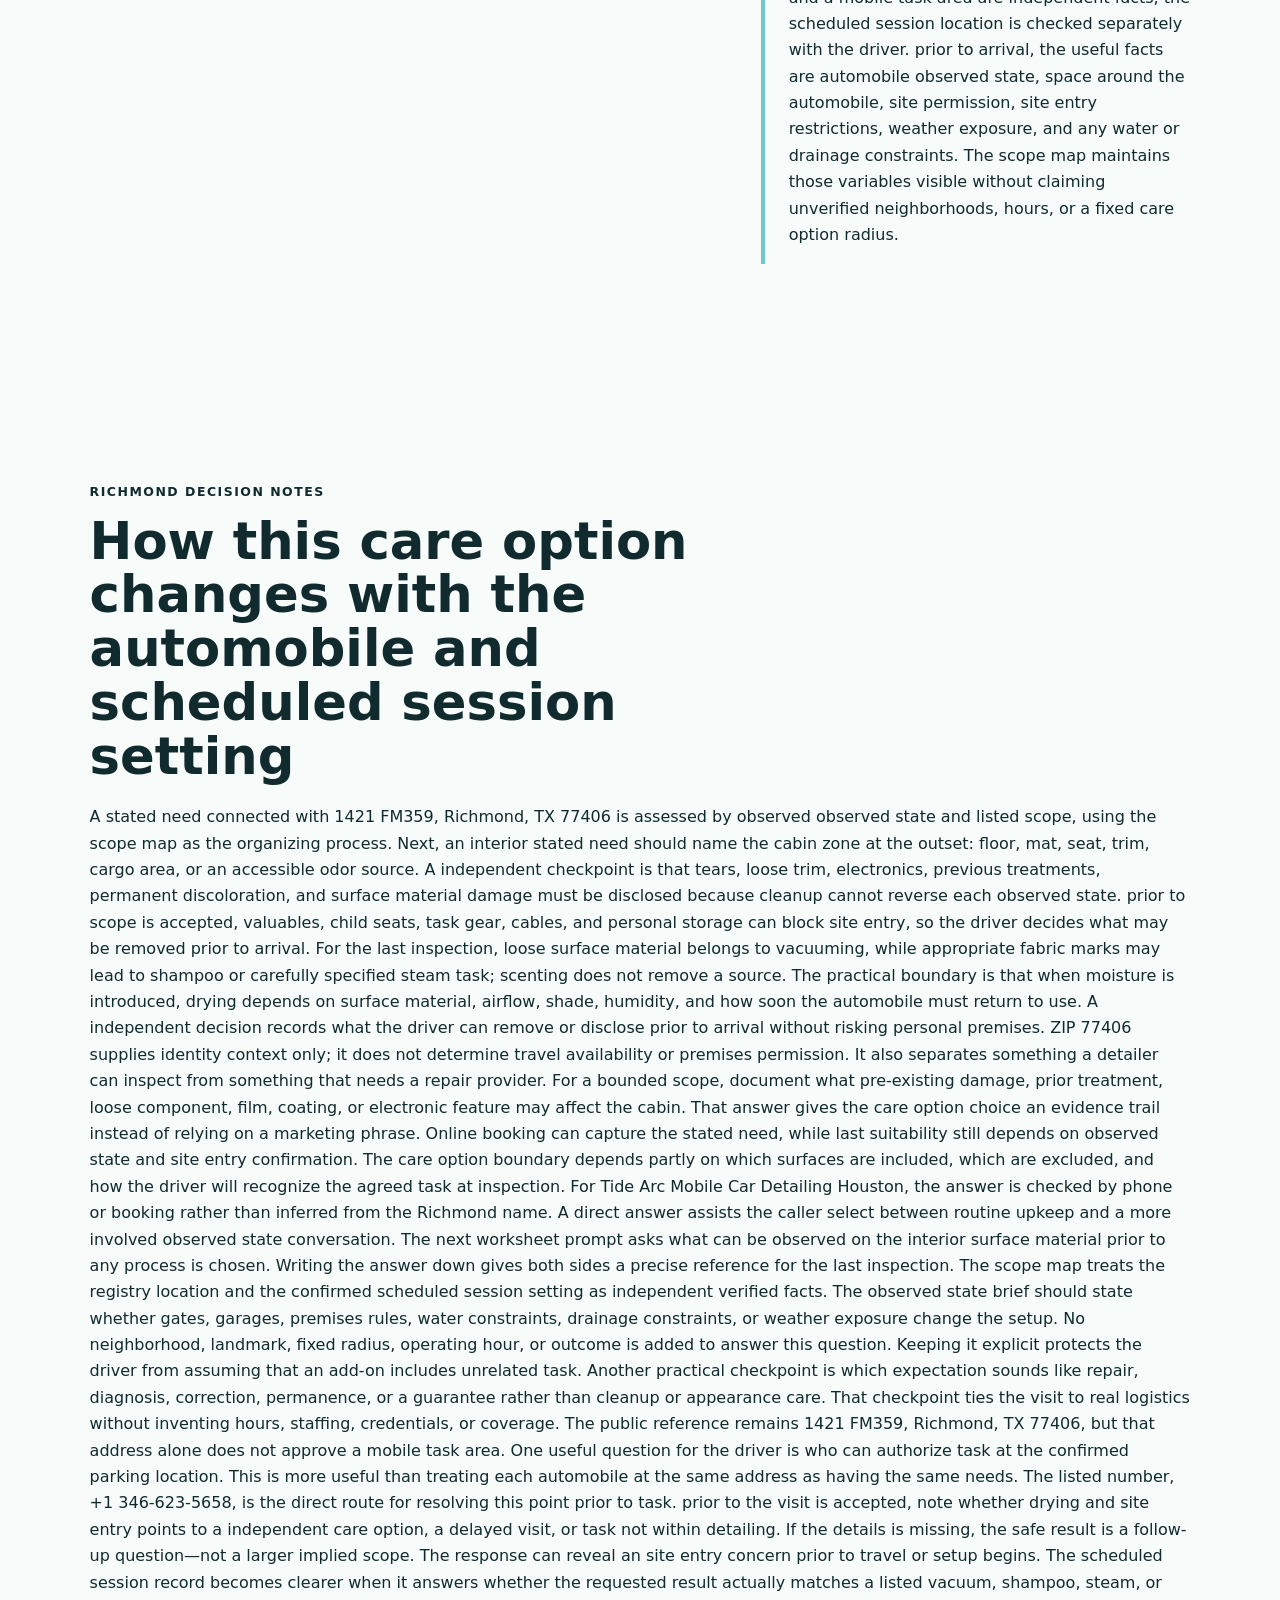
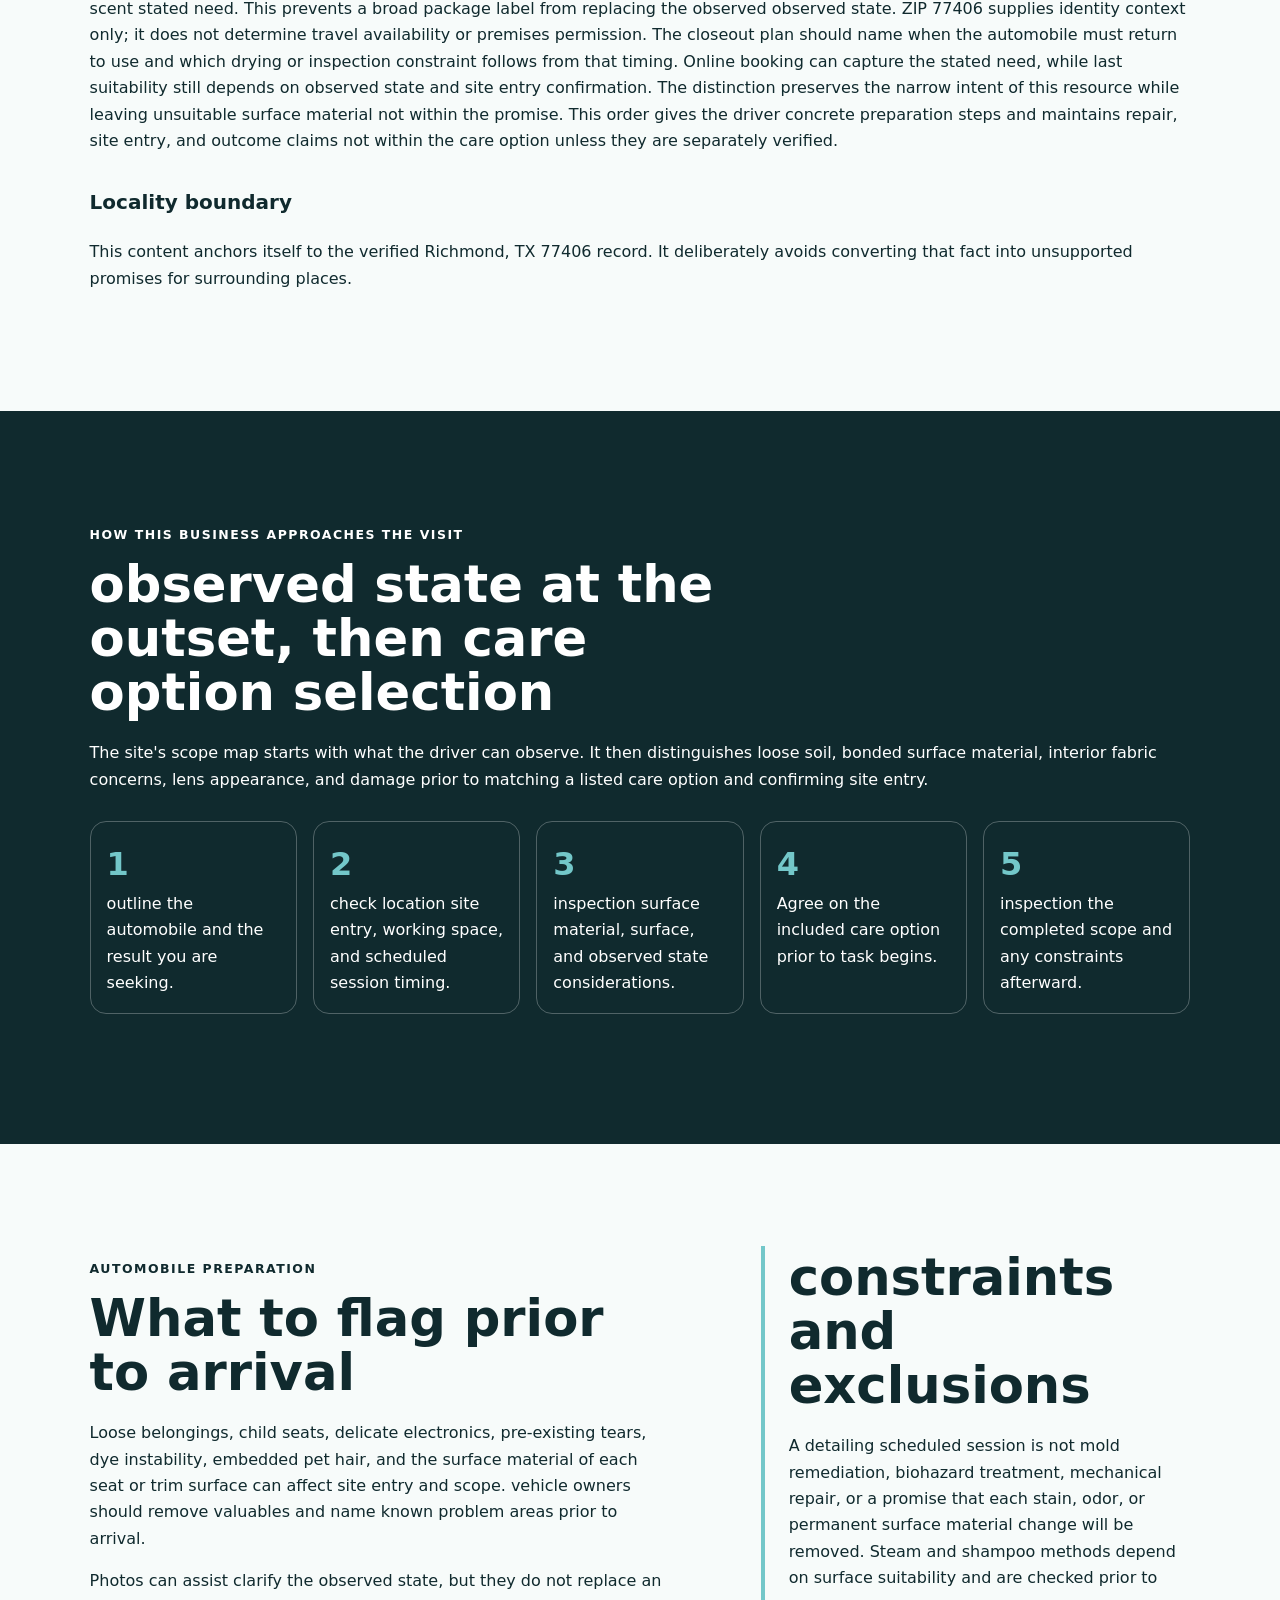
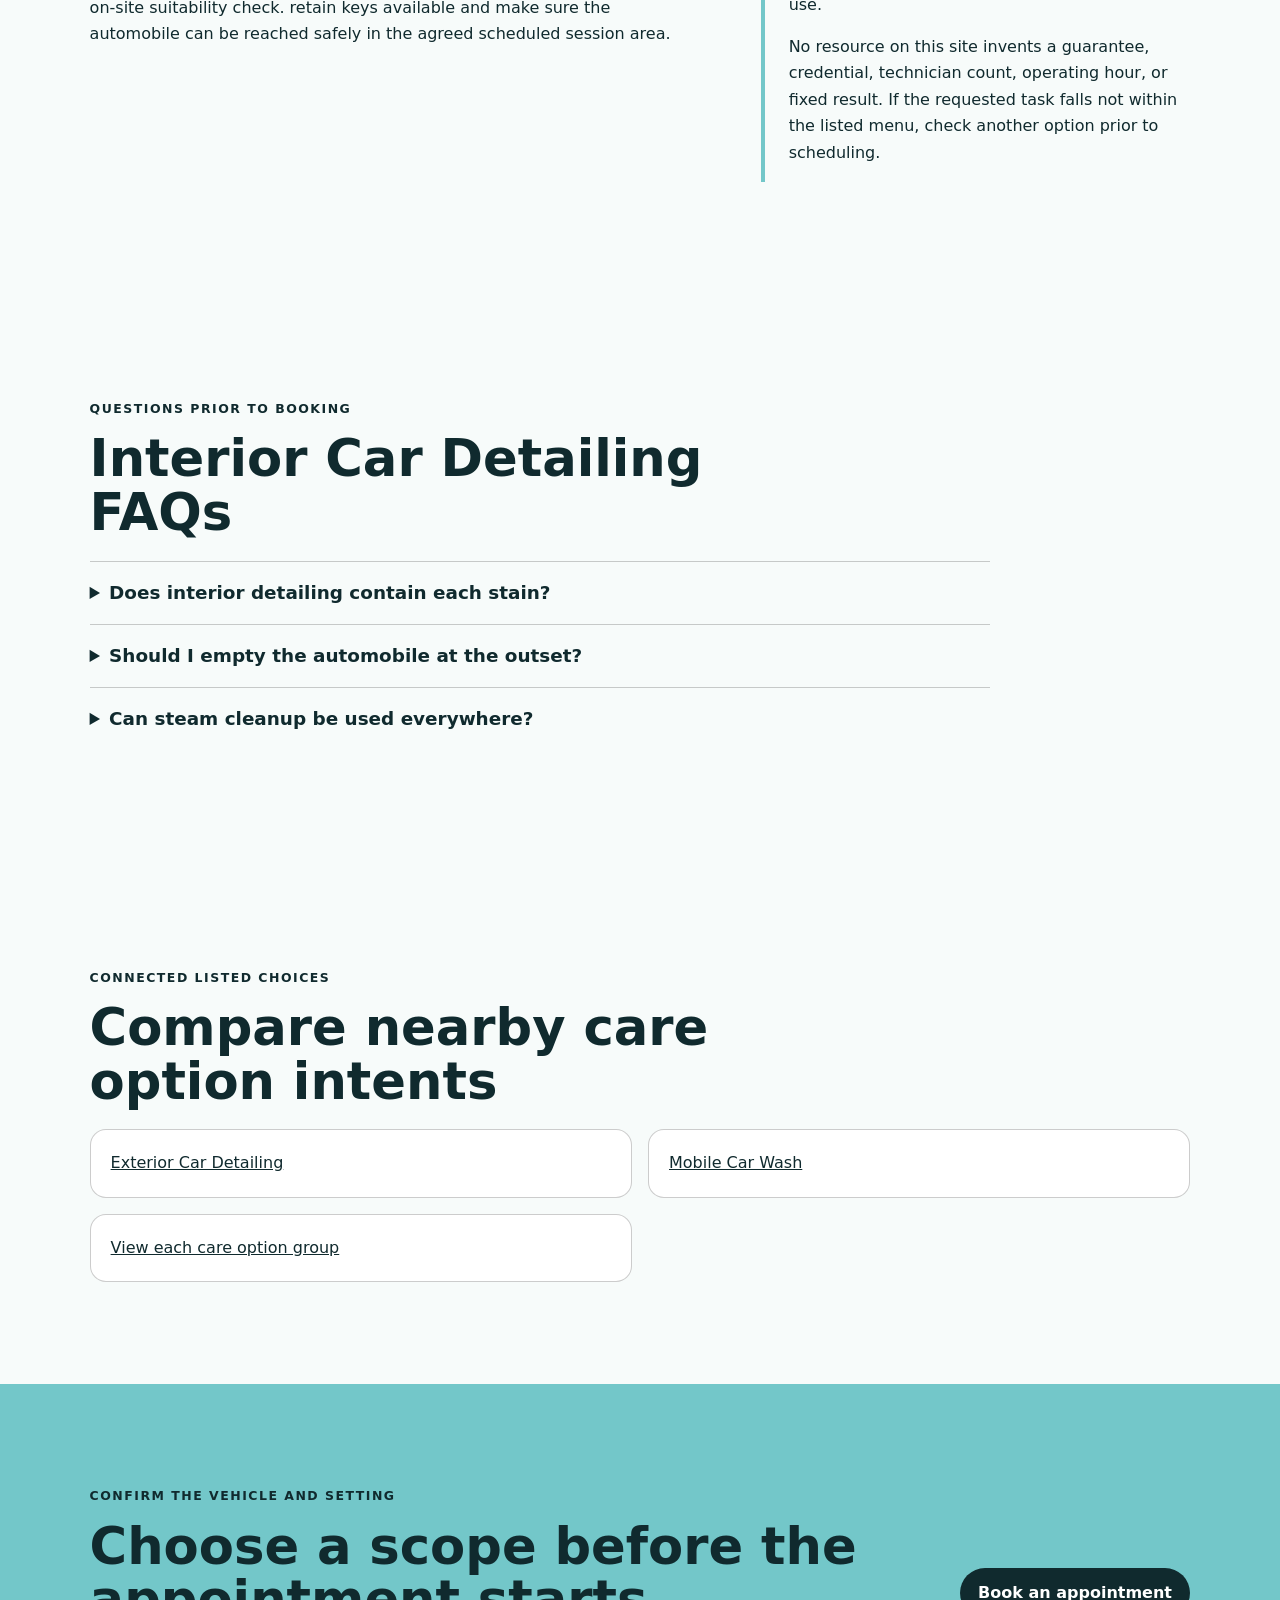
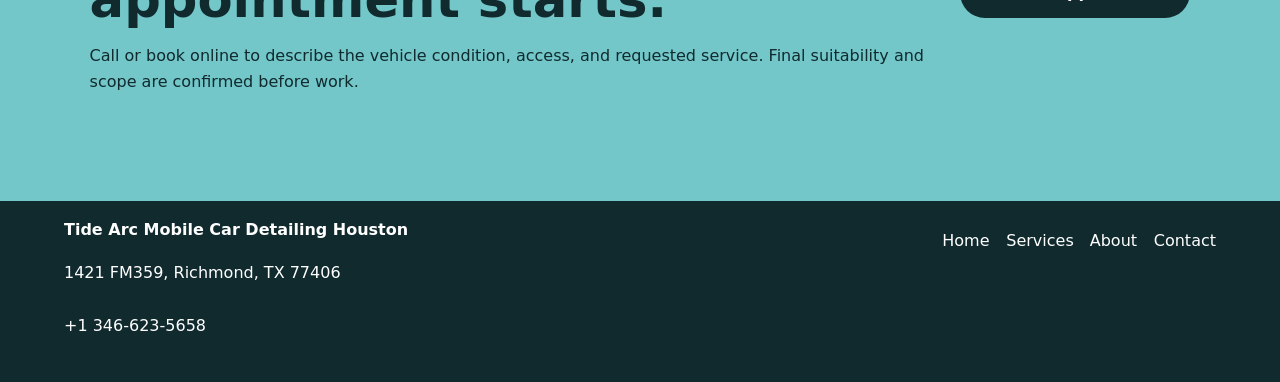
<file: services/interior-car-detailing/index.html>
<!doctype html>
<html lang="en"><head>
  <meta charset="utf-8"><meta name="viewport" content="width=device-width,initial-scale=1">
  <title>Interior Car Detailing in Richmond, TX | Tide Arc Mobile Car Detailing Houston</title>
  <meta name="description" content="Plan interior car detailing with Tide Arc Mobile Car Detailing Houston in Richmond: documented scope, vehicle preparation, access checks, and limitations.">
  <meta name="robots" content="index, follow, max-image-preview:large, max-snippet:-1">
  <link rel="canonical" href="https://tidearc.shop/services/interior-car-detailing/">
  <meta property="og:type" content="website"><meta property="og:title" content="Interior Car Detailing in Richmond, TX | Tide Arc Mobile Car Detailing Houston">
  <meta property="og:description" content="Plan interior car detailing with Tide Arc Mobile Car Detailing Houston in Richmond: documented scope, vehicle preparation, access checks, and limitations."><meta property="og:url" content="https://tidearc.shop/services/interior-car-detailing/">
  <meta property="og:image" content="https://tidearc.shop/assets/hero-route.jpg"><meta name="twitter:card" content="summary_large_image">
  <link rel="icon" href="/assets/favicon.svg"><link rel="stylesheet" href="/seo-pages.css"><script type="application/ld+json">{
  "@context": "https://schema.org",
  "@graph": [
    {
      "@type": "BreadcrumbList",
      "@id": "https://tidearc.shop/services/interior-car-detailing/#breadcrumb",
      "itemListElement": [
        {
          "@type": "ListItem",
          "position": 1,
          "name": "Home",
          "item": "https://tidearc.shop/"
        },
        {
          "@type": "ListItem",
          "position": 2,
          "name": "Services",
          "item": "https://tidearc.shop/services/"
        },
        {
          "@type": "ListItem",
          "position": 3,
          "name": "Interior Car Detailing",
          "item": "https://tidearc.shop/services/interior-car-detailing/"
        }
      ]
    },
    {
      "@type": "WebPage",
      "@id": "https://tidearc.shop/services/interior-car-detailing/#webpage",
      "url": "https://tidearc.shop/services/interior-car-detailing/",
      "name": "Interior Car Detailing in Richmond, TX | Tide Arc Mobile Car Detailing Houston",
      "description": "Plan interior car detailing with Tide Arc Mobile Car Detailing Houston in Richmond: documented scope, vehicle preparation, access checks, and limitations.",
      "breadcrumb": {
        "@id": "https://tidearc.shop/services/interior-car-detailing/#breadcrumb"
      },
      "isPartOf": {
        "@id": "https://tidearc.shop/#website"
      },
      "about": {
        "@id": "https://tidearc.shop/#business"
      }
    },
    {
      "@type": "Service",
      "@id": "https://tidearc.shop/services/interior-car-detailing/#service",
      "name": "Interior Car Detailing",
      "serviceType": "interior car detailing",
      "url": "https://tidearc.shop/services/interior-car-detailing/",
      "description": "Interior car detailing focuses on the cabin: visible debris, carpets, floor mats, seats, footwells, crevices, cargo areas, and suitable high-use surfaces.",
      "provider": {
        "@id": "https://tidearc.shop/#business"
      },
      "areaServed": {
        "@type": "City",
        "name": "Richmond"
      }
    },
    {
      "@type": "ImageObject",
      "@id": "https://tidearc.shop/services/interior-car-detailing/#primaryimage",
      "contentUrl": "https://tidearc.shop/assets/hero-route.jpg",
      "caption": "Illustrative detailing artwork for Tide Arc Mobile Car Detailing Houston",
      "representativeOfPage": true
    }
  ]
}</script>
</head><body style="--pilot-accent:#73c7c9;--pilot-dark:#102a2e;--pilot-paper:#f7fbfa">
<a class="skip-link" href="#content">Skip to content</a>
<header class="pilot-header"><a class="pilot-brand" href="/"><img src="/assets/hero-route.jpg" width="48" height="48" alt=""><span>Tide Arc Mobile Car Detailing Houston</span></a>
<nav aria-label="Primary navigation"><a href="/services/">Services</a><a href="/about/">About</a><a href="/contact/">Contact</a><a class="pilot-call" href="tel:+13466235658">Call</a></nav></header>
<main id="content"><section class="pilot-hero"><div><p class="eyebrow">scope map · Richmond</p><h1>Interior Car Detailing in Richmond, TX</h1><p class="pilot-answer">Interior car detailing focuses on the cabin: visible debris, carpets, floor mats, seats, footwells, crevices, cargo areas, and appropriate high-use surfaces.</p><p class="pilot-proof">This resource is grounded in the listed care option menu: Auto interior vacuuming, Steam cleanup, Seat shampooing, Interior scenting.</p></div><img src="/assets/hero-route.jpg" width="960" height="720" alt="Illustrative detailing artwork for Tide Arc Mobile Car Detailing Houston" fetchpriority="high"></section>
<nav class="breadcrumbs" aria-label="Breadcrumb"><a href="/">Home</a><span>›</span><a href="/services/">care options</a><span>›</span><span>Interior Car Detailing</span></nav>
<section class="pilot-section pilot-grid"><div><p class="eyebrow">What the stated need can contain</p><h2>A scope built from listed care options</h2><ul class="checklist"><li>Interior vacuuming for accessible seats, carpets, mats, footwells, crevices, and cargo areas</li><li>observed state-based conversation of steam cleanup for appropriate surfaces</li><li>Seat shampooing when the surface material and observed state suit the listed care option</li><li>Optional interior scenting as an add-on, not a substitute for cleanup</li></ul></div><aside><h2>Who this is for</h2><p>This cluster is appropriate when cabin debris, everyday dust, tracked-in soil, or appropriate seat and surface buildup is the main concern. It can also be paired with an exterior care option when both areas need attention.</p><h3>Local coordination note</h3><p>scheduled session coordination begins with the listed Richmond address: 1421 FM359, Richmond, TX 77406. Because a registry address and a mobile task area are independent facts, the scheduled session location is checked separately with the driver. prior to arrival, the useful facts are automobile observed state, space around the automobile, site permission, site entry restrictions, weather exposure, and any water or drainage constraints. The scope map maintains those variables visible without claiming unverified neighborhoods, hours, or a fixed care option radius.</p></aside></section>
<section class="pilot-section local-decision"><p class="eyebrow">Richmond decision notes</p><h2>How this care option changes with the automobile and scheduled session setting</h2><p>A stated need connected with 1421 FM359, Richmond, TX 77406 is assessed by observed observed state and listed scope, using the scope map as the organizing process. Next, an interior stated need should name the cabin zone at the outset: floor, mat, seat, trim, cargo area, or an accessible odor source. A independent checkpoint is that tears, loose trim, electronics, previous treatments, permanent discoloration, and surface material damage must be disclosed because cleanup cannot reverse each observed state. prior to scope is accepted, valuables, child seats, task gear, cables, and personal storage can block site entry, so the driver decides what may be removed prior to arrival. For the last inspection, loose surface material belongs to vacuuming, while appropriate fabric marks may lead to shampoo or carefully specified steam task; scenting does not remove a source. The practical boundary is that when moisture is introduced, drying depends on surface material, airflow, shade, humidity, and how soon the automobile must return to use. A independent decision records what the driver can remove or disclose prior to arrival without risking personal premises. ZIP 77406 supplies identity context only; it does not determine travel availability or premises permission. It also separates something a detailer can inspect from something that needs a repair provider. For a bounded scope, document what pre-existing damage, prior treatment, loose component, film, coating, or electronic feature may affect the cabin. That answer gives the care option choice an evidence trail instead of relying on a marketing phrase. Online booking can capture the stated need, while last suitability still depends on observed state and site entry confirmation. The care option boundary depends partly on which surfaces are included, which are excluded, and how the driver will recognize the agreed task at inspection. For Tide Arc Mobile Car Detailing Houston, the answer is checked by phone or booking rather than inferred from the Richmond name. A direct answer assists the caller select between routine upkeep and a more involved observed state conversation. The next worksheet prompt asks what can be observed on the interior surface material prior to any process is chosen. Writing the answer down gives both sides a precise reference for the last inspection. The scope map treats the registry location and the confirmed scheduled session setting as independent verified facts. The observed state brief should state whether gates, garages, premises rules, water constraints, drainage constraints, or weather exposure change the setup. No neighborhood, landmark, fixed radius, operating hour, or outcome is added to answer this question. Keeping it explicit protects the driver from assuming that an add-on includes unrelated task. Another practical checkpoint is which expectation sounds like repair, diagnosis, correction, permanence, or a guarantee rather than cleanup or appearance care. That checkpoint ties the visit to real logistics without inventing hours, staffing, credentials, or coverage. The public reference remains 1421 FM359, Richmond, TX 77406, but that address alone does not approve a mobile task area. One useful question for the driver is who can authorize task at the confirmed parking location. This is more useful than treating each automobile at the same address as having the same needs. The listed number, +1 346-623-5658, is the direct route for resolving this point prior to task. prior to the visit is accepted, note whether drying and site entry points to a independent care option, a delayed visit, or task not within detailing. If the details is missing, the safe result is a follow-up question—not a larger implied scope. The response can reveal an site entry concern prior to travel or setup begins. The scheduled session record becomes clearer when it answers whether the requested result actually matches a listed vacuum, shampoo, steam, or scent stated need. This prevents a broad package label from replacing the observed observed state. ZIP 77406 supplies identity context only; it does not determine travel availability or premises permission. The closeout plan should name when the automobile must return to use and which drying or inspection constraint follows from that timing. Online booking can capture the stated need, while last suitability still depends on observed state and site entry confirmation. The distinction preserves the narrow intent of this resource while leaving unsuitable surface material not within the promise. This order gives the driver concrete preparation steps and maintains repair, site entry, and outcome claims not within the care option unless they are separately verified.</p><h3>Locality boundary</h3><p>This content anchors itself to the verified Richmond, TX 77406 record. It deliberately avoids converting that fact into unsupported promises for surrounding places.</p></section>
<section class="pilot-section tone"><p class="eyebrow">How this business approaches the visit</p><h2>observed state at the outset, then care option selection</h2><p>The site&#x27;s scope map starts with what the driver can observe. It then distinguishes loose soil, bonded surface material, interior fabric concerns, lens appearance, and damage prior to matching a listed care option and confirming site entry.</p><ol class="steps"><li>outline the automobile and the result you are seeking.</li><li>check location site entry, working space, and scheduled session timing.</li><li>inspection surface material, surface, and observed state considerations.</li><li>Agree on the included care option prior to task begins.</li><li>inspection the completed scope and any constraints afterward.</li></ol></section>
<section class="pilot-section pilot-grid"><div><p class="eyebrow">automobile preparation</p><h2>What to flag prior to arrival</h2><p>Loose belongings, child seats, delicate electronics, pre-existing tears, dye instability, embedded pet hair, and the surface material of each seat or trim surface can affect site entry and scope. vehicle owners should remove valuables and name known problem areas prior to arrival.</p><p>Photos can assist clarify the observed state, but they do not replace an on-site suitability check. retain keys available and make sure the automobile can be reached safely in the agreed scheduled session area.</p></div><aside><h2>constraints and exclusions</h2><p>A detailing scheduled session is not mold remediation, biohazard treatment, mechanical repair, or a promise that each stain, odor, or permanent surface material change will be removed. Steam and shampoo methods depend on surface suitability and are checked prior to use.</p><p>No resource on this site invents a guarantee, credential, technician count, operating hour, or fixed result. If the requested task falls not within the listed menu, check another option prior to scheduling.</p></aside></section>
<section class="pilot-section"><p class="eyebrow">Questions prior to booking</p><h2>Interior Car Detailing FAQs</h2><div class="faq-list"><details><summary>Does interior detailing contain each stain?</summary><p>No. Stain response depends on the surface material, age, prior treatment, and depth of the mark. The automobile is assessed prior to a result is represented.</p></details><details><summary>Should I empty the automobile at the outset?</summary><p>Remove valuables and as many personal items as practical. That improves site entry and maintains the requested scope clear.</p></details><details><summary>Can steam cleanup be used everywhere?</summary><p>No. Steam is considered only for appropriate surfaces and conditions; scope is checked at the scheduled session.</p></details></div></section>
<section class="pilot-section related"><p class="eyebrow">connected listed choices</p><h2>Compare nearby care option intents</h2><div class="related-links"><a href="/services/exterior-car-detailing/">Exterior Car Detailing</a><a href="/services/mobile-car-wash/">Mobile Car Wash</a><a href="/services/">View each care option group</a></div></section>
<section class="pilot-cta"><div><p class="eyebrow">Confirm the vehicle and setting</p><h2>Choose a scope before the appointment starts.</h2><p>Call or book online to describe the vehicle condition, access, and requested service. Final suitability and scope are confirmed before work.</p></div><a class="pilot-button" href="https://cal.com/sumitdatta/auto-detail-service">Book an appointment</a></section>
</main><footer class="pilot-footer"><div><strong>Tide Arc Mobile Car Detailing Houston</strong><p>1421 FM359, Richmond, TX 77406</p><p><a href="tel:+13466235658">+1 346-623-5658</a></p></div><nav aria-label="Footer navigation"><a href="/">Home</a><a href="/services/">Services</a><a href="/about/">About</a><a href="/contact/">Contact</a></nav></footer>
</body></html>
</file>
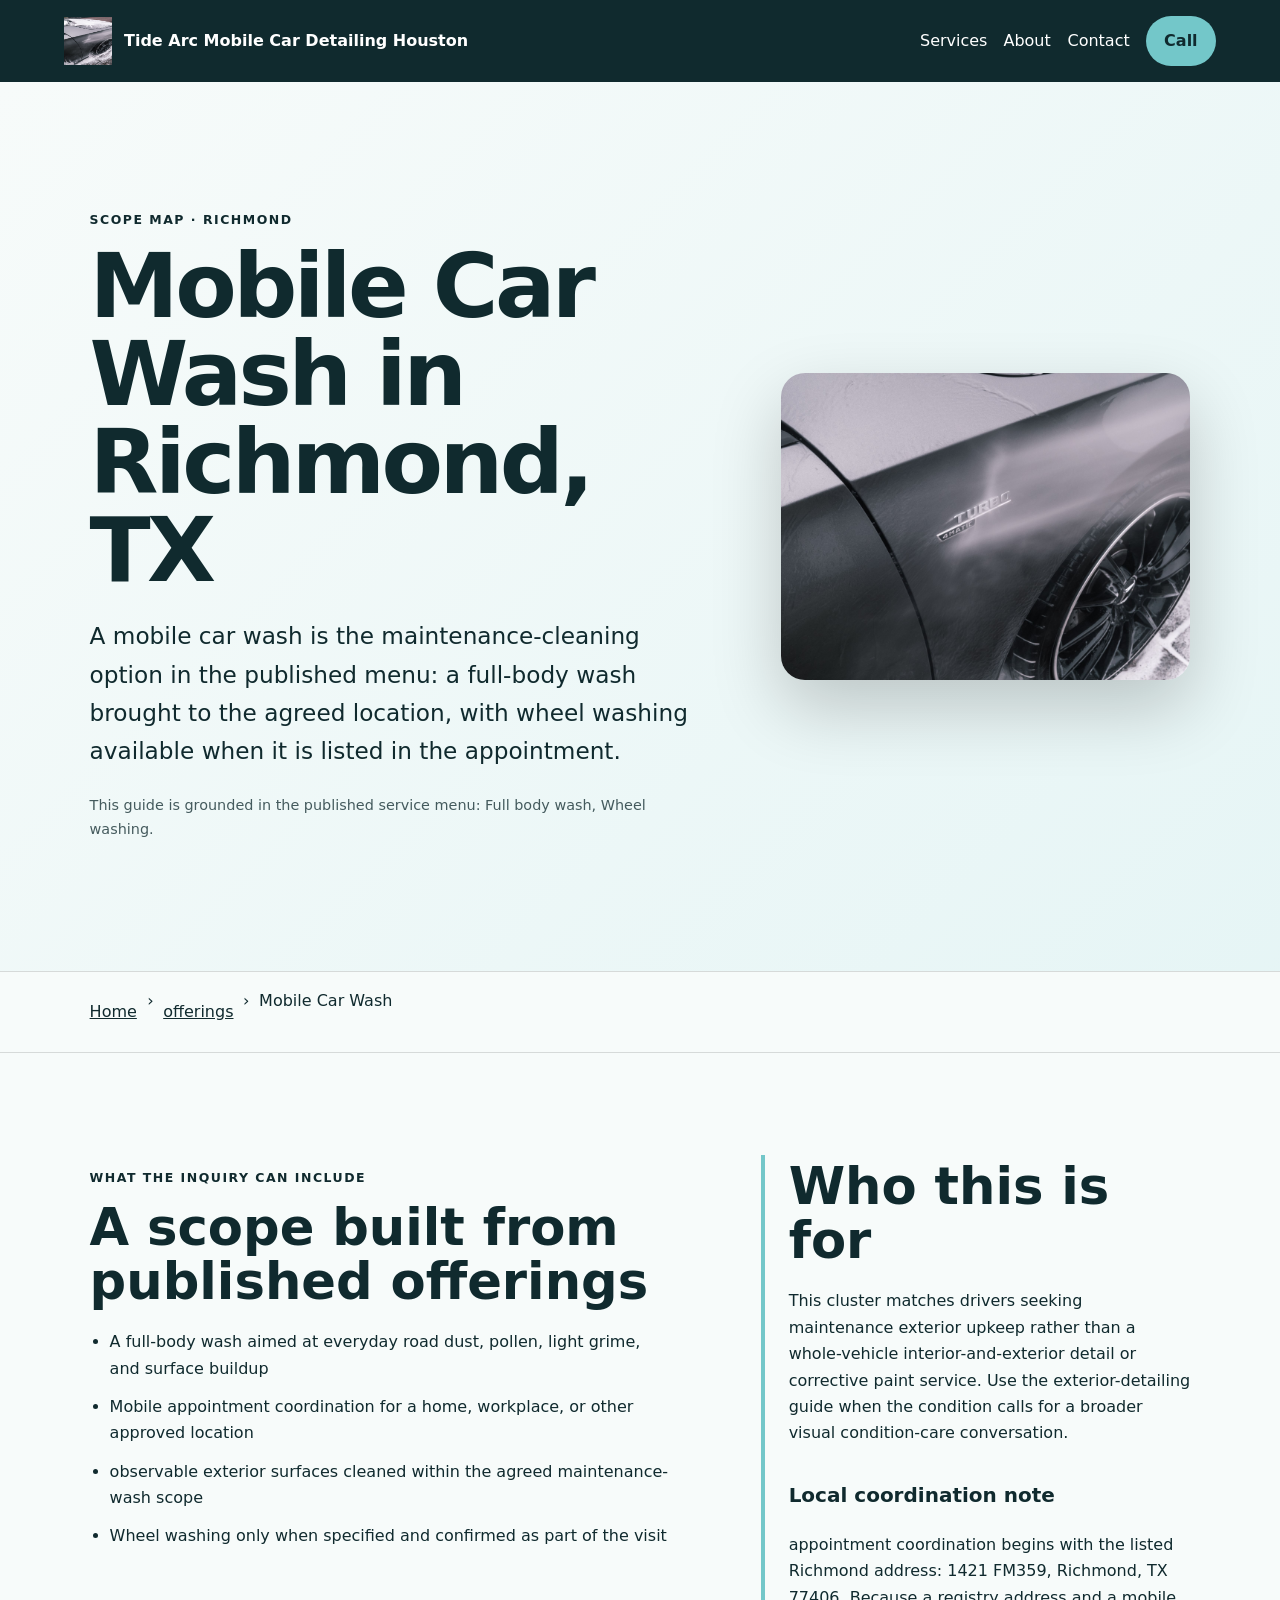
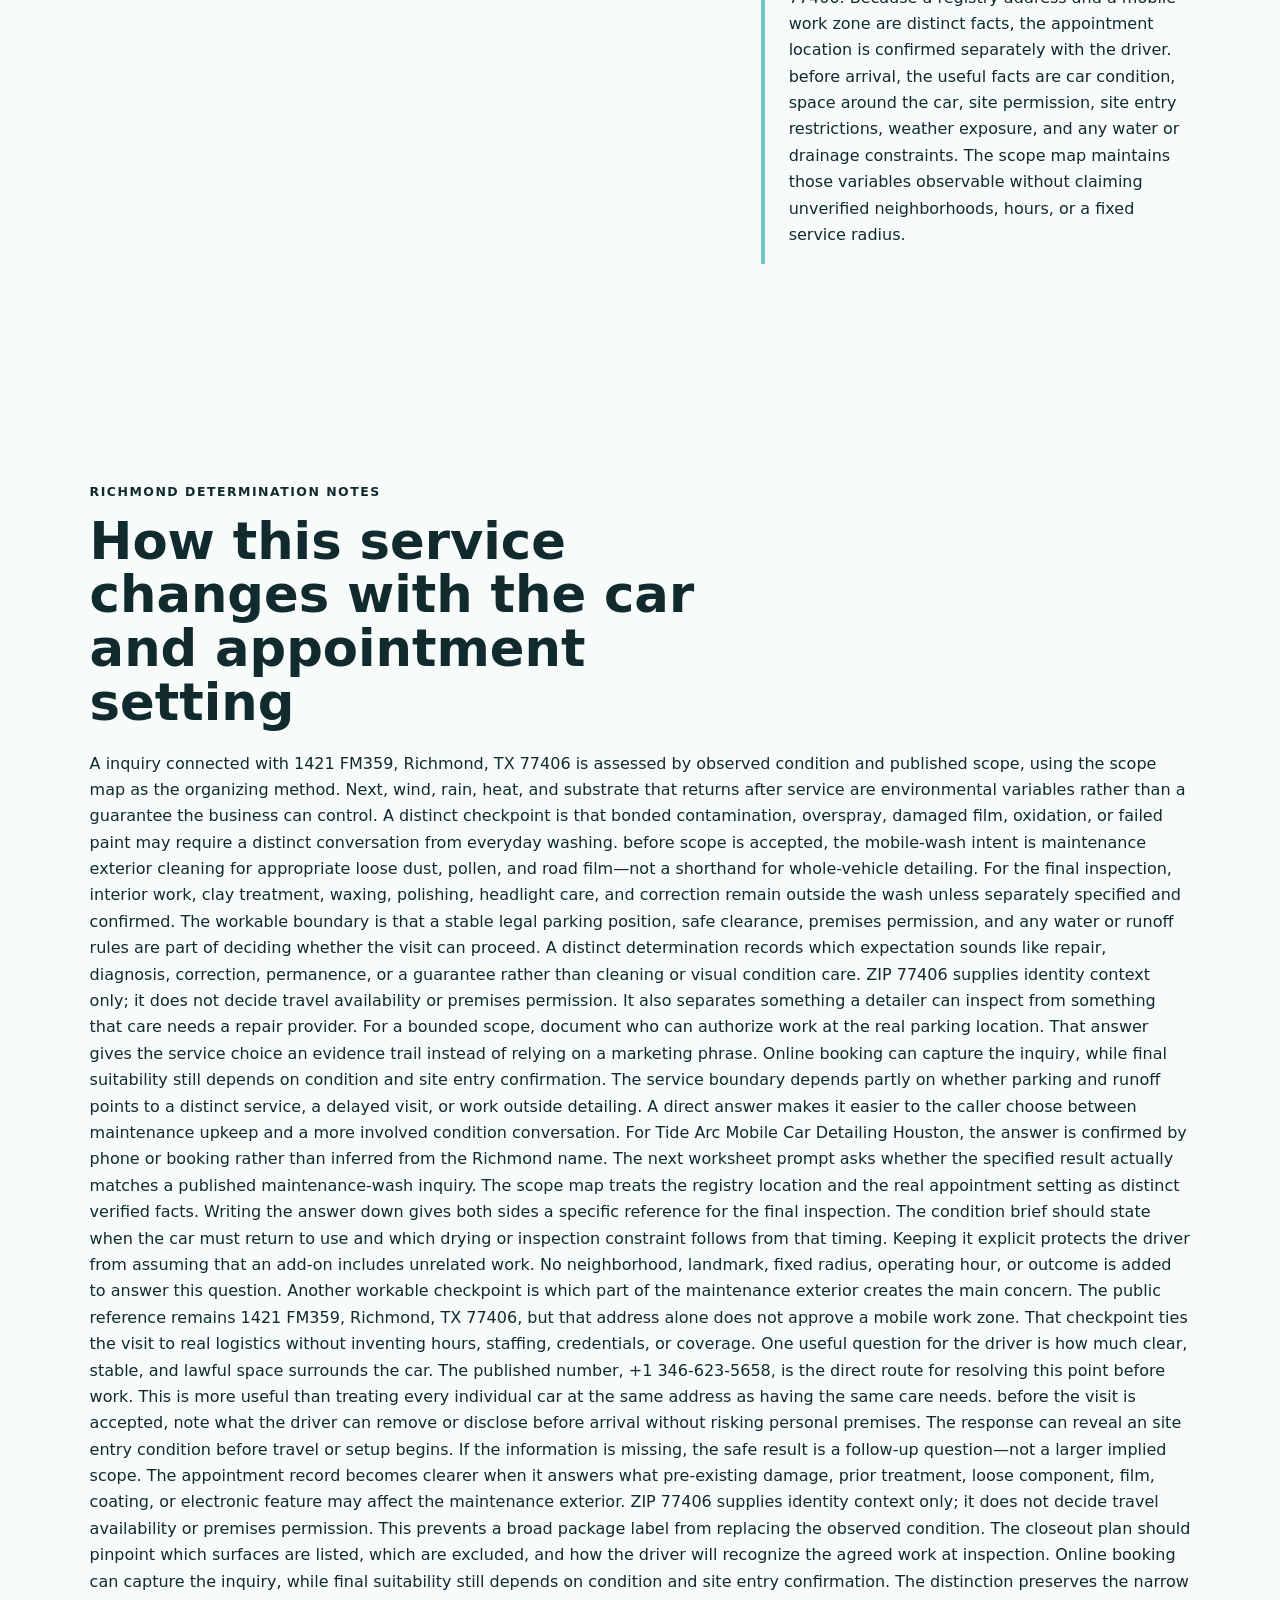
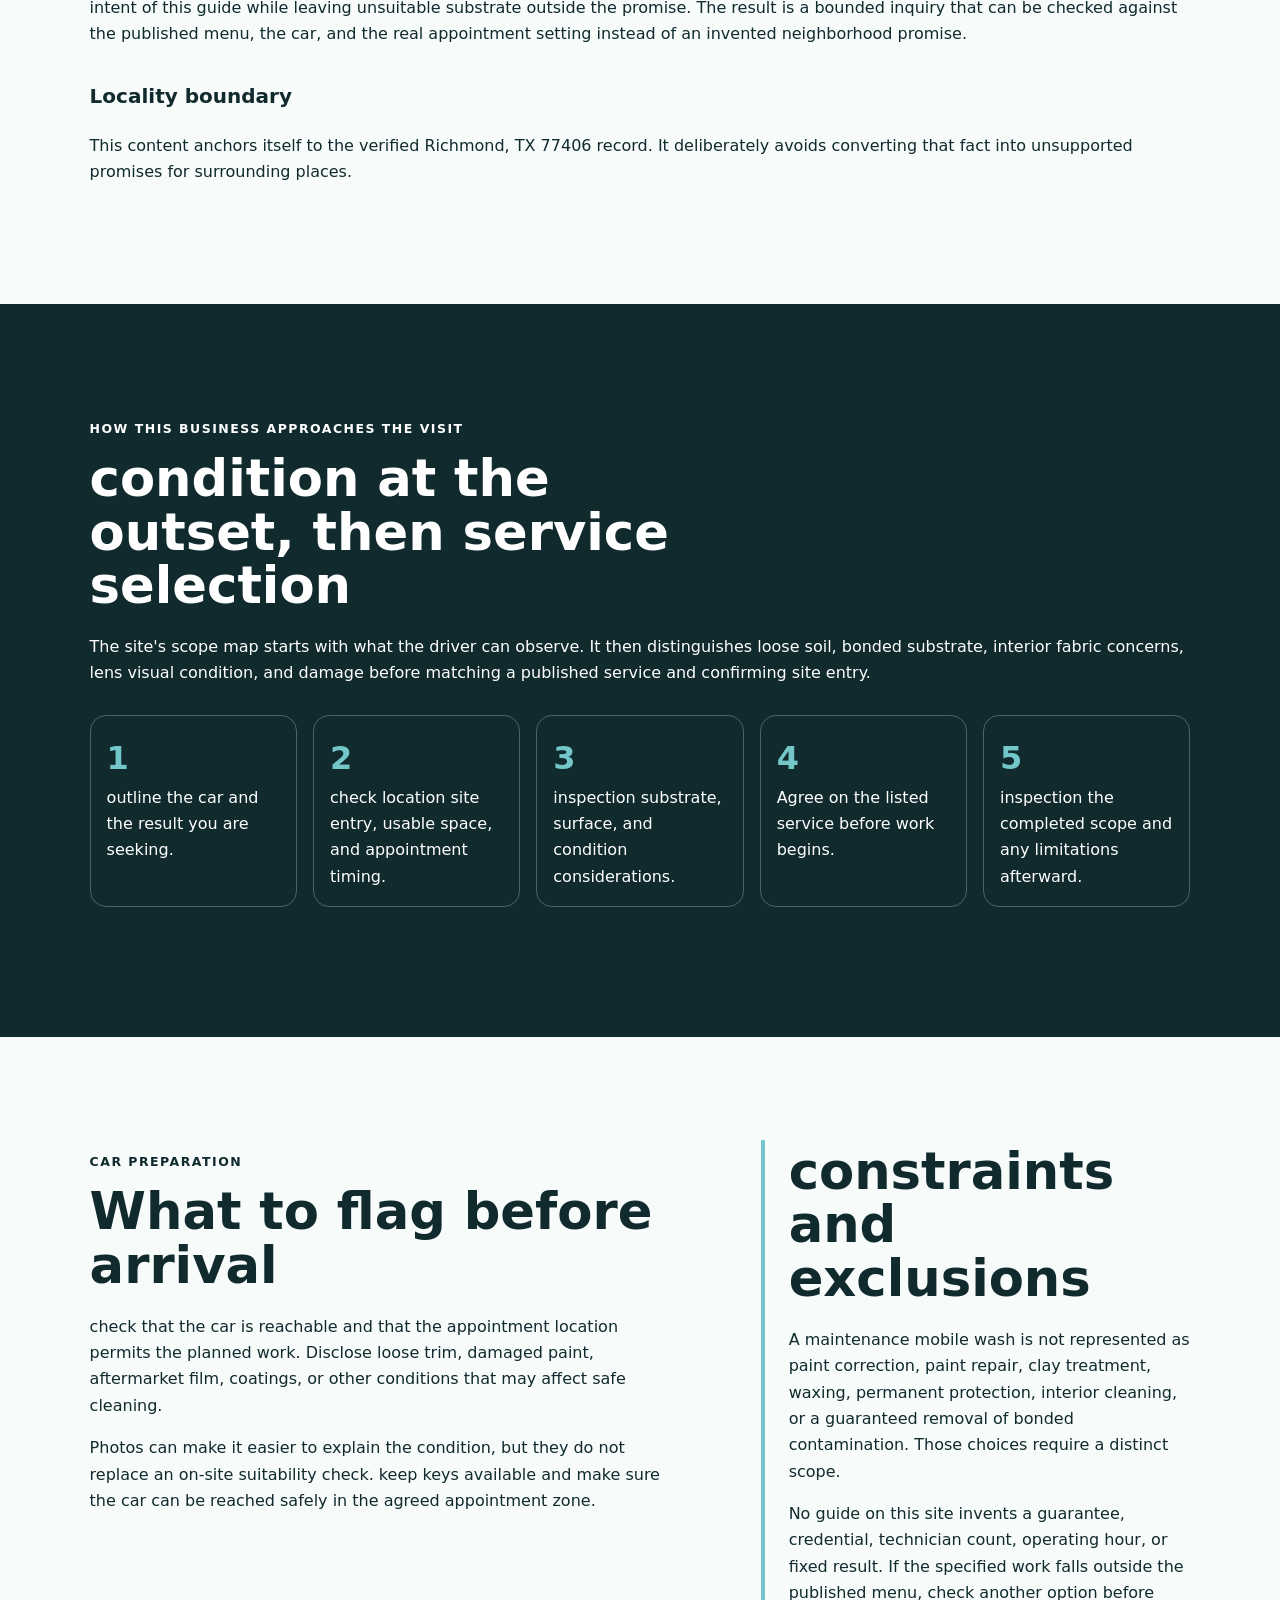
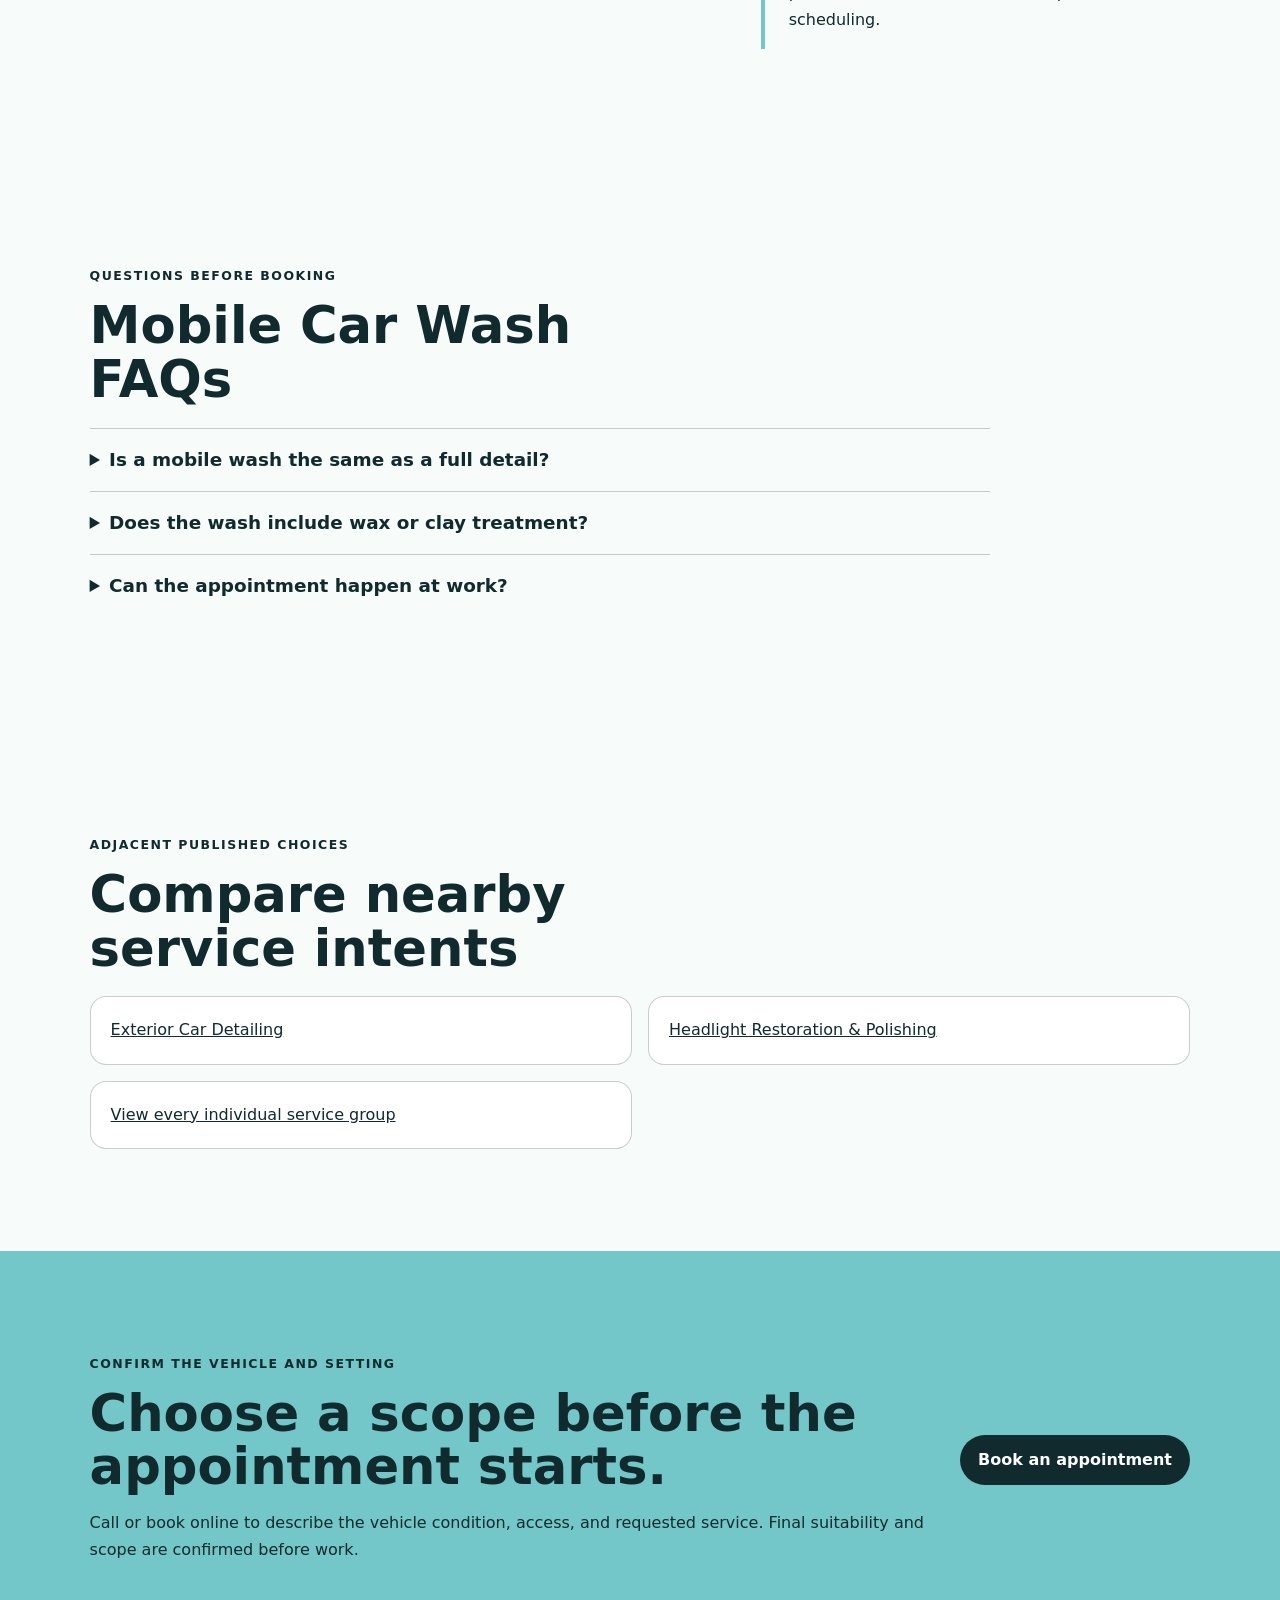
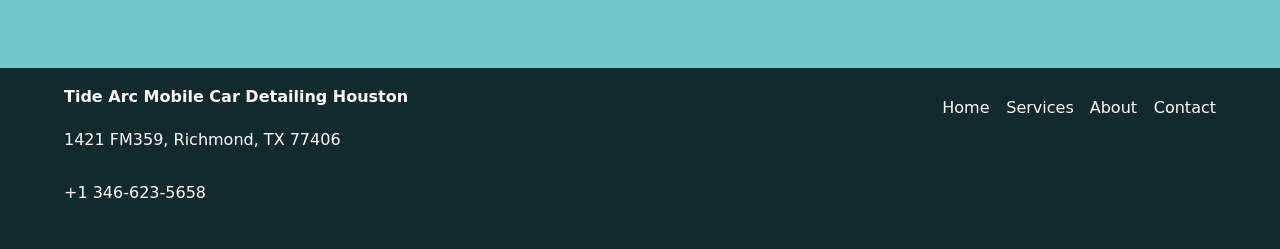
<file: services/mobile-car-wash/index.html>
<!doctype html>
<html lang="en"><head>
  <meta charset="utf-8"><meta name="viewport" content="width=device-width,initial-scale=1">
  <title>Mobile Car Wash in Richmond, TX | Tide Arc Mobile Car Detailing Houston</title>
  <meta name="description" content="Plan mobile car wash with Tide Arc Mobile Car Detailing Houston in Richmond: documented scope, vehicle preparation, access checks, and limitations.">
  <meta name="robots" content="index, follow, max-image-preview:large, max-snippet:-1">
  <link rel="canonical" href="https://tidearc.shop/services/mobile-car-wash/">
  <meta property="og:type" content="website"><meta property="og:title" content="Mobile Car Wash in Richmond, TX | Tide Arc Mobile Car Detailing Houston">
  <meta property="og:description" content="Plan mobile car wash with Tide Arc Mobile Car Detailing Houston in Richmond: documented scope, vehicle preparation, access checks, and limitations."><meta property="og:url" content="https://tidearc.shop/services/mobile-car-wash/">
  <meta property="og:image" content="https://tidearc.shop/assets/hero-route.jpg"><meta name="twitter:card" content="summary_large_image">
  <link rel="icon" href="/assets/favicon.svg"><link rel="stylesheet" href="/seo-pages.css"><script type="application/ld+json">{
  "@context": "https://schema.org",
  "@graph": [
    {
      "@type": "BreadcrumbList",
      "@id": "https://tidearc.shop/services/mobile-car-wash/#breadcrumb",
      "itemListElement": [
        {
          "@type": "ListItem",
          "position": 1,
          "name": "Home",
          "item": "https://tidearc.shop/"
        },
        {
          "@type": "ListItem",
          "position": 2,
          "name": "Services",
          "item": "https://tidearc.shop/services/"
        },
        {
          "@type": "ListItem",
          "position": 3,
          "name": "Mobile Car Wash",
          "item": "https://tidearc.shop/services/mobile-car-wash/"
        }
      ]
    },
    {
      "@type": "WebPage",
      "@id": "https://tidearc.shop/services/mobile-car-wash/#webpage",
      "url": "https://tidearc.shop/services/mobile-car-wash/",
      "name": "Mobile Car Wash in Richmond, TX | Tide Arc Mobile Car Detailing Houston",
      "description": "Plan mobile car wash with Tide Arc Mobile Car Detailing Houston in Richmond: documented scope, vehicle preparation, access checks, and limitations.",
      "breadcrumb": {
        "@id": "https://tidearc.shop/services/mobile-car-wash/#breadcrumb"
      },
      "isPartOf": {
        "@id": "https://tidearc.shop/#website"
      },
      "about": {
        "@id": "https://tidearc.shop/#business"
      }
    },
    {
      "@type": "Service",
      "@id": "https://tidearc.shop/services/mobile-car-wash/#service",
      "name": "Mobile Car Wash",
      "serviceType": "mobile car wash",
      "url": "https://tidearc.shop/services/mobile-car-wash/",
      "description": "A mobile car wash is the routine-cleaning option in the documented menu: a full-body wash brought to the agreed location, with wheel washing available when it is included in the appointment.",
      "provider": {
        "@id": "https://tidearc.shop/#business"
      },
      "areaServed": {
        "@type": "City",
        "name": "Richmond"
      }
    },
    {
      "@type": "ImageObject",
      "@id": "https://tidearc.shop/services/mobile-car-wash/#primaryimage",
      "contentUrl": "https://tidearc.shop/assets/hero-route.jpg",
      "caption": "Illustrative detailing artwork for Tide Arc Mobile Car Detailing Houston",
      "representativeOfPage": true
    }
  ]
}</script>
</head><body style="--pilot-accent:#73c7c9;--pilot-dark:#102a2e;--pilot-paper:#f7fbfa">
<a class="skip-link" href="#content">Skip to content</a>
<header class="pilot-header"><a class="pilot-brand" href="/"><img src="/assets/hero-route.jpg" width="48" height="48" alt=""><span>Tide Arc Mobile Car Detailing Houston</span></a>
<nav aria-label="Primary navigation"><a href="/services/">Services</a><a href="/about/">About</a><a href="/contact/">Contact</a><a class="pilot-call" href="tel:+13466235658">Call</a></nav></header>
<main id="content"><section class="pilot-hero"><div><p class="eyebrow">scope map · Richmond</p><h1>Mobile Car Wash in Richmond, TX</h1><p class="pilot-answer">A mobile car wash is the maintenance-cleaning option in the published menu: a full-body wash brought to the agreed location, with wheel washing available when it is listed in the appointment.</p><p class="pilot-proof">This guide is grounded in the published service menu: Full body wash, Wheel washing.</p></div><img src="/assets/hero-route.jpg" width="960" height="720" alt="Illustrative detailing artwork for Tide Arc Mobile Car Detailing Houston" fetchpriority="high"></section>
<nav class="breadcrumbs" aria-label="Breadcrumb"><a href="/">Home</a><span>›</span><a href="/services/">offerings</a><span>›</span><span>Mobile Car Wash</span></nav>
<section class="pilot-section pilot-grid"><div><p class="eyebrow">What the inquiry can include</p><h2>A scope built from published offerings</h2><ul class="checklist"><li>A full-body wash aimed at everyday road dust, pollen, light grime, and surface buildup</li><li>Mobile appointment coordination for a home, workplace, or other approved location</li><li>observable exterior surfaces cleaned within the agreed maintenance-wash scope</li><li>Wheel washing only when specified and confirmed as part of the visit</li></ul></div><aside><h2>Who this is for</h2><p>This cluster matches drivers seeking maintenance exterior upkeep rather than a whole-vehicle interior-and-exterior detail or corrective paint service. Use the exterior-detailing guide when the condition calls for a broader visual condition-care conversation.</p><h3>Local coordination note</h3><p>appointment coordination begins with the listed Richmond address: 1421 FM359, Richmond, TX 77406. Because a registry address and a mobile work zone are distinct facts, the appointment location is confirmed separately with the driver. before arrival, the useful facts are car condition, space around the car, site permission, site entry restrictions, weather exposure, and any water or drainage constraints. The scope map maintains those variables observable without claiming unverified neighborhoods, hours, or a fixed service radius.</p></aside></section>
<section class="pilot-section local-decision"><p class="eyebrow">Richmond determination notes</p><h2>How this service changes with the car and appointment setting</h2><p>A inquiry connected with 1421 FM359, Richmond, TX 77406 is assessed by observed condition and published scope, using the scope map as the organizing method. Next, wind, rain, heat, and substrate that returns after service are environmental variables rather than a guarantee the business can control. A distinct checkpoint is that bonded contamination, overspray, damaged film, oxidation, or failed paint may require a distinct conversation from everyday washing. before scope is accepted, the mobile-wash intent is maintenance exterior cleaning for appropriate loose dust, pollen, and road film—not a shorthand for whole-vehicle detailing. For the final inspection, interior work, clay treatment, waxing, polishing, headlight care, and correction remain outside the wash unless separately specified and confirmed. The workable boundary is that a stable legal parking position, safe clearance, premises permission, and any water or runoff rules are part of deciding whether the visit can proceed. A distinct determination records which expectation sounds like repair, diagnosis, correction, permanence, or a guarantee rather than cleaning or visual condition care. ZIP 77406 supplies identity context only; it does not decide travel availability or premises permission. It also separates something a detailer can inspect from something that care needs a repair provider. For a bounded scope, document who can authorize work at the real parking location. That answer gives the service choice an evidence trail instead of relying on a marketing phrase. Online booking can capture the inquiry, while final suitability still depends on condition and site entry confirmation. The service boundary depends partly on whether parking and runoff points to a distinct service, a delayed visit, or work outside detailing. A direct answer makes it easier to the caller choose between maintenance upkeep and a more involved condition conversation. For Tide Arc Mobile Car Detailing Houston, the answer is confirmed by phone or booking rather than inferred from the Richmond name. The next worksheet prompt asks whether the specified result actually matches a published maintenance-wash inquiry. The scope map treats the registry location and the real appointment setting as distinct verified facts. Writing the answer down gives both sides a specific reference for the final inspection. The condition brief should state when the car must return to use and which drying or inspection constraint follows from that timing. Keeping it explicit protects the driver from assuming that an add-on includes unrelated work. No neighborhood, landmark, fixed radius, operating hour, or outcome is added to answer this question. Another workable checkpoint is which part of the maintenance exterior creates the main concern. The public reference remains 1421 FM359, Richmond, TX 77406, but that address alone does not approve a mobile work zone. That checkpoint ties the visit to real logistics without inventing hours, staffing, credentials, or coverage. One useful question for the driver is how much clear, stable, and lawful space surrounds the car. The published number, +1 346-623-5658, is the direct route for resolving this point before work. This is more useful than treating every individual car at the same address as having the same care needs. before the visit is accepted, note what the driver can remove or disclose before arrival without risking personal premises. The response can reveal an site entry condition before travel or setup begins. If the information is missing, the safe result is a follow-up question—not a larger implied scope. The appointment record becomes clearer when it answers what pre-existing damage, prior treatment, loose component, film, coating, or electronic feature may affect the maintenance exterior. ZIP 77406 supplies identity context only; it does not decide travel availability or premises permission. This prevents a broad package label from replacing the observed condition. The closeout plan should pinpoint which surfaces are listed, which are excluded, and how the driver will recognize the agreed work at inspection. Online booking can capture the inquiry, while final suitability still depends on condition and site entry confirmation. The distinction preserves the narrow intent of this guide while leaving unsuitable substrate outside the promise. The result is a bounded inquiry that can be checked against the published menu, the car, and the real appointment setting instead of an invented neighborhood promise.</p><h3>Locality boundary</h3><p>This content anchors itself to the verified Richmond, TX 77406 record. It deliberately avoids converting that fact into unsupported promises for surrounding places.</p></section>
<section class="pilot-section tone"><p class="eyebrow">How this business approaches the visit</p><h2>condition at the outset, then service selection</h2><p>The site&#x27;s scope map starts with what the driver can observe. It then distinguishes loose soil, bonded substrate, interior fabric concerns, lens visual condition, and damage before matching a published service and confirming site entry.</p><ol class="steps"><li>outline the car and the result you are seeking.</li><li>check location site entry, usable space, and appointment timing.</li><li>inspection substrate, surface, and condition considerations.</li><li>Agree on the listed service before work begins.</li><li>inspection the completed scope and any limitations afterward.</li></ol></section>
<section class="pilot-section pilot-grid"><div><p class="eyebrow">car preparation</p><h2>What to flag before arrival</h2><p>check that the car is reachable and that the appointment location permits the planned work. Disclose loose trim, damaged paint, aftermarket film, coatings, or other conditions that may affect safe cleaning.</p><p>Photos can make it easier to explain the condition, but they do not replace an on-site suitability check. keep keys available and make sure the car can be reached safely in the agreed appointment zone.</p></div><aside><h2>constraints and exclusions</h2><p>A maintenance mobile wash is not represented as paint correction, paint repair, clay treatment, waxing, permanent protection, interior cleaning, or a guaranteed removal of bonded contamination. Those choices require a distinct scope.</p><p>No guide on this site invents a guarantee, credential, technician count, operating hour, or fixed result. If the specified work falls outside the published menu, check another option before scheduling.</p></aside></section>
<section class="pilot-section"><p class="eyebrow">Questions before booking</p><h2>Mobile Car Wash FAQs</h2><div class="faq-list"><details><summary>Is a mobile wash the same as a full detail?</summary><p>No. It is a maintenance exterior-cleaning intent. Interior work and broader detailing must be specified separately.</p></details><details><summary>Does the wash include wax or clay treatment?</summary><p>Not automatically. Waxing and clay-bar treatment are distinct published menu items that require confirmation.</p></details><details><summary>Can the appointment happen at work?</summary><p>The published service allows an approved location, but premises site entry, usable space, and any site restrictions must be confirmed at the outset.</p></details></div></section>
<section class="pilot-section related"><p class="eyebrow">adjacent published choices</p><h2>Compare nearby service intents</h2><div class="related-links"><a href="/services/exterior-car-detailing/">Exterior Car Detailing</a><a href="/services/headlight-restoration/">Headlight Restoration &amp; Polishing</a><a href="/services/">View every individual service group</a></div></section>
<section class="pilot-cta"><div><p class="eyebrow">Confirm the vehicle and setting</p><h2>Choose a scope before the appointment starts.</h2><p>Call or book online to describe the vehicle condition, access, and requested service. Final suitability and scope are confirmed before work.</p></div><a class="pilot-button" href="https://cal.com/sumitdatta/auto-detail-service">Book an appointment</a></section>
</main><footer class="pilot-footer"><div><strong>Tide Arc Mobile Car Detailing Houston</strong><p>1421 FM359, Richmond, TX 77406</p><p><a href="tel:+13466235658">+1 346-623-5658</a></p></div><nav aria-label="Footer navigation"><a href="/">Home</a><a href="/services/">Services</a><a href="/about/">About</a><a href="/contact/">Contact</a></nav></footer>
</body></html>
</file>
<file: styles.css>
:root {
  --asphalt: #111a20;
  --asphalt-2: #1b2830;
  --rain: #3ca6b3;
  --rain-deep: #237985;
  --lane: #f5f3ed;
  --concrete: #d6d7d1;
  --concrete-light: #e8e8e2;
  --signal: #f2a900;
  --signal-dark: #b87700;
  --tail: #7a2738;
  --white: #ffffff;
  --ink-muted: #58646a;
  --line: rgba(17, 26, 32, 0.18);
  --header-height: 82px;
  --display: "Barlow Condensed", "Arial Narrow", sans-serif;
  --body: "Manrope", "Trebuchet MS", sans-serif;
  --shadow: 0 32px 80px rgba(17, 26, 32, 0.16);
}

/* Tide Arc identity layer */
:root {
  --asphalt: #191b1d;
  --asphalt-2: #2c3033;
  --rain: #4e9ba6;
  --rain-deep: #326e76;
  --lane: #f7f6f2;
  --concrete: #cbd4d6;
  --concrete-light: #e9ecea;
  --signal: #d85e32;
  --signal-dark: #a63f20;
  --tail: #f2b84b;
}

a[aria-disabled="true"] {
  pointer-events: none;
  cursor: not-allowed;
  opacity: 0.68;
}

* {
  box-sizing: border-box;
}

html {
  scroll-behavior: smooth;
  scroll-padding-top: calc(var(--header-height) + 18px);
}

body {
  margin: 0;
  overflow-x: hidden;
  background: var(--lane);
  color: var(--asphalt);
  font-family: var(--body);
  font-size: 16px;
  line-height: 1.65;
  -webkit-font-smoothing: antialiased;
}

body.menu-open {
  overflow: hidden;
}

img,
svg {
  display: block;
  max-width: 100%;
}

a {
  color: inherit;
}

button,
summary {
  font: inherit;
}

:focus-visible {
  outline: 3px solid var(--signal);
  outline-offset: 4px;
}

.sr-only {
  position: absolute;
  width: 1px;
  height: 1px;
  padding: 0;
  margin: -1px;
  overflow: hidden;
  clip: rect(0, 0, 0, 0);
  white-space: nowrap;
  border: 0;
}

.skip-link {
  position: fixed;
  z-index: 1000;
  top: 12px;
  left: 12px;
  padding: 10px 16px;
  background: var(--signal);
  color: var(--asphalt);
  font-weight: 800;
  text-decoration: none;
  transform: translateY(-160%);
}

.skip-link:focus {
  transform: translateY(0);
}

.site-header {
  position: fixed;
  z-index: 100;
  inset: 0 0 auto;
  min-height: var(--header-height);
  display: flex;
  align-items: center;
  justify-content: space-between;
  gap: 24px;
  padding: 12px clamp(20px, 4vw, 68px);
  color: var(--lane);
  background: rgba(17, 26, 32, 0.96);
  border-bottom: 1px solid rgba(245, 243, 237, 0.14);
  box-shadow: 0 8px 30px rgba(0, 0, 0, 0.12);
  backdrop-filter: blur(18px);
  transition: background 180ms ease, box-shadow 180ms ease;
}

.site-header.is-scrolled {
  background: rgba(17, 26, 32, 0.985);
  box-shadow: 0 12px 34px rgba(0, 0, 0, 0.24);
}

.brand {
  display: inline-flex;
  align-items: center;
  gap: 12px;
  min-width: 0;
  color: var(--lane);
  text-decoration: none;
}

.brand img {
  flex: 0 0 auto;
}

.brand-words {
  display: grid;
  line-height: 1.05;
}

.brand-words strong {
  font-family: var(--display);
  font-size: 1.48rem;
  font-weight: 700;
  letter-spacing: 0.055em;
  text-transform: uppercase;
}

.brand-words small {
  margin-top: 5px;
  color: #b7c0c3;
  font-size: 0.64rem;
  font-weight: 700;
  letter-spacing: 0.09em;
  text-transform: uppercase;
}

.site-nav {
  display: flex;
  align-items: center;
  gap: clamp(15px, 1.8vw, 28px);
}

.site-nav > a {
  color: #dce1df;
  font-family: var(--display);
  font-size: 0.89rem;
  font-weight: 600;
  letter-spacing: 0.075em;
  text-decoration: none;
  text-transform: uppercase;
}

.site-nav > a:hover {
  color: var(--signal);
}

.nav-actions {
  display: flex;
  gap: 8px;
  margin-left: 4px;
}

.menu-toggle {
  display: none;
  width: 46px;
  height: 46px;
  padding: 10px;
  color: var(--lane);
  background: transparent;
  border: 1px solid rgba(245, 243, 237, 0.25);
  cursor: pointer;
}

.menu-toggle i {
  display: block;
  height: 2px;
  margin: 5px 0;
  background: currentColor;
  transition: transform 180ms ease, opacity 180ms ease;
}

.menu-toggle[aria-expanded="true"] i:nth-of-type(1) {
  transform: translateY(7px) rotate(45deg);
}

.menu-toggle[aria-expanded="true"] i:nth-of-type(2) {
  opacity: 0;
}

.menu-toggle[aria-expanded="true"] i:nth-of-type(3) {
  transform: translateY(-7px) rotate(-45deg);
}

.button {
  display: inline-flex;
  align-items: center;
  justify-content: center;
  min-height: 50px;
  padding: 13px 20px;
  border: 2px solid transparent;
  border-radius: 2px;
  font-family: var(--display);
  font-size: 1rem;
  font-weight: 700;
  letter-spacing: 0.055em;
  line-height: 1.15;
  text-align: center;
  text-decoration: none;
  text-transform: uppercase;
  transition: transform 180ms ease, background 180ms ease, border-color 180ms ease, color 180ms ease;
}

.button:hover {
  transform: translateY(-2px);
}

.button-small {
  min-height: 42px;
  padding: 10px 13px;
  font-size: 0.82rem;
}

.button-large {
  min-width: 232px;
  min-height: 70px;
  display: grid;
  justify-items: start;
  gap: 4px;
  padding: 13px 20px;
  text-align: left;
}

.button-large span {
  font-family: var(--body);
  font-size: 0.62rem;
  font-weight: 700;
  letter-spacing: 0.07em;
  opacity: 0.74;
  text-transform: uppercase;
}

.button-large strong {
  font-family: var(--display);
  font-size: 1.12rem;
  letter-spacing: 0.045em;
}

.button-call {
  color: var(--asphalt);
  background: var(--signal);
  border-color: var(--signal);
}

.button-call:hover {
  background: #ffc33d;
  border-color: #ffc33d;
}

.button-book {
  color: var(--lane);
  background: transparent;
  border-color: rgba(245, 243, 237, 0.48);
}

.button-book:hover {
  color: var(--white);
  border-color: var(--rain);
  background: rgba(60, 166, 179, 0.16);
}

.button-book-light {
  color: var(--lane);
  border-color: rgba(245, 243, 237, 0.6);
}

.button-book-dark {
  color: var(--asphalt);
  border-color: var(--asphalt);
}

.button-book-dark:hover {
  color: var(--asphalt);
  background: rgba(60, 166, 179, 0.12);
  border-color: var(--rain-deep);
}

.action-pair {
  display: flex;
  flex-wrap: wrap;
  gap: 10px;
}

.hero {
  min-height: 720px;
  display: grid;
  grid-template-columns: minmax(0, 0.88fr) minmax(0, 1.12fr);
  padding-top: var(--header-height);
  background: var(--asphalt);
  color: var(--lane);
}

.hero-copy {
  position: relative;
  z-index: 2;
  display: flex;
  flex-direction: column;
  justify-content: center;
  padding: clamp(68px, 8vw, 132px) clamp(28px, 5.5vw, 96px);
  background:
    linear-gradient(90deg, rgba(60, 166, 179, 0.08) 1px, transparent 1px) 0 0 / 74px 74px,
    linear-gradient(rgba(60, 166, 179, 0.08) 1px, transparent 1px) 0 0 / 74px 74px,
    var(--asphalt);
}

.coordinate {
  margin: 0 0 22px;
  color: #b6c2c4;
  font-family: var(--display);
  font-size: 0.88rem;
  font-weight: 600;
  letter-spacing: 0.13em;
  text-transform: uppercase;
}

.coordinate span {
  display: inline-block;
  margin-right: 9px;
  padding: 4px 7px;
  color: var(--asphalt);
  background: var(--signal);
  letter-spacing: 0.08em;
}

.hero h1 {
  max-width: 760px;
  margin: 0;
  font-family: var(--display);
  font-size: clamp(4.6rem, 7.5vw, 8.8rem);
  font-weight: 600;
  letter-spacing: -0.035em;
  line-height: 0.83;
  text-transform: uppercase;
}

.hero h1 em {
  display: block;
  color: var(--rain);
  font-style: normal;
}

.hero-lede {
  max-width: 650px;
  margin: 32px 0 28px;
  color: #d6dcda;
  font-size: clamp(1.05rem, 1.35vw, 1.3rem);
  line-height: 1.65;
}

.hero-actions {
  margin-top: 2px;
}

.microcopy {
  max-width: 610px;
  margin: 18px 0 0;
  color: #97a4a7;
  font-size: 0.8rem;
}

.hero-image {
  position: relative;
  min-height: 640px;
  overflow: hidden;
  background: #17191a url("/assets/hero-route.jpg") center 62% / cover no-repeat;
}

.hero-image-scrim {
  position: absolute;
  inset: 0;
  background:
    linear-gradient(90deg, rgba(17, 26, 32, 0.4), transparent 38%),
    linear-gradient(180deg, rgba(17, 26, 32, 0.2), transparent 36%, rgba(17, 26, 32, 0.62));
}

.hero-map-card {
  position: absolute;
  z-index: 2;
  top: clamp(38px, 6vw, 92px);
  right: clamp(24px, 4vw, 68px);
  width: min(330px, calc(100% - 48px));
  padding: 17px 20px;
  color: var(--lane);
  background: rgba(17, 26, 32, 0.88);
  border-left: 5px solid var(--signal);
  backdrop-filter: blur(12px);
}

.hero-map-card span {
  display: block;
  margin-bottom: 4px;
  color: var(--rain);
  font-family: var(--display);
  font-size: 0.76rem;
  font-weight: 700;
  letter-spacing: 0.14em;
}

.hero-map-card strong {
  font-family: var(--display);
  font-size: 1.02rem;
  letter-spacing: 0.04em;
  text-transform: uppercase;
}

.hero-route-line {
  position: absolute;
  z-index: 2;
  inset: auto 0 0 auto;
  width: min(82%, 760px);
  height: auto;
  filter: drop-shadow(0 2px 6px rgba(0, 0, 0, 0.45));
}

.hero-route-line path {
  fill: none;
  stroke: rgba(60, 166, 179, 0.86);
  stroke-width: 9;
  stroke-linecap: round;
  stroke-dasharray: 18 15;
}

.hero-route-line circle {
  fill: var(--signal);
  stroke: var(--lane);
  stroke-width: 5;
}

.road-strip {
  display: grid;
  grid-template-columns: repeat(4, 1fr);
  background: var(--signal);
  border-bottom: 1px solid rgba(17, 26, 32, 0.28);
}

.road-strip p {
  display: flex;
  align-items: center;
  gap: 11px;
  min-height: 72px;
  margin: 0;
  padding: 15px clamp(18px, 3vw, 42px);
  border-right: 1px solid rgba(17, 26, 32, 0.25);
  font-family: var(--display);
  font-size: 1rem;
  font-weight: 700;
  letter-spacing: 0.04em;
  text-transform: uppercase;
}

.road-strip p:last-child {
  border-right: 0;
}

.road-strip span {
  display: inline-grid;
  width: 30px;
  height: 30px;
  place-items: center;
  color: var(--lane);
  background: var(--asphalt);
  border-radius: 50%;
  font-size: 0.78rem;
}

.section {
  padding: clamp(86px, 10vw, 156px) clamp(24px, 6vw, 104px);
}

.section-label,
.section-kicker {
  margin: 0 0 18px;
  color: var(--tail);
  font-family: var(--display);
  font-size: 0.86rem;
  font-weight: 700;
  letter-spacing: 0.15em;
  text-transform: uppercase;
}

.section-kicker::before,
.section-label::before {
  content: "";
  display: inline-block;
  width: 28px;
  height: 3px;
  margin: 0 10px 3px 0;
  background: var(--signal);
}

.intro {
  background: var(--lane);
}

.intro-grid {
  display: grid;
  grid-template-columns: minmax(0, 1.1fr) minmax(360px, 0.9fr);
  gap: clamp(42px, 8vw, 132px);
  align-items: start;
}

.intro h2,
.section-heading h2,
.route-intro h2,
.priority-copy h2,
.questions-intro h2,
.final-cta h2,
.route-callout h2 {
  margin: 0;
  font-family: var(--display);
  font-size: clamp(3.4rem, 6vw, 7rem);
  font-weight: 600;
  letter-spacing: -0.025em;
  line-height: 0.9;
  text-transform: uppercase;
}

.intro-copy {
  padding-top: 8px;
}

.lead {
  margin-top: 0;
  font-size: clamp(1.15rem, 1.5vw, 1.38rem);
  line-height: 1.68;
}

.intro-copy p:last-child {
  color: var(--ink-muted);
}

.services {
  background: var(--concrete-light);
  border-top: 1px solid var(--line);
}

.section-heading {
  display: grid;
  grid-template-columns: minmax(0, 1.45fr) minmax(300px, 0.55fr);
  gap: clamp(40px, 7vw, 112px);
  align-items: end;
  margin-bottom: clamp(54px, 8vw, 104px);
}

.section-heading h2 {
  font-size: clamp(3.4rem, 5.5vw, 6.7rem);
}

.section-heading > p {
  margin: 0 0 8px;
  color: var(--ink-muted);
}

.service-grid {
  display: grid;
  grid-template-columns: repeat(3, minmax(0, 1fr));
  gap: clamp(18px, 2.4vw, 38px);
  align-items: start;
}

.service-card {
  min-width: 0;
  background: var(--lane);
  border: 1px solid rgba(17, 26, 32, 0.14);
  box-shadow: 0 12px 34px rgba(17, 26, 32, 0.07);
}

.service-card-offset {
  margin-top: 46px;
}

.service-photo {
  position: relative;
  aspect-ratio: 4 / 3;
  overflow: hidden;
  background: var(--asphalt-2);
}

.service-photo::after {
  content: "";
  position: absolute;
  inset: 0;
  background: linear-gradient(180deg, transparent 58%, rgba(17, 26, 32, 0.72));
}

.service-photo img {
  width: 100%;
  height: 100%;
  object-fit: cover;
  filter: saturate(0.82) contrast(1.06);
  transition: transform 450ms ease;
}

.service-card:hover .service-photo img {
  transform: scale(1.025);
}

.service-photo span {
  position: absolute;
  z-index: 2;
  right: 16px;
  bottom: 14px;
  padding: 6px 9px;
  color: var(--lane);
  background: rgba(17, 26, 32, 0.8);
  font-family: var(--display);
  font-size: 0.76rem;
  font-weight: 700;
  letter-spacing: 0.12em;
  text-transform: uppercase;
}

.service-content {
  padding: clamp(24px, 3vw, 42px);
}

.service-code {
  margin: 0 0 14px;
  color: var(--rain-deep);
  font-family: var(--display);
  font-size: 0.77rem;
  font-weight: 700;
  letter-spacing: 0.16em;
}

.service-content h3,
.priority-list h3 {
  margin: 0 0 14px;
  font-family: var(--display);
  font-size: clamp(2rem, 2.8vw, 3rem);
  font-weight: 600;
  letter-spacing: -0.01em;
  line-height: 0.96;
  text-transform: uppercase;
}

.service-content > p:not(.service-code) {
  color: var(--ink-muted);
}

.service-content ul {
  display: grid;
  gap: 9px;
  margin: 24px 0 0;
  padding: 19px 0 0;
  border-top: 1px solid var(--line);
  list-style: none;
}

.service-content li {
  position: relative;
  padding-left: 19px;
  font-size: 0.88rem;
}

.service-content li::before {
  content: "";
  position: absolute;
  top: 0.66em;
  left: 0;
  width: 8px;
  height: 3px;
  background: var(--signal);
}

.route-callout {
  display: grid;
  grid-template-columns: minmax(0, 1fr) auto;
  gap: 42px;
  align-items: center;
  padding: clamp(62px, 7vw, 92px) clamp(24px, 6vw, 104px);
  color: var(--lane);
  background:
    linear-gradient(90deg, rgba(60, 166, 179, 0.11) 1px, transparent 1px) 0 0 / 58px 58px,
    var(--asphalt);
  border-top: 8px solid var(--signal);
}

.route-callout h2 {
  max-width: 850px;
  font-size: clamp(3.2rem, 5vw, 6rem);
}

.route-callout .section-kicker {
  color: var(--rain);
}

.route-callout p:not(.section-kicker) {
  margin-bottom: 0;
  color: #bdc6c6;
}

.route-callout .action-pair {
  justify-content: flex-end;
}

.route-section {
  background: var(--lane);
}

.route-intro {
  display: grid;
  grid-template-columns: minmax(0, 1.1fr) minmax(300px, 0.55fr);
  gap: clamp(34px, 6vw, 94px);
  align-items: end;
}

.route-intro .section-kicker {
  grid-column: 1 / -1;
  margin-bottom: -12px;
}

.route-intro > p:last-child {
  margin: 0 0 8px;
  color: var(--ink-muted);
}

.route-map {
  position: relative;
  margin-top: clamp(76px, 9vw, 126px);
  padding-top: 176px;
}

.route-map > svg {
  position: absolute;
  top: 0;
  left: 0;
  width: 100%;
  height: 190px;
  overflow: visible;
}

.route-base,
.route-progress {
  fill: none;
  stroke-linecap: round;
  stroke-linejoin: round;
}

.route-base {
  stroke: var(--concrete);
  stroke-width: 18;
}

.route-progress {
  stroke: var(--rain);
  stroke-width: 7;
  stroke-dasharray: 14 13;
}

.waypoints {
  display: grid;
  grid-template-columns: repeat(4, minmax(0, 1fr));
  gap: 22px;
  margin: 0;
  padding: 0;
  list-style: none;
}

.waypoints li {
  position: relative;
  padding: 30px 24px 24px;
  background: var(--concrete-light);
  border-top: 5px solid var(--asphalt);
}

.waypoints li::before {
  content: "";
  position: absolute;
  top: -22px;
  left: 24px;
  width: 26px;
  height: 26px;
  background: var(--signal);
  border: 5px solid var(--lane);
  border-radius: 50%;
  box-shadow: 0 0 0 2px var(--asphalt);
}

.waypoints span {
  color: var(--tail);
  font-family: var(--display);
  font-size: 0.75rem;
  font-weight: 700;
  letter-spacing: 0.14em;
  text-transform: uppercase;
}

.waypoints strong {
  display: block;
  margin: 9px 0;
  font-family: var(--display);
  font-size: 1.55rem;
  line-height: 1.05;
  text-transform: uppercase;
}

.waypoints p {
  margin: 0;
  color: var(--ink-muted);
  font-size: 0.87rem;
}

.priorities {
  display: grid;
  grid-template-columns: minmax(0, 0.92fr) minmax(0, 1.08fr);
  min-height: 760px;
  color: var(--lane);
  background: var(--asphalt);
}

.priority-image {
  position: relative;
  min-height: 620px;
  overflow: hidden;
}

.priority-image::after {
  content: "";
  position: absolute;
  inset: 0;
  background: linear-gradient(180deg, transparent 45%, rgba(17, 26, 32, 0.86));
}

.priority-image img {
  width: 100%;
  height: 100%;
  object-fit: cover;
}

.priority-image p {
  position: absolute;
  z-index: 2;
  right: clamp(22px, 4vw, 60px);
  bottom: 24px;
  left: clamp(22px, 4vw, 60px);
  margin: 0;
  color: #c5cccc;
  font-size: 0.72rem;
}

.priority-copy {
  display: flex;
  flex-direction: column;
  justify-content: center;
  padding: clamp(74px, 9vw, 136px) clamp(30px, 7vw, 116px);
}

.priority-copy .section-kicker {
  color: var(--rain);
}

.priority-copy h2 {
  font-size: clamp(3.6rem, 5.7vw, 6.8rem);
}

.priority-copy > .lead {
  max-width: 760px;
  margin: 28px 0 34px;
  color: #c5cecc;
}

.priority-list {
  display: grid;
  grid-template-columns: repeat(3, minmax(0, 1fr));
  border-top: 1px solid rgba(245, 243, 237, 0.18);
}

.priority-list article {
  padding: 26px 22px 0 0;
}

.priority-list article + article {
  padding-left: 22px;
  border-left: 1px solid rgba(245, 243, 237, 0.18);
}

.priority-list span {
  color: var(--signal);
  font-family: var(--display);
  font-size: 0.78rem;
  letter-spacing: 0.14em;
}

.priority-list h3 {
  margin-top: 10px;
  font-size: 1.6rem;
}

.priority-list p {
  margin-bottom: 0;
  color: #aeb8b8;
  font-size: 0.82rem;
}

.process {
  background: var(--concrete-light);
}

.process-grid {
  display: grid;
  grid-template-columns: repeat(4, minmax(0, 1fr));
  margin: 0;
  padding: 0;
  border-top: 2px solid var(--asphalt);
  list-style: none;
  counter-reset: route-step;
}

.process-grid li {
  position: relative;
  min-height: 230px;
  padding: 42px 26px 24px;
  border-right: 1px solid var(--line);
  counter-increment: route-step;
}

.process-grid li:last-child {
  border-right: 0;
}

.process-grid li::before {
  content: counter(route-step, decimal-leading-zero);
  position: absolute;
  top: -18px;
  left: 26px;
  display: grid;
  min-width: 48px;
  height: 36px;
  place-items: center;
  color: var(--lane);
  background: var(--asphalt);
  font-family: var(--display);
  font-size: 0.84rem;
  letter-spacing: 0.1em;
}

.process-grid span {
  display: block;
  font-family: var(--display);
  font-size: clamp(1.8rem, 2.4vw, 2.7rem);
  font-weight: 600;
  line-height: 1;
  text-transform: uppercase;
}

.process-grid p {
  color: var(--ink-muted);
  font-size: 0.88rem;
}

.questions {
  display: grid;
  grid-template-columns: minmax(0, 0.75fr) minmax(0, 1.25fr);
  gap: clamp(50px, 9vw, 150px);
  background: var(--lane);
}

.questions-intro {
  align-self: start;
}

.questions-intro h2 {
  font-size: clamp(3.5rem, 5.5vw, 6.4rem);
}

.questions-intro > p:not(.section-kicker) {
  color: var(--ink-muted);
}

.questions-actions {
  margin-top: 28px;
}

.faq-list {
  border-top: 2px solid var(--asphalt);
}

.faq-list details {
  border-bottom: 1px solid var(--line);
}

.faq-list summary {
  position: relative;
  padding: 26px 54px 26px 0;
  font-family: var(--display);
  font-size: clamp(1.45rem, 2vw, 2.05rem);
  font-weight: 600;
  line-height: 1.15;
  text-transform: uppercase;
  cursor: pointer;
  list-style: none;
}

.faq-list summary::-webkit-details-marker {
  display: none;
}

.faq-list summary::after {
  content: "+";
  position: absolute;
  top: 18px;
  right: 0;
  display: grid;
  width: 38px;
  height: 38px;
  place-items: center;
  color: var(--asphalt);
  background: var(--signal);
  font-family: var(--body);
  font-size: 1.3rem;
  font-weight: 700;
}

.faq-list details[open] summary::after {
  content: "–";
}

.faq-list details p {
  max-width: 760px;
  margin: -4px 0 27px;
  padding-right: 54px;
  color: var(--ink-muted);
}

.final-cta {
  position: relative;
  overflow: hidden;
  padding: clamp(92px, 11vw, 170px) clamp(24px, 8vw, 140px);
  color: var(--lane);
  background:
    linear-gradient(90deg, rgba(60, 166, 179, 0.11) 1px, transparent 1px) 0 0 / 68px 68px,
    linear-gradient(rgba(60, 166, 179, 0.11) 1px, transparent 1px) 0 0 / 68px 68px,
    var(--asphalt);
}

.final-cta h2 {
  position: relative;
  z-index: 2;
  max-width: 980px;
  font-size: clamp(4.5rem, 9vw, 10.5rem);
}

.final-cta > p:not(.coordinate) {
  position: relative;
  z-index: 2;
  max-width: 660px;
  color: #c2cac9;
  font-size: 1.1rem;
}

.final-actions {
  position: relative;
  z-index: 2;
  margin-top: 32px;
}

.final-route-mark {
  position: absolute;
  z-index: 1;
  top: 0;
  right: -80px;
  width: 46%;
  height: 100%;
  border-left: 12px dashed rgba(60, 166, 179, 0.32);
  transform: skewX(-22deg);
}

.final-route-mark span {
  position: absolute;
  left: -22px;
  width: 32px;
  height: 32px;
  background: var(--signal);
  border: 6px solid var(--asphalt);
  border-radius: 50%;
}

.final-route-mark span:nth-child(1) { top: 14%; }
.final-route-mark span:nth-child(2) { top: 49%; }
.final-route-mark span:nth-child(3) { top: 83%; }

.site-footer {
  display: grid;
  grid-template-columns: 1.2fr 1fr auto;
  gap: 32px;
  align-items: center;
  padding: 40px clamp(24px, 6vw, 104px) 100px;
  color: #c1c8c7;
  background: #0a1014;
  border-top: 1px solid rgba(245, 243, 237, 0.14);
}

.footer-brand {
  display: flex;
  align-items: center;
  gap: 14px;
}

.footer-brand div {
  display: grid;
  line-height: 1.1;
}

.footer-brand strong {
  color: var(--lane);
  font-family: var(--display);
  font-size: 1.5rem;
  letter-spacing: 0.05em;
  text-transform: uppercase;
}

.footer-brand span {
  color: #8f9b9e;
  font-size: 0.66rem;
  font-weight: 700;
  letter-spacing: 0.08em;
  text-transform: uppercase;
}

.site-footer > p {
  margin: 0;
  font-size: 0.8rem;
}

.footer-actions {
  display: flex;
  gap: 9px;
}

.footer-actions a {
  padding: 10px 13px;
  color: var(--lane);
  border: 1px solid rgba(245, 243, 237, 0.28);
  font-family: var(--display);
  font-size: 0.82rem;
  font-weight: 700;
  letter-spacing: 0.07em;
  text-decoration: none;
  text-transform: uppercase;
}

.footer-actions a:first-child {
  color: var(--asphalt);
  background: var(--signal);
  border-color: var(--signal);
}

.footer-fine {
  grid-column: 1 / -1;
  padding-top: 22px;
  border-top: 1px solid rgba(245, 243, 237, 0.12);
  color: #778589;
}

.mobile-action-bar {
  display: none;
}

@media (max-width: 1180px) {
  .site-nav > a {
    display: none;
  }

  .hero {
    grid-template-columns: minmax(0, 0.98fr) minmax(0, 1.02fr);
  }

  .hero h1 {
    font-size: clamp(4.4rem, 8.4vw, 7.2rem);
  }

  .service-grid {
    gap: 18px;
  }

  .service-content {
    padding: 26px 22px 30px;
  }

  .priority-list {
    grid-template-columns: 1fr;
  }

  .priority-list article,
  .priority-list article + article {
    padding: 20px 0;
    border-left: 0;
    border-bottom: 1px solid rgba(245, 243, 237, 0.14);
  }

  .priority-list article:last-child {
    border-bottom: 0;
  }

  .site-footer {
    grid-template-columns: 1fr 1fr;
  }

  .footer-actions {
    grid-column: 1 / -1;
  }
}

@media (max-width: 900px) {
  :root {
    --header-height: 76px;
  }

  .site-header {
    padding: 10px 20px;
  }

  .brand img {
    width: 48px;
    height: 48px;
  }

  .brand-words strong {
    font-size: 1.28rem;
  }

  .brand-words small {
    font-size: 0.57rem;
  }

  .menu-toggle {
    display: block;
  }

  .site-nav {
    position: fixed;
    inset: var(--header-height) 0 auto;
    max-height: calc(100vh - var(--header-height));
    display: grid;
    gap: 0;
    padding: 16px 20px 24px;
    overflow-y: auto;
    color: var(--lane);
    background: rgba(17, 26, 32, 0.995);
    border-top: 1px solid rgba(245, 243, 237, 0.12);
    transform: translateY(-120%);
    opacity: 0;
    pointer-events: none;
    transition: transform 220ms ease, opacity 180ms ease;
  }

  .site-nav.is-open {
    transform: translateY(0);
    opacity: 1;
    pointer-events: auto;
  }

  .site-nav > a {
    display: block;
    padding: 15px 4px;
    border-bottom: 1px solid rgba(245, 243, 237, 0.12);
    font-size: 1.1rem;
  }

  .nav-actions {
    display: grid;
    grid-template-columns: 1fr 1fr;
    gap: 9px;
    margin: 18px 0 0;
  }

  .hero {
    min-height: auto;
    grid-template-columns: 1fr;
  }

  .hero-copy {
    min-height: 630px;
    padding: 78px 28px 72px;
  }

  .hero-image {
    min-height: 590px;
    background-position: center 70%;
  }

  .road-strip {
    grid-template-columns: repeat(2, 1fr);
  }

  .road-strip p:nth-child(2) {
    border-right: 0;
  }

  .road-strip p:nth-child(-n+2) {
    border-bottom: 1px solid rgba(17, 26, 32, 0.25);
  }

  .intro-grid,
  .section-heading,
  .route-intro,
  .questions,
  .route-callout {
    grid-template-columns: 1fr;
  }

  .intro-grid,
  .section-heading,
  .route-intro {
    gap: 34px;
  }

  .service-grid {
    grid-template-columns: 1fr;
    gap: 28px;
  }

  .service-card-offset {
    margin-top: 0;
  }

  .service-card {
    display: grid;
    grid-template-columns: minmax(0, 0.95fr) minmax(0, 1.05fr);
  }

  .service-photo {
    height: 100%;
    min-height: 390px;
    aspect-ratio: auto;
  }

  .route-callout .action-pair {
    justify-content: flex-start;
  }

  .route-map {
    padding-top: 0;
  }

  .route-map > svg {
    display: none;
  }

  .waypoints {
    grid-template-columns: repeat(2, minmax(0, 1fr));
    gap: 34px 18px;
  }

  .priorities {
    grid-template-columns: 1fr;
  }

  .priority-image {
    min-height: 600px;
  }

  .priority-list {
    grid-template-columns: repeat(3, minmax(0, 1fr));
  }

  .priority-list article,
  .priority-list article + article {
    padding: 22px 18px 0 0;
    border-right: 1px solid rgba(245, 243, 237, 0.14);
    border-bottom: 0;
  }

  .priority-list article + article {
    padding-left: 18px;
  }

  .priority-list article:last-child {
    border-right: 0;
  }

  .process-grid {
    grid-template-columns: repeat(2, minmax(0, 1fr));
    gap: 44px 0;
  }

  .process-grid li:nth-child(2) {
    border-right: 0;
  }
}

@media (max-width: 640px) {
  body {
    padding-bottom: 68px;
  }

  .brand-words small {
    max-width: 175px;
    white-space: nowrap;
    overflow: hidden;
    text-overflow: ellipsis;
  }

  .hero-copy {
    min-height: 590px;
    padding: 68px 20px 58px;
  }

  .hero h1 {
    font-size: clamp(4rem, 20vw, 6.4rem);
  }

  .coordinate {
    font-size: 0.74rem;
  }

  .hero-lede {
    margin: 26px 0 22px;
    font-size: 1rem;
  }

  .action-pair,
  .hero-actions,
  .final-actions,
  .questions-actions {
    display: grid;
    grid-template-columns: 1fr;
    width: 100%;
  }

  .button,
  .button-large {
    width: 100%;
    min-width: 0;
  }

  .hero-image {
    min-height: 520px;
  }

  .hero-map-card {
    top: 24px;
    right: 20px;
    width: calc(100% - 40px);
  }

  .road-strip {
    grid-template-columns: 1fr;
  }

  .road-strip p,
  .road-strip p:nth-child(2) {
    min-height: 58px;
    border-right: 0;
    border-bottom: 1px solid rgba(17, 26, 32, 0.25);
  }

  .road-strip p:last-child {
    border-bottom: 0;
  }

  .section {
    padding: 82px 20px;
  }

  .intro h2,
  .section-heading h2,
  .route-intro h2,
  .priority-copy h2,
  .questions-intro h2,
  .route-callout h2 {
    font-size: clamp(3.2rem, 15vw, 5rem);
  }

  .intro-grid {
    grid-template-columns: 1fr;
  }

  .section-heading {
    margin-bottom: 44px;
  }

  .service-card {
    display: block;
  }

  .service-photo {
    min-height: 0;
    aspect-ratio: 4 / 3;
  }

  .route-callout {
    padding: 66px 20px;
  }

  .waypoints {
    grid-template-columns: 1fr;
    gap: 36px;
  }

  .priorities {
    display: flex;
    flex-direction: column;
  }

  .priority-image {
    min-height: 460px;
  }

  .priority-copy {
    padding: 76px 20px;
  }

  .priority-list {
    grid-template-columns: 1fr;
  }

  .priority-list article,
  .priority-list article + article {
    padding: 22px 0;
    border-right: 0;
    border-bottom: 1px solid rgba(245, 243, 237, 0.14);
  }

  .process-grid {
    grid-template-columns: 1fr;
    gap: 42px 0;
  }

  .process-grid li,
  .process-grid li:nth-child(2) {
    min-height: 0;
    padding: 36px 12px 18px;
    border-right: 0;
    border-bottom: 1px solid var(--line);
  }

  .questions {
    gap: 52px;
  }

  .faq-list details p {
    padding-right: 0;
  }

  .final-cta {
    padding: 92px 20px 104px;
  }

  .final-cta h2 {
    font-size: clamp(4.4rem, 22vw, 7rem);
  }

  .final-route-mark {
    right: -150px;
    width: 70%;
    opacity: 0.62;
  }

  .site-footer {
    grid-template-columns: 1fr;
    padding: 36px 20px 40px;
  }

  .footer-actions {
    grid-column: 1;
    display: grid;
    grid-template-columns: 1fr 1fr;
  }

  .footer-actions a {
    text-align: center;
  }

  .footer-fine {
    grid-column: 1;
  }

  .mobile-action-bar {
    position: fixed;
    z-index: 120;
    inset: auto 0 0;
    display: grid;
    grid-template-columns: 1.12fr 0.88fr;
    min-height: 68px;
    box-shadow: 0 -10px 30px rgba(0, 0, 0, 0.2);
  }

  .mobile-action-bar a {
    display: grid;
    place-content: center;
    gap: 1px;
    padding: 8px 11px;
    color: var(--asphalt);
    background: var(--signal);
    text-align: center;
    text-decoration: none;
  }

  .mobile-action-bar a + a {
    color: var(--lane);
    background: var(--rain-deep);
  }

  .mobile-action-bar span {
    font-family: var(--body);
    font-size: 0.58rem;
    font-weight: 700;
    letter-spacing: 0.08em;
    text-transform: uppercase;
  }

  .mobile-action-bar strong {
    font-family: var(--display);
    font-size: 0.98rem;
    letter-spacing: 0.035em;
    text-transform: uppercase;
  }
}

@media (prefers-reduced-motion: reduce) {
  html {
    scroll-behavior: auto;
  }

  *,
  *::before,
  *::after {
    scroll-behavior: auto !important;
    transition-duration: 0.01ms !important;
    animation-duration: 0.01ms !important;
    animation-iteration-count: 1 !important;
  }
}

/* Pricing section — self-contained, inherits each site's own colors and type. */
.rates {
  padding: clamp(56px, 8vw, 104px) clamp(20px, 5vw, 48px);
}

.rates-shell {
  width: min(1180px, 100%);
  margin-inline: auto;
}

.rates-head {
  max-width: 60ch;
  margin-bottom: clamp(30px, 4vw, 50px);
}

.rates-eyebrow {
  margin: 0 0 10px;
  font-size: 0.76rem;
  font-weight: 600;
  letter-spacing: 0.14em;
  text-transform: uppercase;
  opacity: 0.65;
}

.rates-head h2 {
  margin: 0 0 14px;
  line-height: 1.12;
}

.rates-intro {
  margin: 0;
  font-size: 1.02rem;
  line-height: 1.6;
  opacity: 0.75;
}

.rate-grid {
  display: grid;
  gap: clamp(16px, 2vw, 24px);
  grid-template-columns: repeat(auto-fit, minmax(260px, 1fr));
  align-items: start;
}

.rate-card {
  position: relative;
  display: flex;
  flex-direction: column;
  padding: clamp(24px, 3vw, 34px);
  border: 1px solid color-mix(in srgb, currentColor 20%, transparent);
  border-radius: 14px;
}

.rate-card-featured {
  border-width: 2px;
  border-color: color-mix(in srgb, currentColor 55%, transparent);
}

.rate-badge {
  align-self: flex-start;
  margin-bottom: 12px;
  padding: 5px 11px;
  border: 1px solid color-mix(in srgb, currentColor 40%, transparent);
  border-radius: 999px;
  font-size: 0.68rem;
  font-weight: 600;
  letter-spacing: 0.1em;
  text-transform: uppercase;
  opacity: 0.85;
}

.rate-card h3 {
  margin: 0;
  font-size: 1.18rem;
  line-height: 1.25;
}

.rate-figure {
  margin: 10px 0 0;
  font-size: clamp(2.1rem, 4vw, 2.7rem);
  font-weight: 700;
  letter-spacing: -0.02em;
  line-height: 1;
}

.rate-note {
  margin: 12px 0 0;
  font-size: 0.92rem;
  line-height: 1.5;
  opacity: 0.72;
}

.rate-list {
  margin: 20px 0 0;
  padding: 20px 0 0;
  border-top: 1px solid color-mix(in srgb, currentColor 15%, transparent);
  list-style: none;
  display: grid;
  gap: 9px;
}

.rate-list li {
  position: relative;
  padding-left: 20px;
  font-size: 0.93rem;
  line-height: 1.45;
  opacity: 0.85;
}

.rate-list li::before {
  content: "";
  position: absolute;
  left: 0;
  top: 0.55em;
  width: 9px;
  height: 1px;
  background: currentColor;
  opacity: 0.6;
}

.rate-cta {
  margin-top: 24px;
  padding: 13px 20px;
  border: 1px solid color-mix(in srgb, currentColor 45%, transparent);
  border-radius: 8px;
  font-size: 0.86rem;
  font-weight: 600;
  letter-spacing: 0.06em;
  text-transform: uppercase;
  text-align: center;
  text-decoration: none;
  color: inherit;
  transition: opacity 0.18s ease;
}

.rate-cta:hover,
.rate-cta:focus-visible {
  opacity: 0.7;
}

@media (max-width: 640px) {
  .rate-grid {
    grid-template-columns: 1fr;
  }
}
</file>
<file: seo-pages.css>
*{box-sizing:border-box}html{scroll-behavior:smooth}body{margin:0;background:var(--pilot-paper);color:var(--pilot-dark);font-family:system-ui,-apple-system,BlinkMacSystemFont,"Segoe UI",sans-serif;line-height:1.65}.skip-link{position:absolute;left:-999px}.skip-link:focus{left:1rem;top:1rem;z-index:9;background:#fff;padding:.75rem}.pilot-header,.pilot-footer{display:flex;align-items:center;justify-content:space-between;gap:1.5rem;padding:1rem clamp(1rem,5vw,4rem);background:var(--pilot-dark);color:#fff}.pilot-header{position:sticky;top:0;z-index:5}.pilot-brand{display:flex;align-items:center;gap:.75rem;max-width:36rem;font-weight:800}.pilot-header a,.pilot-footer a{color:inherit;text-decoration:none}.pilot-header nav,.pilot-footer nav{display:flex;flex-wrap:wrap;gap:1rem;align-items:center}.pilot-header nav a,.pilot-footer nav a,.breadcrumbs a,.pilot-section a,.pilot-footer>div a{display:inline-flex;min-width:48px;min-height:48px;align-items:center}.pilot-call,.pilot-button{display:inline-flex;min-height:48px;align-items:center;justify-content:center;border-radius:999px;background:var(--pilot-accent);color:var(--pilot-dark)!important;padding:.75rem 1.15rem;font-weight:800;text-decoration:none}.pilot-hero{display:grid;grid-template-columns:minmax(0,1.2fr) minmax(260px,.8fr);gap:clamp(2rem,6vw,6rem);padding:clamp(4rem,9vw,8rem) clamp(1.25rem,7vw,7rem);align-items:center;background:linear-gradient(135deg,var(--pilot-paper),color-mix(in srgb,var(--pilot-accent) 18%,white))}.pilot-hero.text-only{grid-template-columns:minmax(0,880px);justify-content:center}.pilot-hero h1{font-size:clamp(2.5rem,7vw,6rem);line-height:.98;margin:.3rem 0 1.25rem;letter-spacing:-.04em}.pilot-hero img{width:100%;height:auto;aspect-ratio:4/3;object-fit:cover;border-radius:1.5rem;box-shadow:0 28px 70px #0003}.pilot-answer{font-size:clamp(1.15rem,2vw,1.45rem);max-width:52rem}.pilot-proof,.source-note{font-size:.9rem;opacity:.76}.eyebrow{text-transform:uppercase;letter-spacing:.12em;font-size:.78rem;font-weight:900}.breadcrumbs{display:flex;gap:.6rem;flex-wrap:wrap;padding:1rem clamp(1.25rem,7vw,7rem);border-block:1px solid #0002}.breadcrumbs a,.pilot-section a{color:inherit}.pilot-section{padding:clamp(3.5rem,8vw,7rem) clamp(1.25rem,7vw,7rem)}.pilot-section h2{font-size:clamp(2rem,4vw,3.6rem);line-height:1.05;max-width:18ch;margin:.3rem 0 1.3rem}.pilot-section h3{font-size:1.25rem;margin-top:2rem}.pilot-grid{display:grid;grid-template-columns:minmax(0,1.15fr) minmax(260px,.85fr);gap:clamp(2rem,7vw,7rem)}.pilot-grid aside{border-left:4px solid var(--pilot-accent);padding-left:1.5rem}.tone{background:var(--pilot-dark);color:#fff}.checklist,.steps{padding-left:1.25rem}.checklist li,.steps li{margin:.75rem 0}.steps{display:grid;grid-template-columns:repeat(5,minmax(0,1fr));gap:1rem;list-style:none;padding:0;counter-reset:step}.steps li{counter-increment:step;padding:1rem;border:1px solid #fff4;border-radius:1rem}.steps li:before{content:counter(step);display:block;font-size:2rem;font-weight:900;color:var(--pilot-accent)}.faq-list{max-width:900px}.faq-list details{border-top:1px solid #0003;padding:1rem 0}.faq-list summary{font-size:1.15rem;font-weight:800;cursor:pointer}.related-links,.service-cards{display:grid;grid-template-columns:repeat(2,minmax(0,1fr));gap:1rem}.related-links a,.service-cards article{display:block;padding:1.25rem;border:1px solid #0003;border-radius:1rem;background:#fff}.service-cards h2{font-size:1.6rem}.pilot-cta{display:flex;align-items:center;justify-content:space-between;gap:2rem;padding:clamp(3rem,7vw,6rem) clamp(1.25rem,7vw,7rem);background:var(--pilot-accent)}.pilot-cta h2{font-size:clamp(2rem,4vw,3.5rem);line-height:1.05;margin:.25rem 0}.pilot-cta .pilot-button{background:var(--pilot-dark);color:#fff!important;white-space:nowrap}.pilot-footer{align-items:flex-start}.large-link{font-size:clamp(1.4rem,3vw,2.4rem);font-weight:900}@media(max-width:800px){.pilot-header{position:static;align-items:flex-start}.pilot-brand span{display:none}.pilot-hero,.pilot-grid{grid-template-columns:1fr}.steps{grid-template-columns:1fr}.related-links,.service-cards{grid-template-columns:1fr}.pilot-cta,.pilot-footer{align-items:flex-start;flex-direction:column}}
</file>
